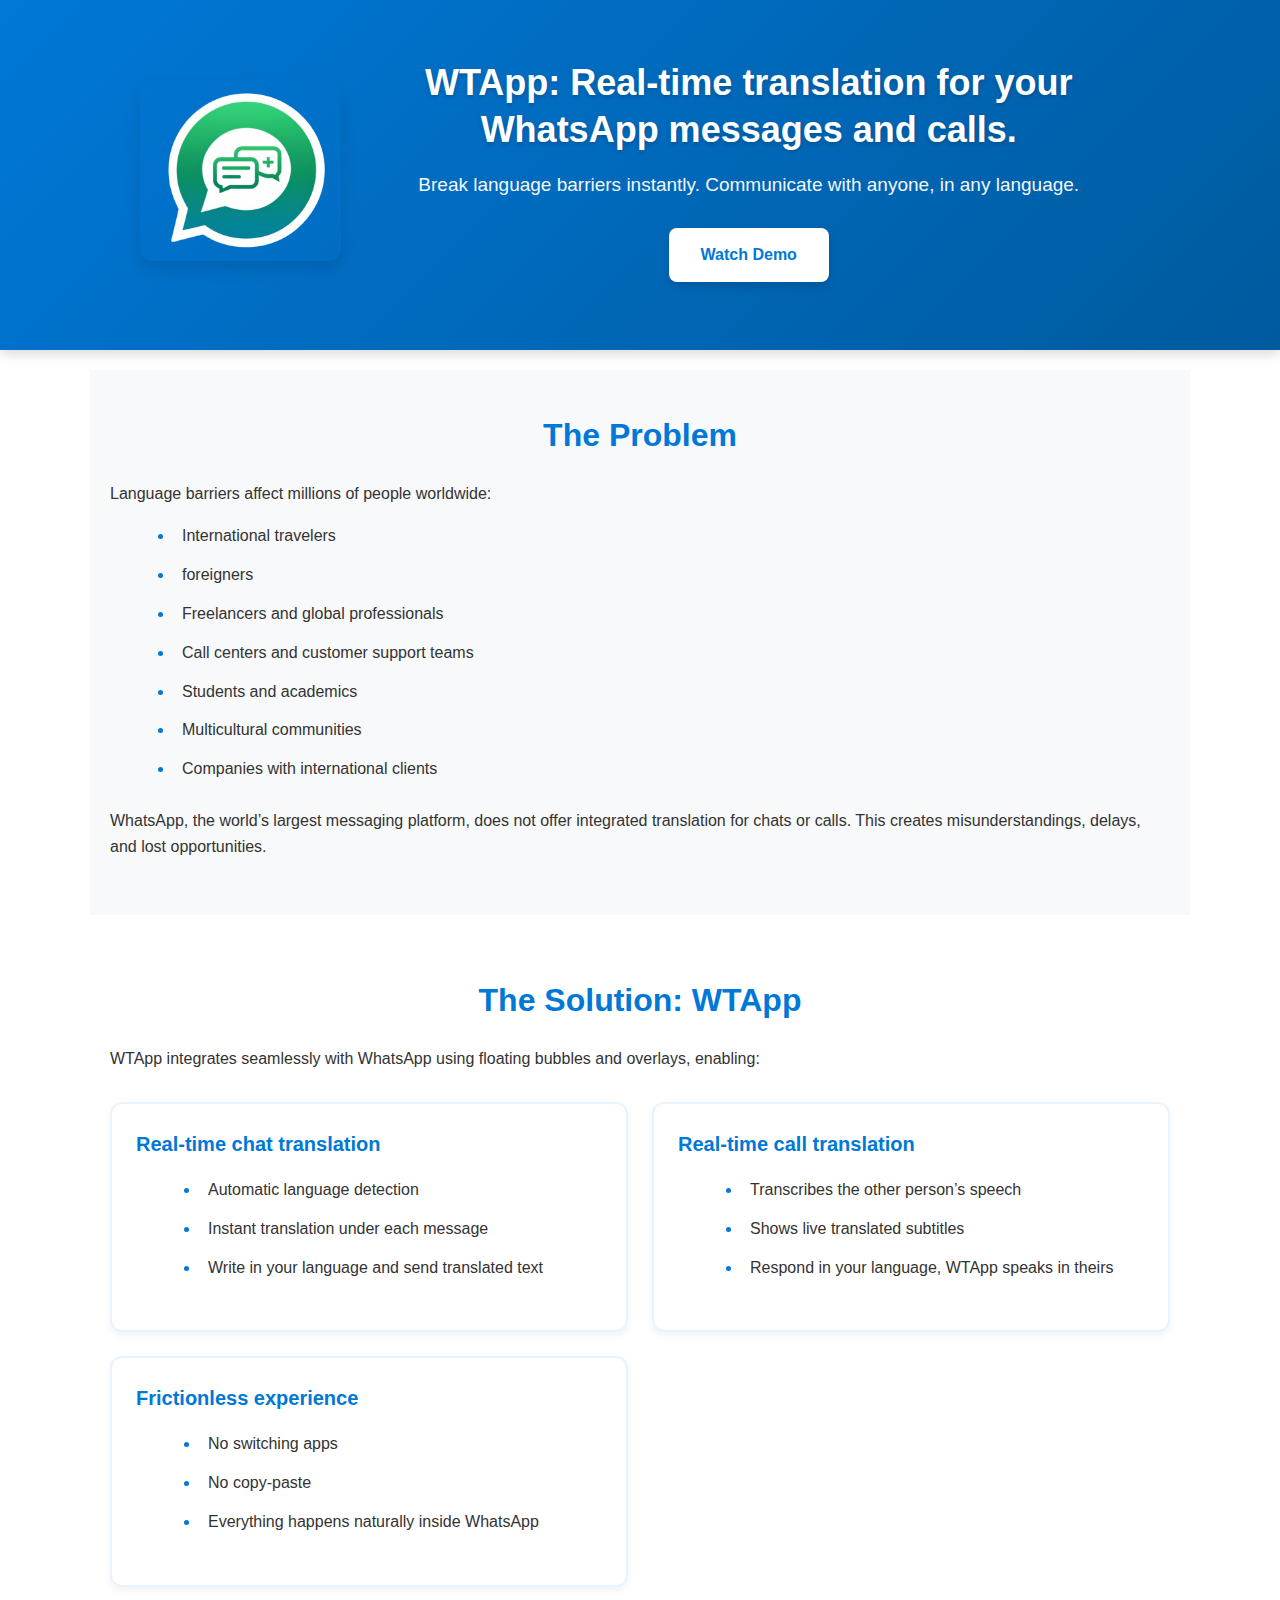
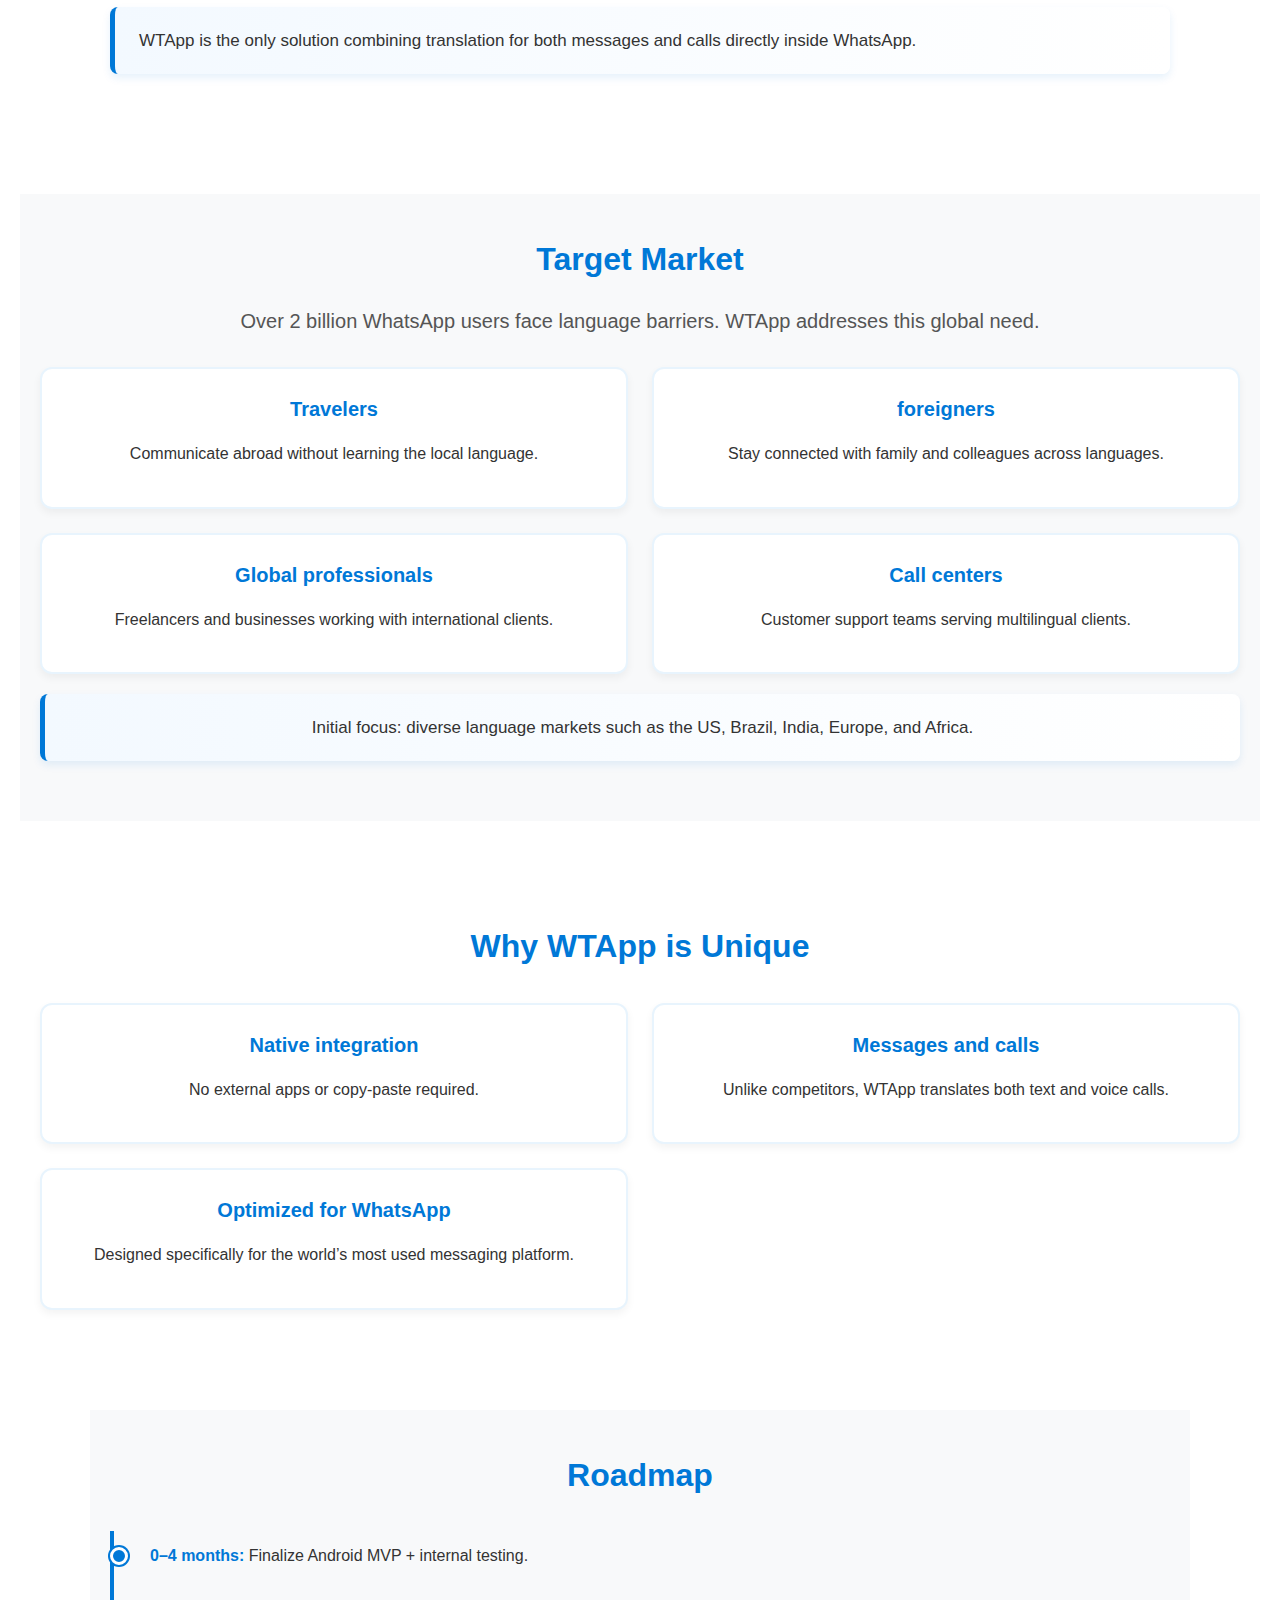
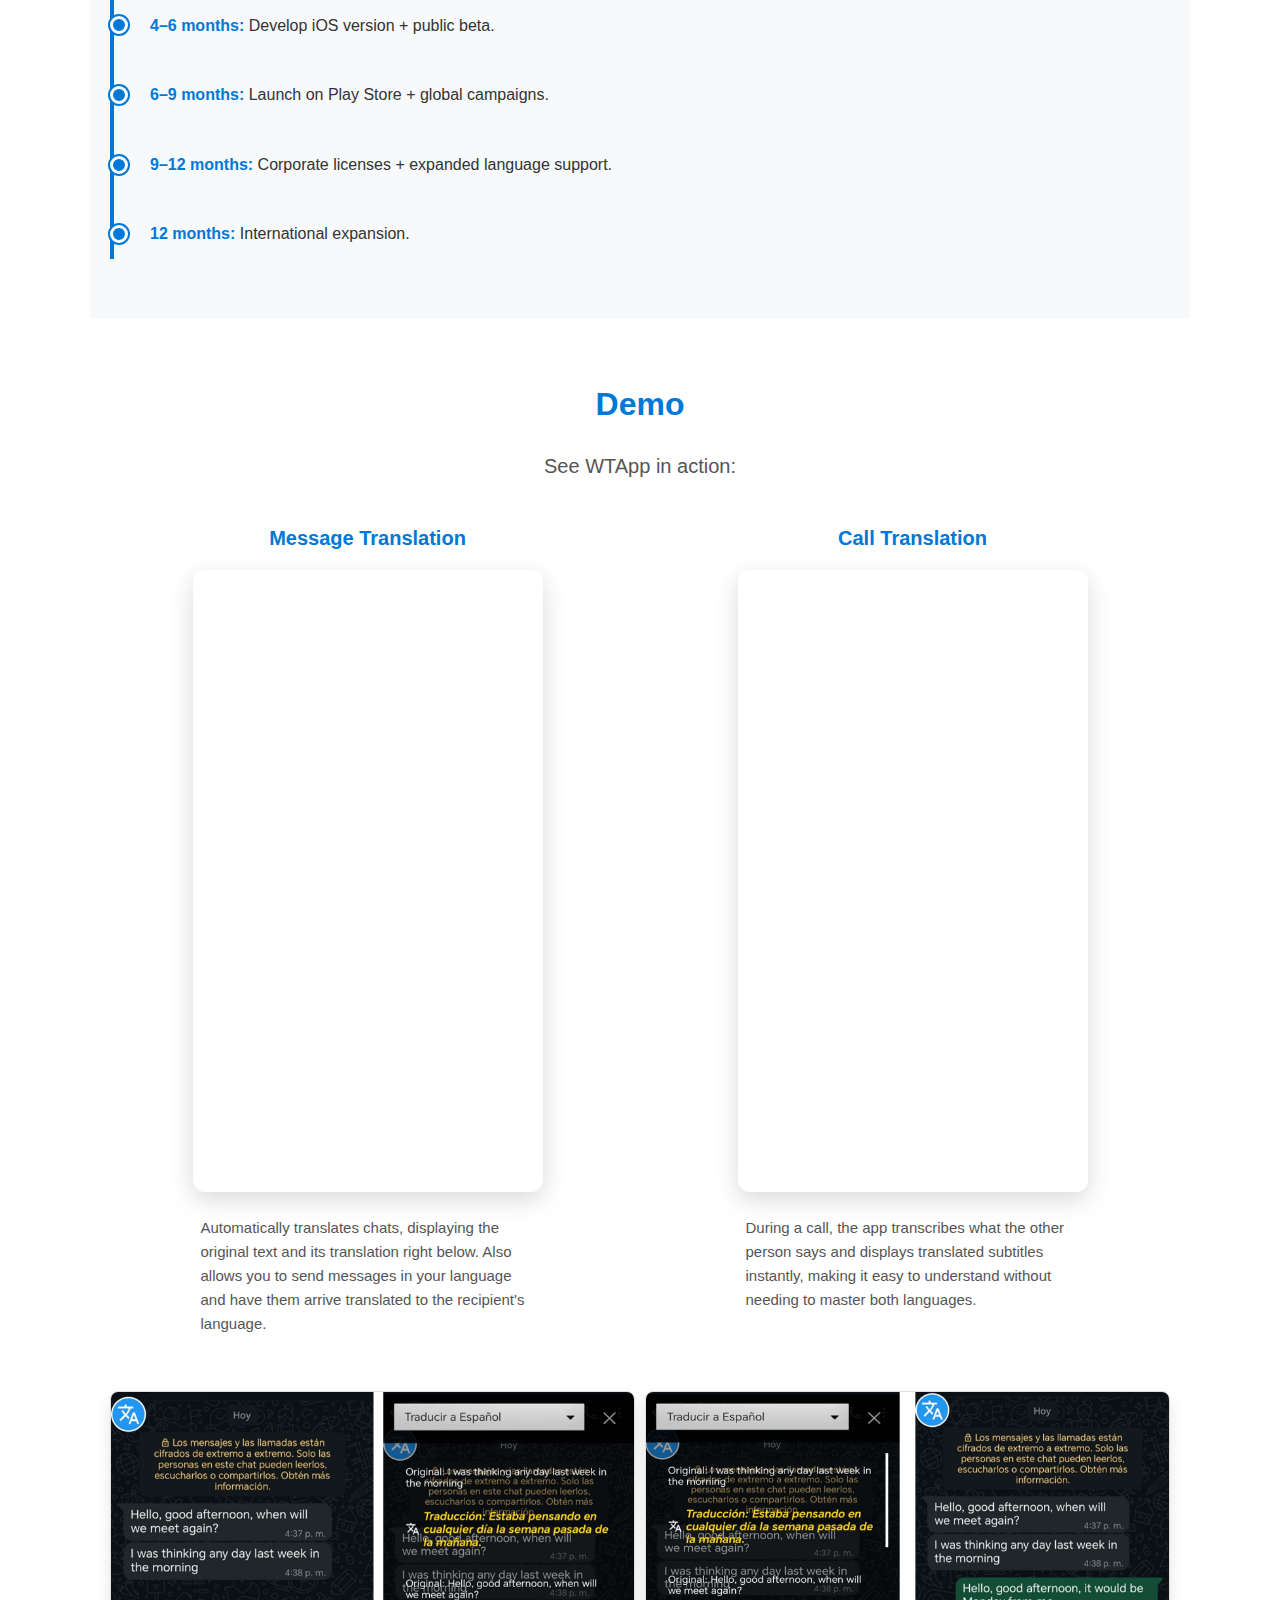
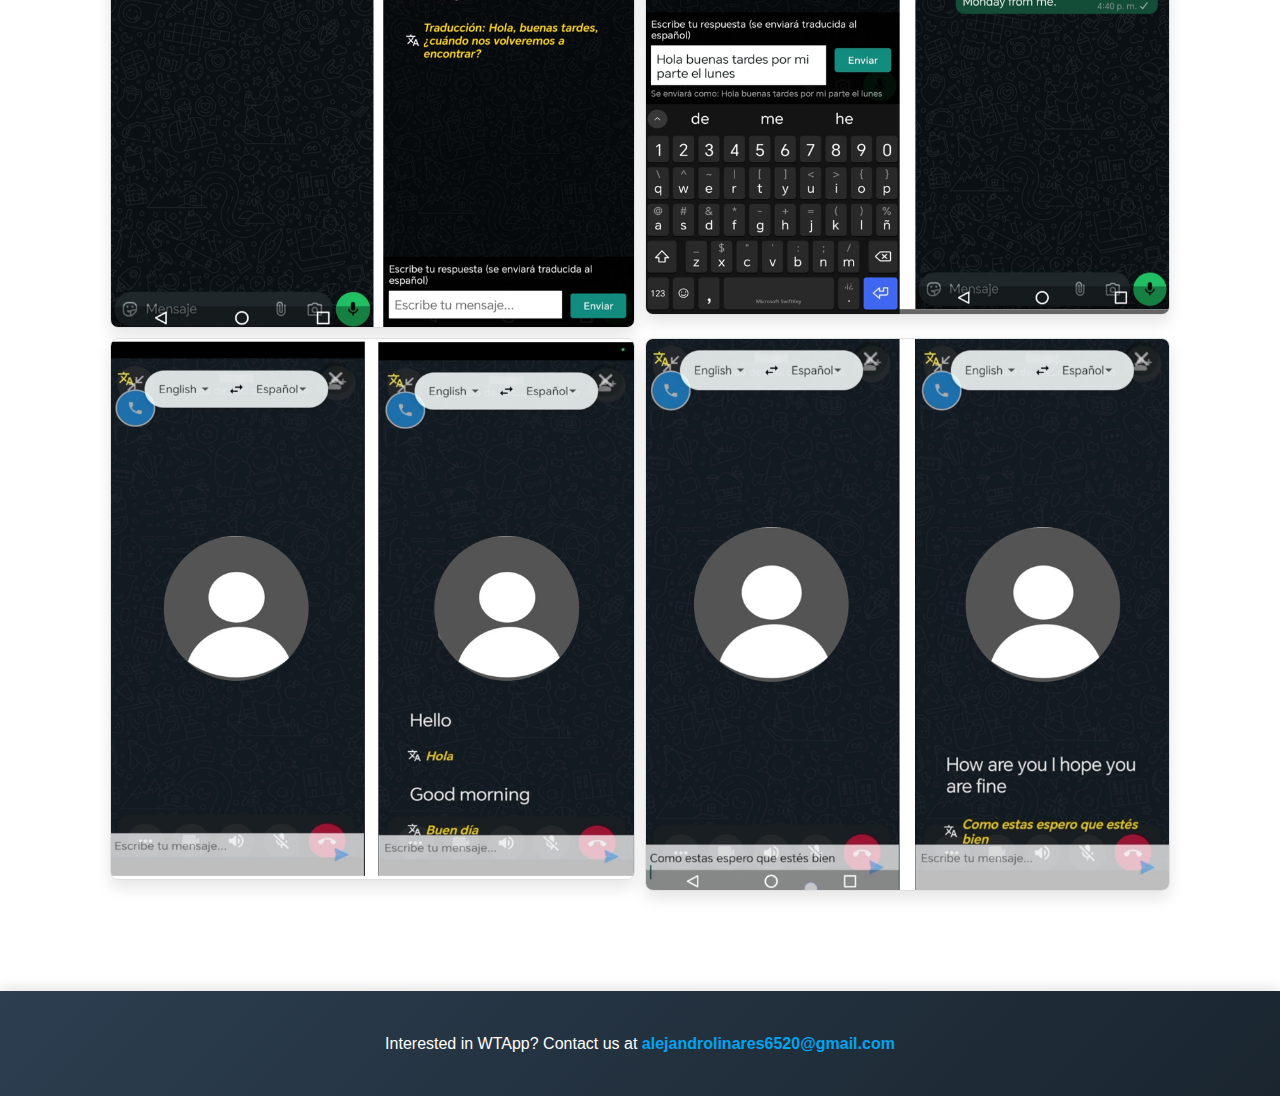
<file: index.html>
<!DOCTYPE html>
<html lang="en">
<head>
  <meta charset="UTF-8">
  <title>WTApp - Real-time Translation for WhatsApp</title>
  <link rel="stylesheet" href="style.css">
</head>
<body>
  <!-- Hero Section -->
  <header class="hero">
    <div class="hero-inner">
      <div class="hero-brand">
        <img class="logo" src="imagenes/wtapp_logo.png" alt="WTApp Logo">
      </div>
      <div class="hero-content">
        <h1>WTApp: Real-time translation for your WhatsApp messages and calls.</h1>
        <p class="hero-subtitle">Break language barriers instantly. Communicate with anyone, in any language.</p>
        <div class="actions">
          <a class="btn btn-primary" href="#demo">Watch Demo</a>
        </div>
      </div>
    </div>
  </header>

  <!-- Problem -->
  <section id="problem" class="problem">
    <h2>The Problem</h2>
    <p>Language barriers affect millions of people worldwide:</p>
    <ul class="list">
      <li>International travelers</li>
      <li>foreigners</li>
      <li>Freelancers and global professionals</li>
      <li>Call centers and customer support teams</li>
      <li>Students and academics</li>
      <li>Multicultural communities</li>
      <li>Companies with international clients</li>
    </ul>
    <p>WhatsApp, the world’s largest messaging platform, does not offer integrated translation for chats or calls. This creates misunderstandings, delays, and lost opportunities.</p>
  </section>

  <!-- Solution -->
  <section id="solution" class="solution">
    <h2>The Solution: WTApp</h2>
    <p>WTApp integrates seamlessly with WhatsApp using floating bubbles and overlays, enabling:</p>
    <div class="features">
      <div class="feature">
        <h3>Real-time chat translation</h3>
        <ul class="list">
          <li>Automatic language detection</li>
          <li>Instant translation under each message</li>
          <li>Write in your language and send translated text</li>
        </ul>
      </div>
      <div class="feature">
        <h3>Real-time call translation</h3>
        <ul class="list">
          <li>Transcribes the other person’s speech</li>
          <li>Shows live translated subtitles</li>
          <li>Respond in your language, WTApp speaks in theirs</li>
        </ul>
      </div>
      <div class="feature">
        <h3>Frictionless experience</h3>
        <ul class="list">
          <li>No switching apps</li>
          <li>No copy-paste</li>
          <li>Everything happens naturally inside WhatsApp</li>
        </ul>
      </div>
    </div>
    <p class="callout">WTApp is the only solution combining translation for both messages and calls directly inside WhatsApp.</p>
  </section>

  <!-- Market -->
  <section id="market" class="market">
    <h2>Target Market</h2>
    <p class="lead">Over 2 billion WhatsApp users face language barriers. WTApp addresses this global need.</p>
    <div class="features">
      <div class="feature">
        <h3>Travelers</h3>
        <p>Communicate abroad without learning the local language.</p>
      </div>
      <div class="feature">
        <h3>foreigners</h3>
        <p>Stay connected with family and colleagues across languages.</p>
      </div>
      <div class="feature">
        <h3>Global professionals</h3>
        <p>Freelancers and businesses working with international clients.</p>
      </div>
      <div class="feature">
        <h3>Call centers</h3>
        <p>Customer support teams serving multilingual clients.</p>
      </div>
    </div>
    <p class="callout">Initial focus: diverse language markets such as the US, Brazil, India, Europe, and Africa.</p>
  </section>

  <!-- Unique Value -->
  <section id="value" class="value">
    <h2>Why WTApp is Unique</h2>
    <div class="features">
      <div class="feature">
        <h3>Native integration</h3>
        <p>No external apps or copy-paste required.</p>
      </div>
      <div class="feature">
        <h3>Messages and calls</h3>
        <p>Unlike competitors, WTApp translates both text and voice calls.</p>
      </div>
      <div class="feature">
        <h3>Optimized for WhatsApp</h3>
        <p>Designed specifically for the world’s most used messaging platform.</p>
      </div>
    </div>
  </section>

  <!-- Roadmap -->
  <section id="roadmap" class="roadmap">
    <h2>Roadmap</h2>
    <div class="timeline">
      <div class="milestone"><span class="time">0–4 months:</span> Finalize Android MVP + internal testing.</div>
      <div class="milestone"><span class="time">4–6 months:</span> Develop iOS version + public beta.</div>
      <div class="milestone"><span class="time">6–9 months:</span> Launch on Play Store + global campaigns.</div>
      <div class="milestone"><span class="time">9–12 months:</span> Corporate licenses + expanded language support.</div>
      <div class="milestone"><span class="time">12 months:</span> International expansion.</div>
    </div>
  </section>

  <!-- Demo -->
  <section id="demo" class="demo">
    <h2>Demo</h2>
    <p class="lead">See WTApp in action:</p>
    <div class="videos-container">
      <div class="video-wrapper">
        <h3>Message Translation</h3>
        <iframe 
          class="demo-video-vertical" 
          src="https://drive.google.com/file/d/1S7H9HoHGeqkDxcLcTiPt3_Sln53ElydO/preview" 
          allow="autoplay"
          allowfullscreen>
        </iframe>
        <p class="video-description">Automatically translates chats, displaying the original text and its translation right below. Also allows you to send messages in your language and have them arrive translated to the recipient's language.</p>
      </div>
      <div class="video-wrapper">
        <h3>Call Translation</h3>
        <iframe 
          class="demo-video-vertical" 
          src="https://drive.google.com/file/d/1-Crr1tue25BqDi5QnIhADU296Y-P-YiW/preview" 
          allow="autoplay"
          allowfullscreen>
        </iframe>
        <p class="video-description">During a call, the app transcribes what the other person says and displays translated subtitles instantly, making it easy to understand without needing to master both languages.</p>
      </div>
    </div>
    <div class="gallery">
      <img class="thumb" src="imagenes/traducirchat1.png" alt="Chat translation example 1">
      <img class="thumb" src="imagenes/traducirchat2.png" alt="Chat translation example 2">
      <img class="thumb" src="imagenes/calltranslate1.png" alt="Call translation example 1">
      <img class="thumb" src="imagenes/calltranslate2.png" alt="Call translation example 2">
    </div>
  </section>

  <!-- Contact -->
  <footer id="contact">
    <p>Interested in WTApp? Contact us at <a href="mailto:alejandrolinares6520@gmail.com">alejandrolinares6520@gmail.com</a></p>
  </footer>
</body>
</html>
</file>
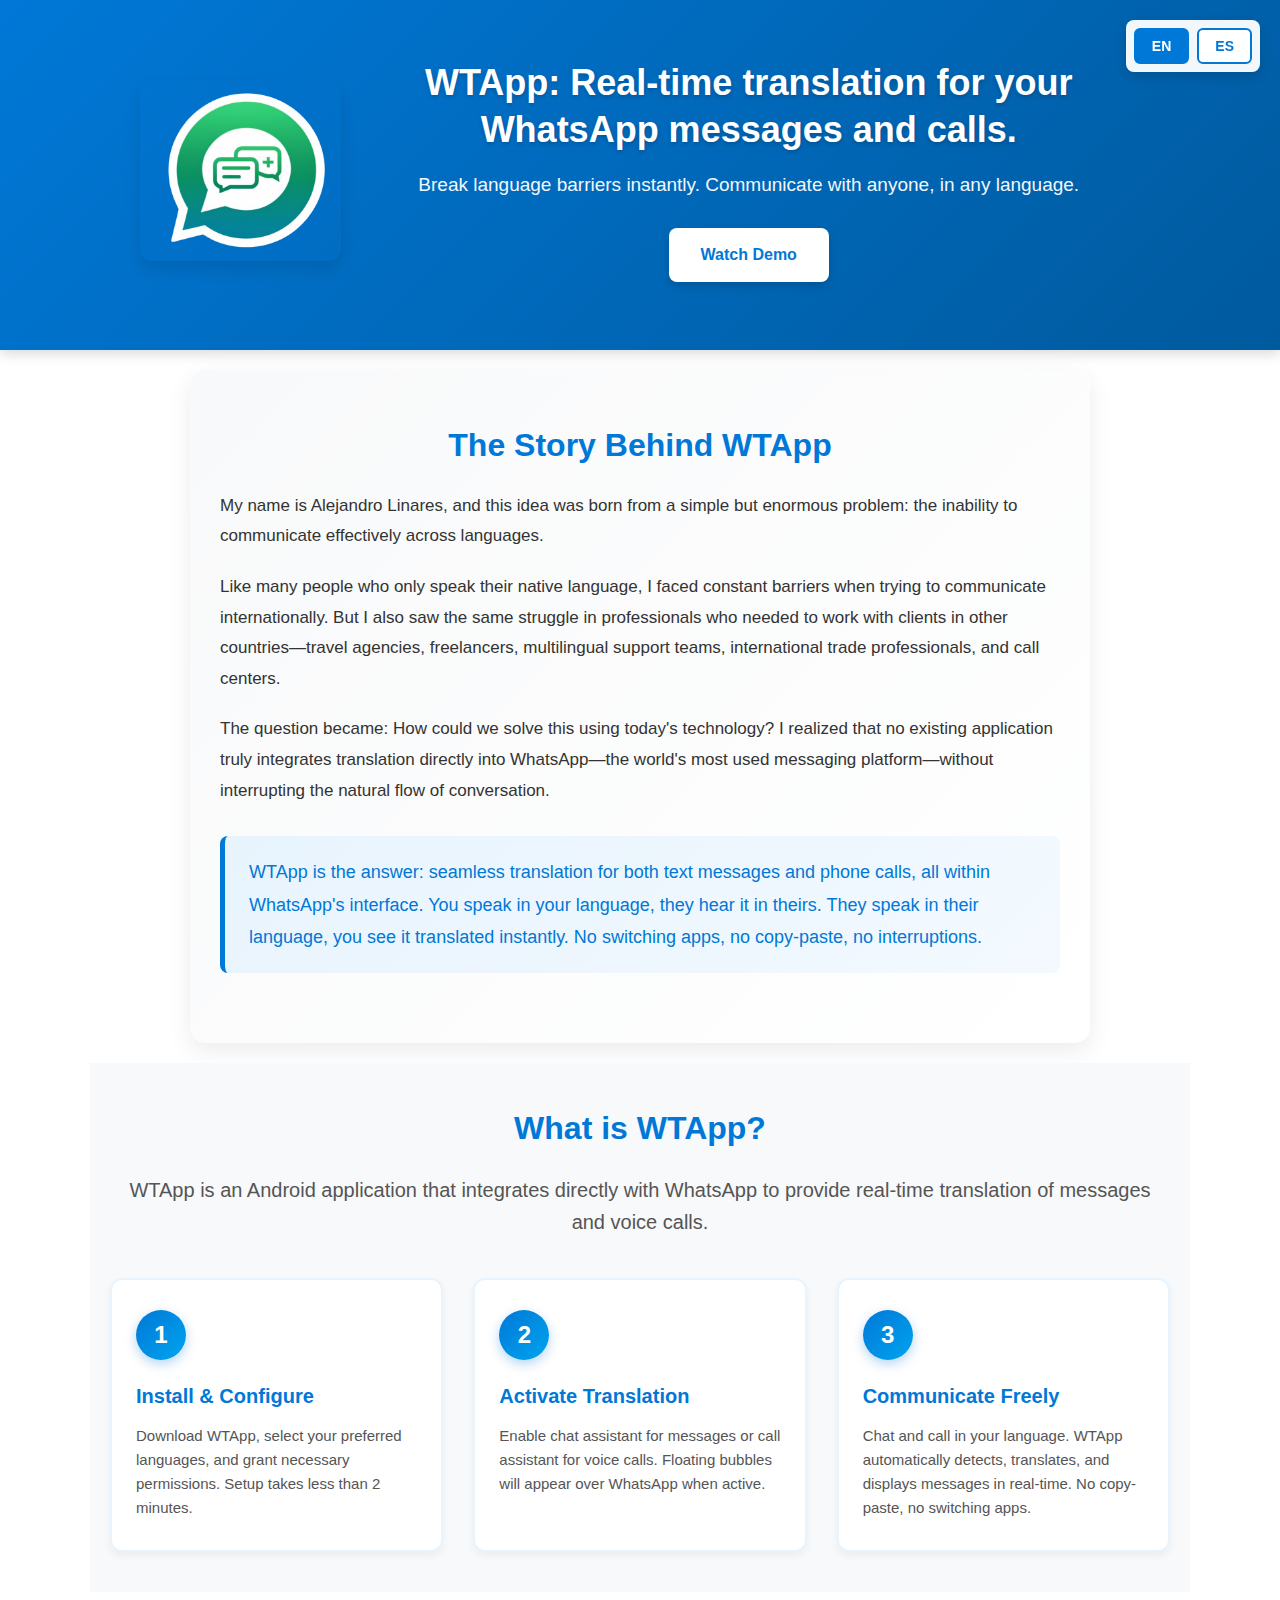
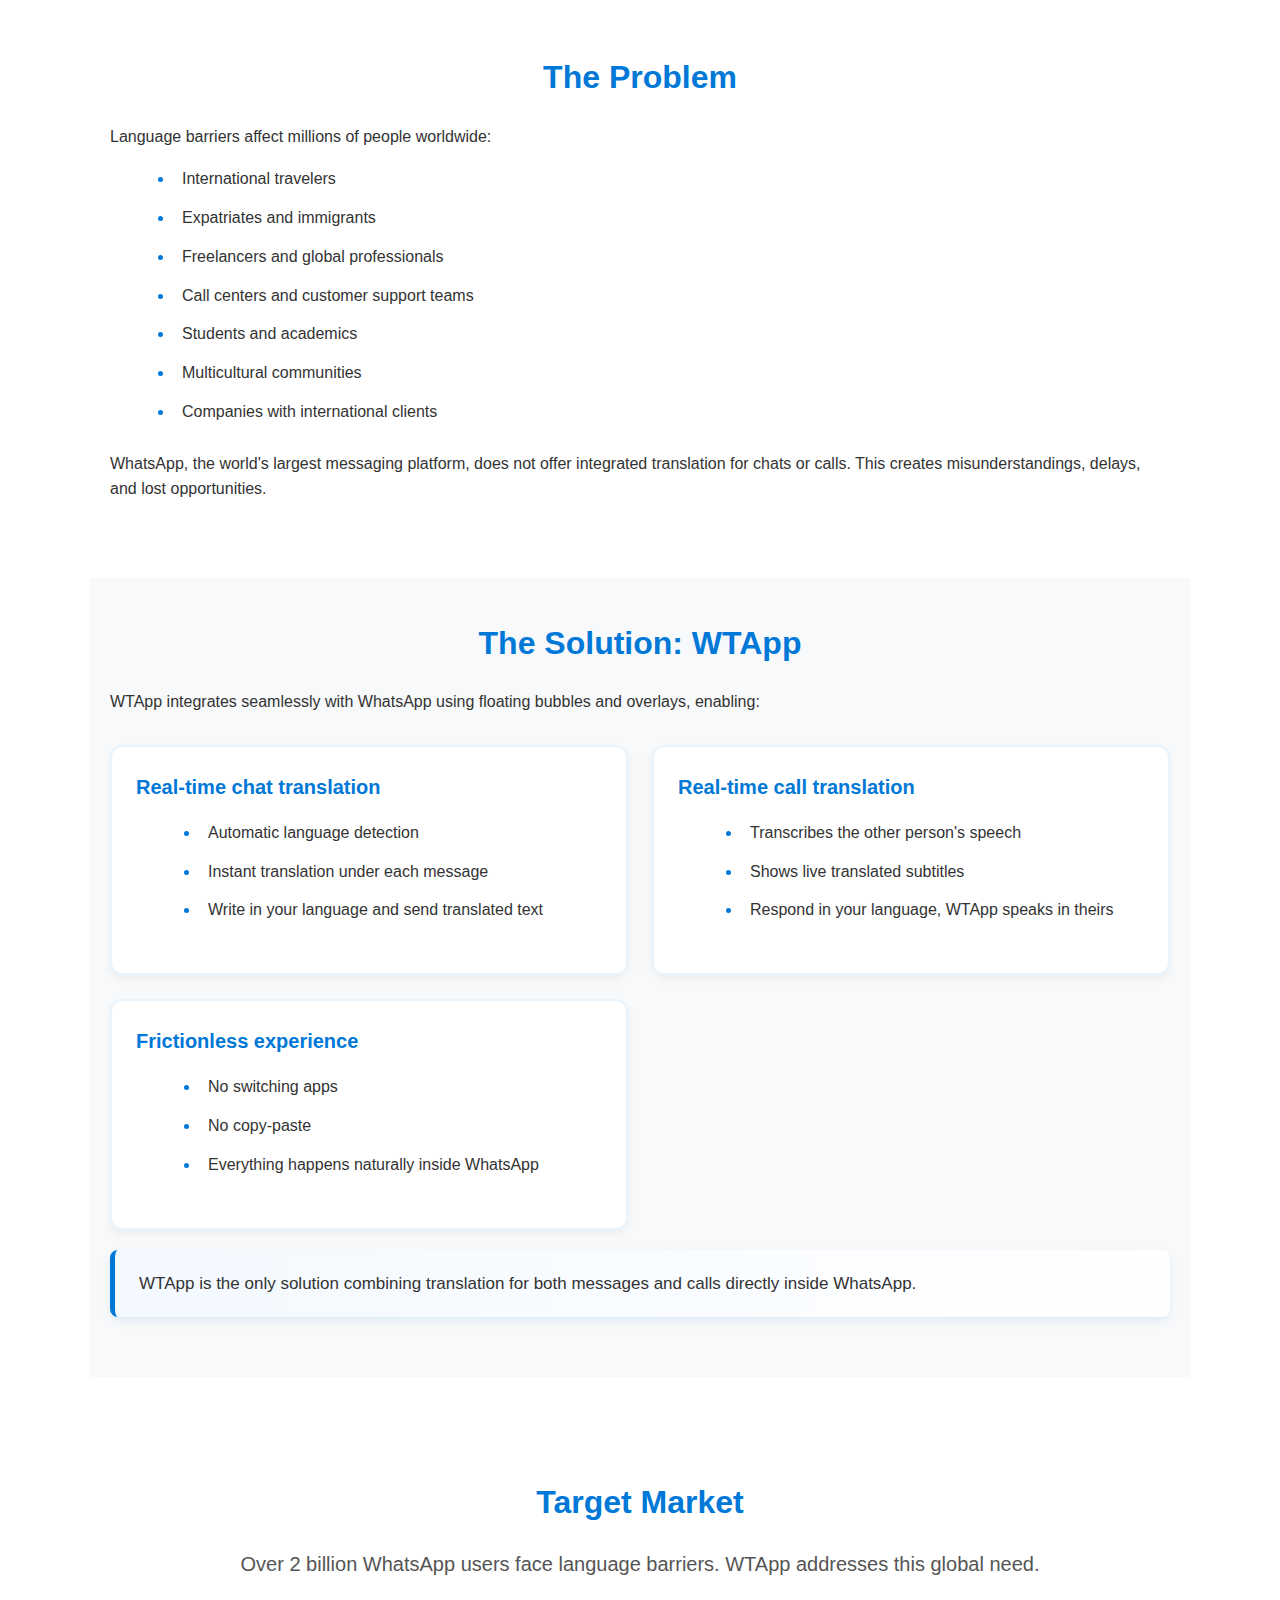
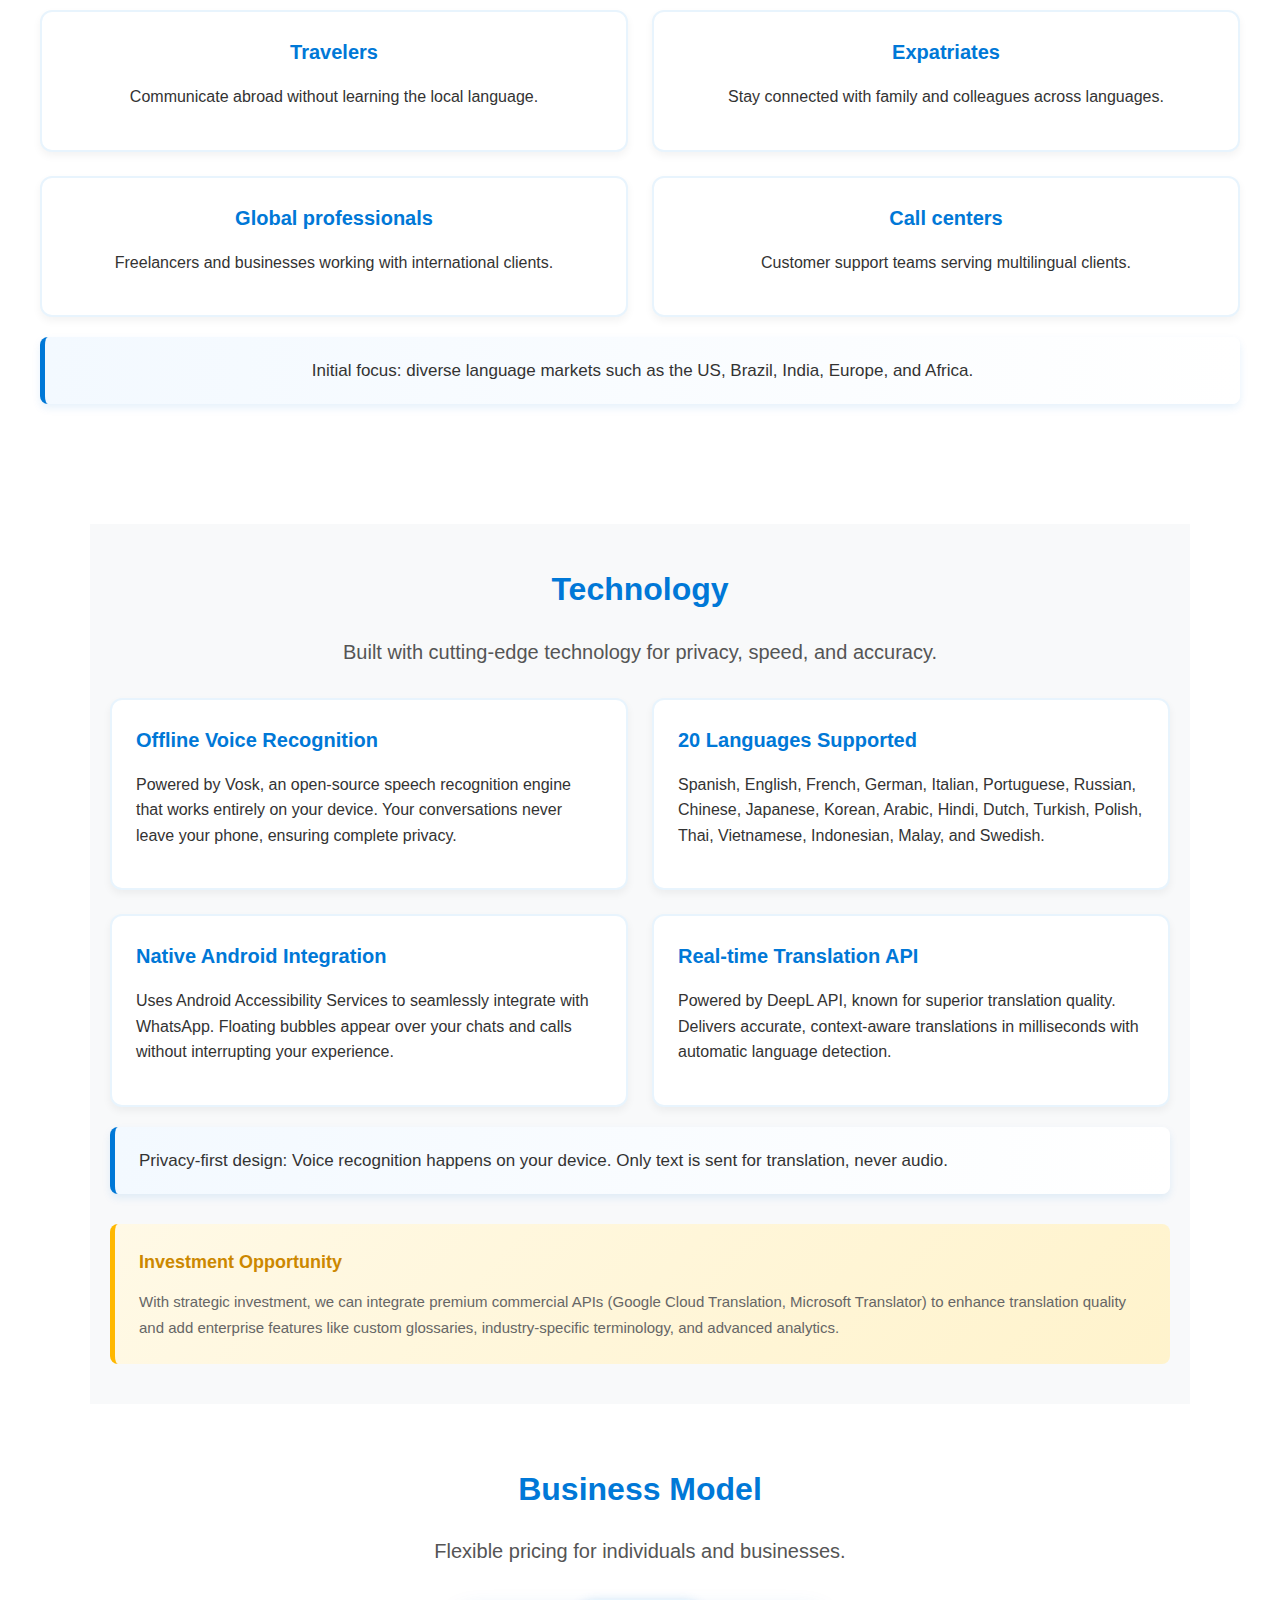
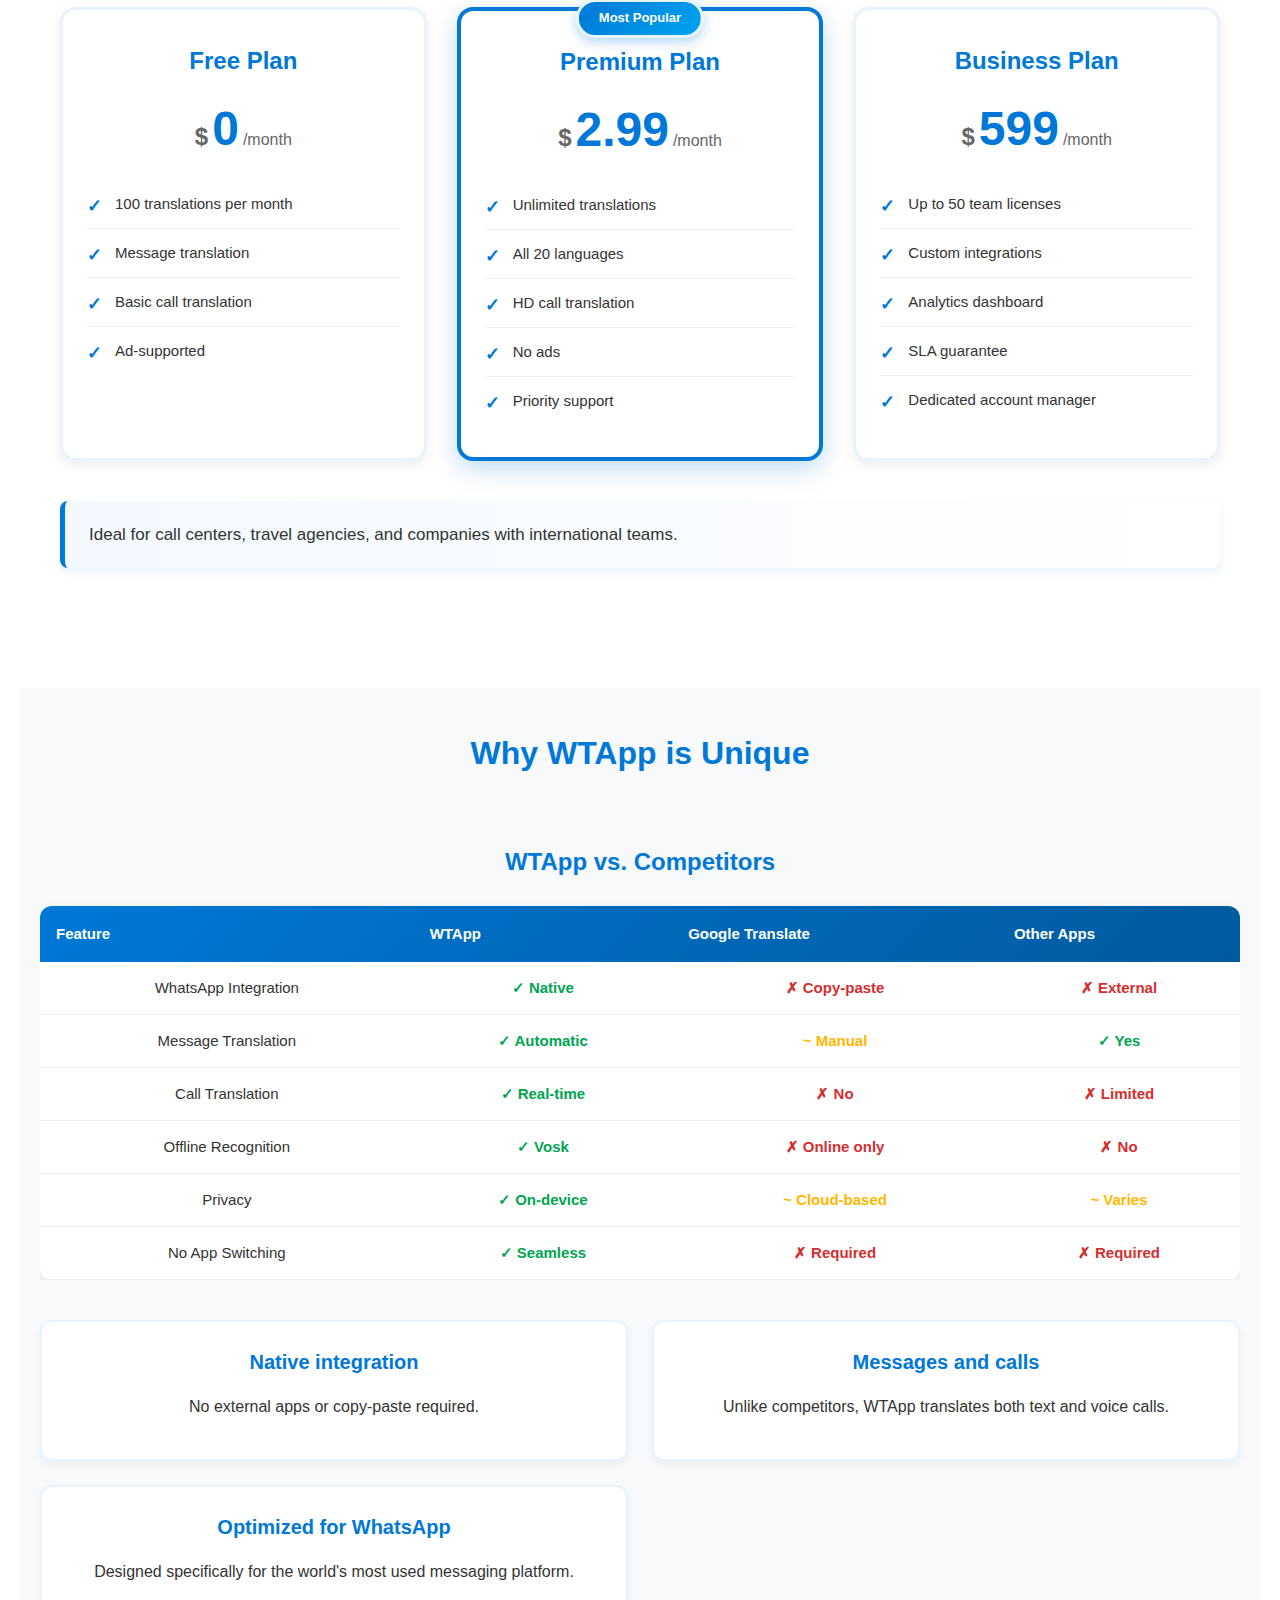
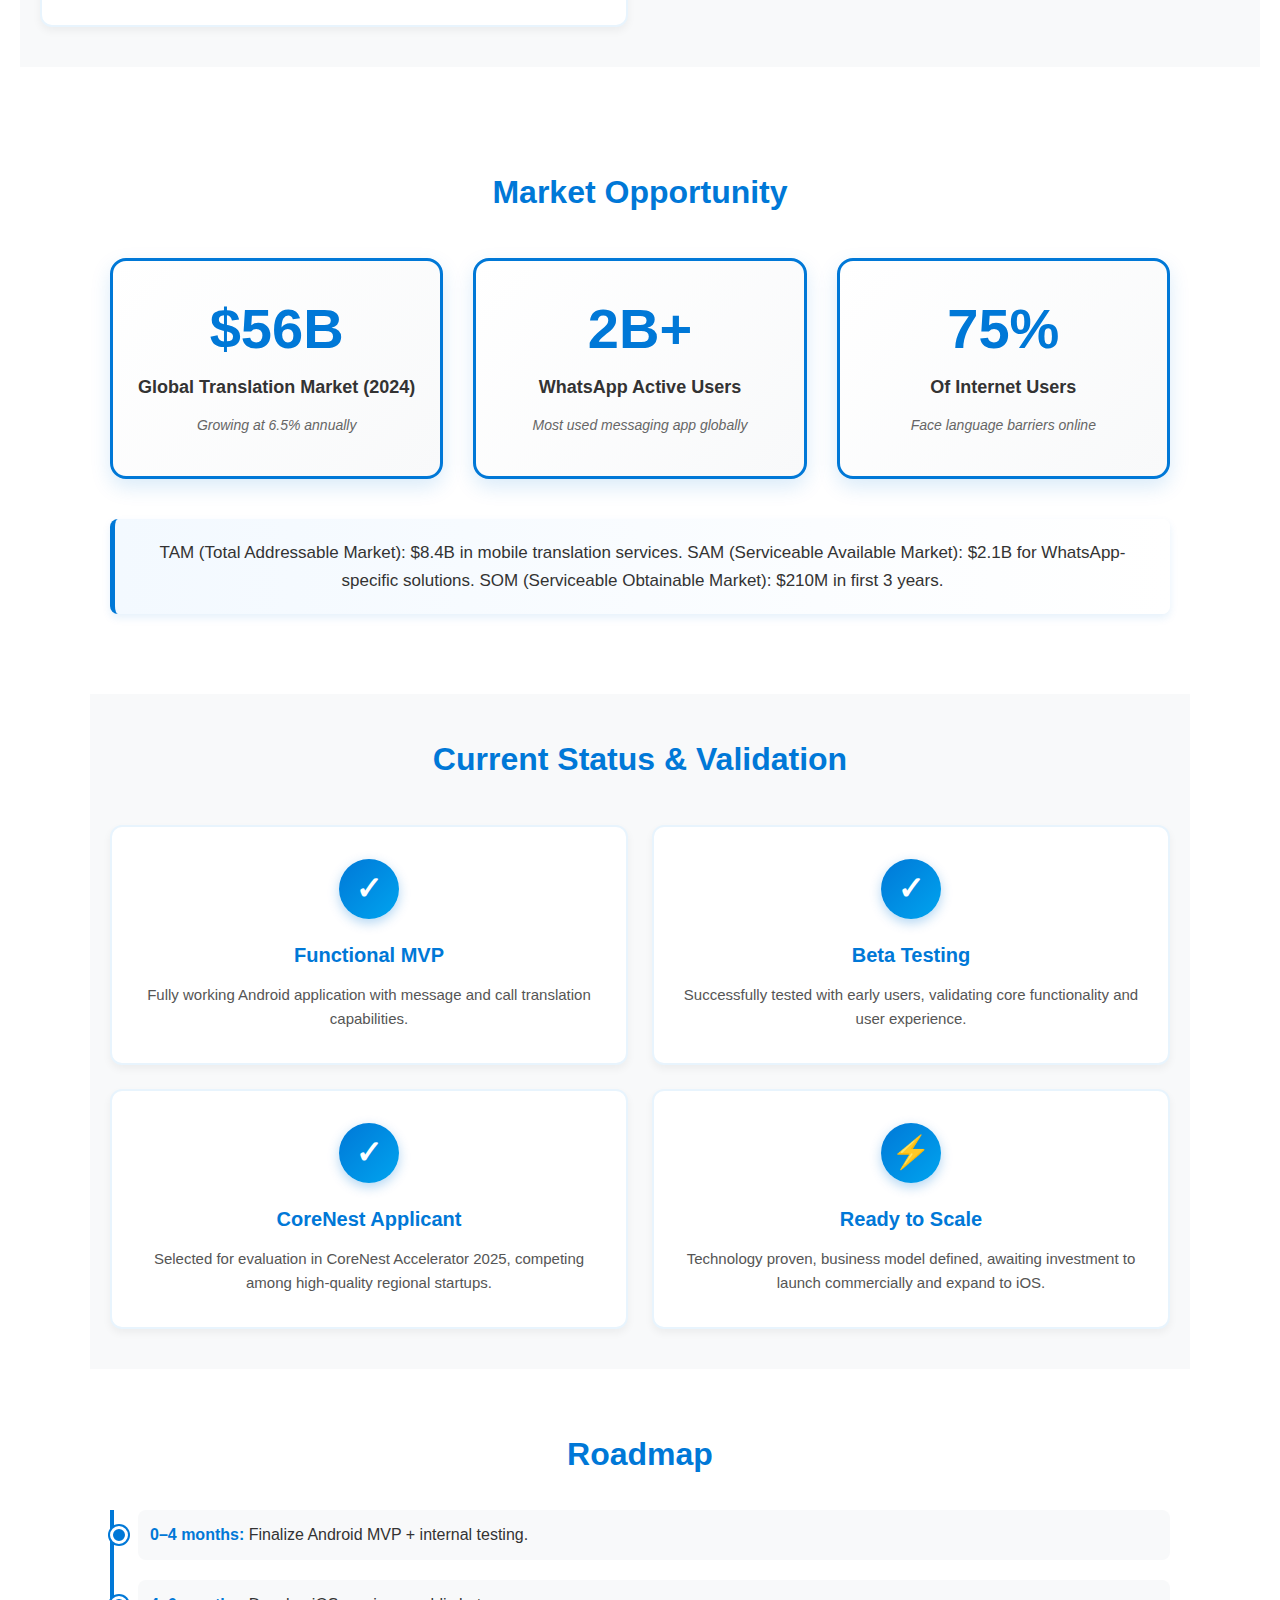
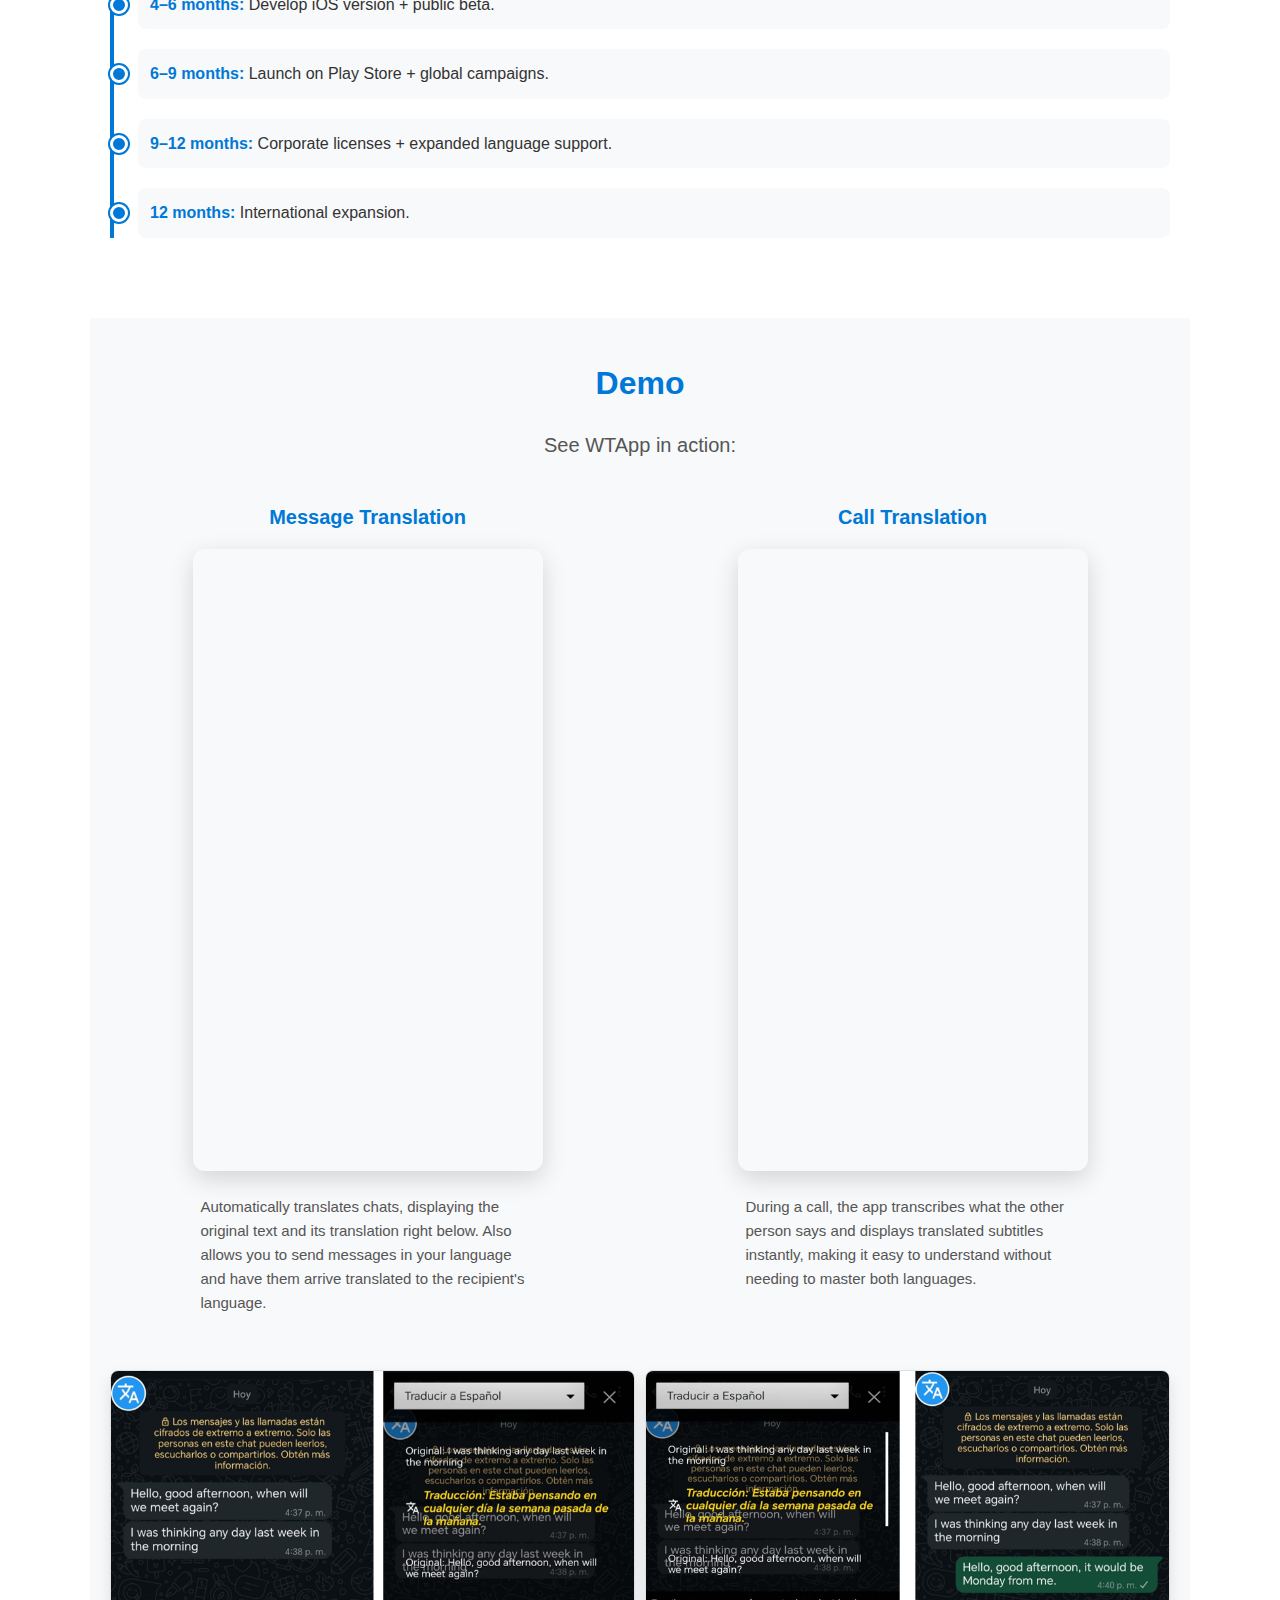
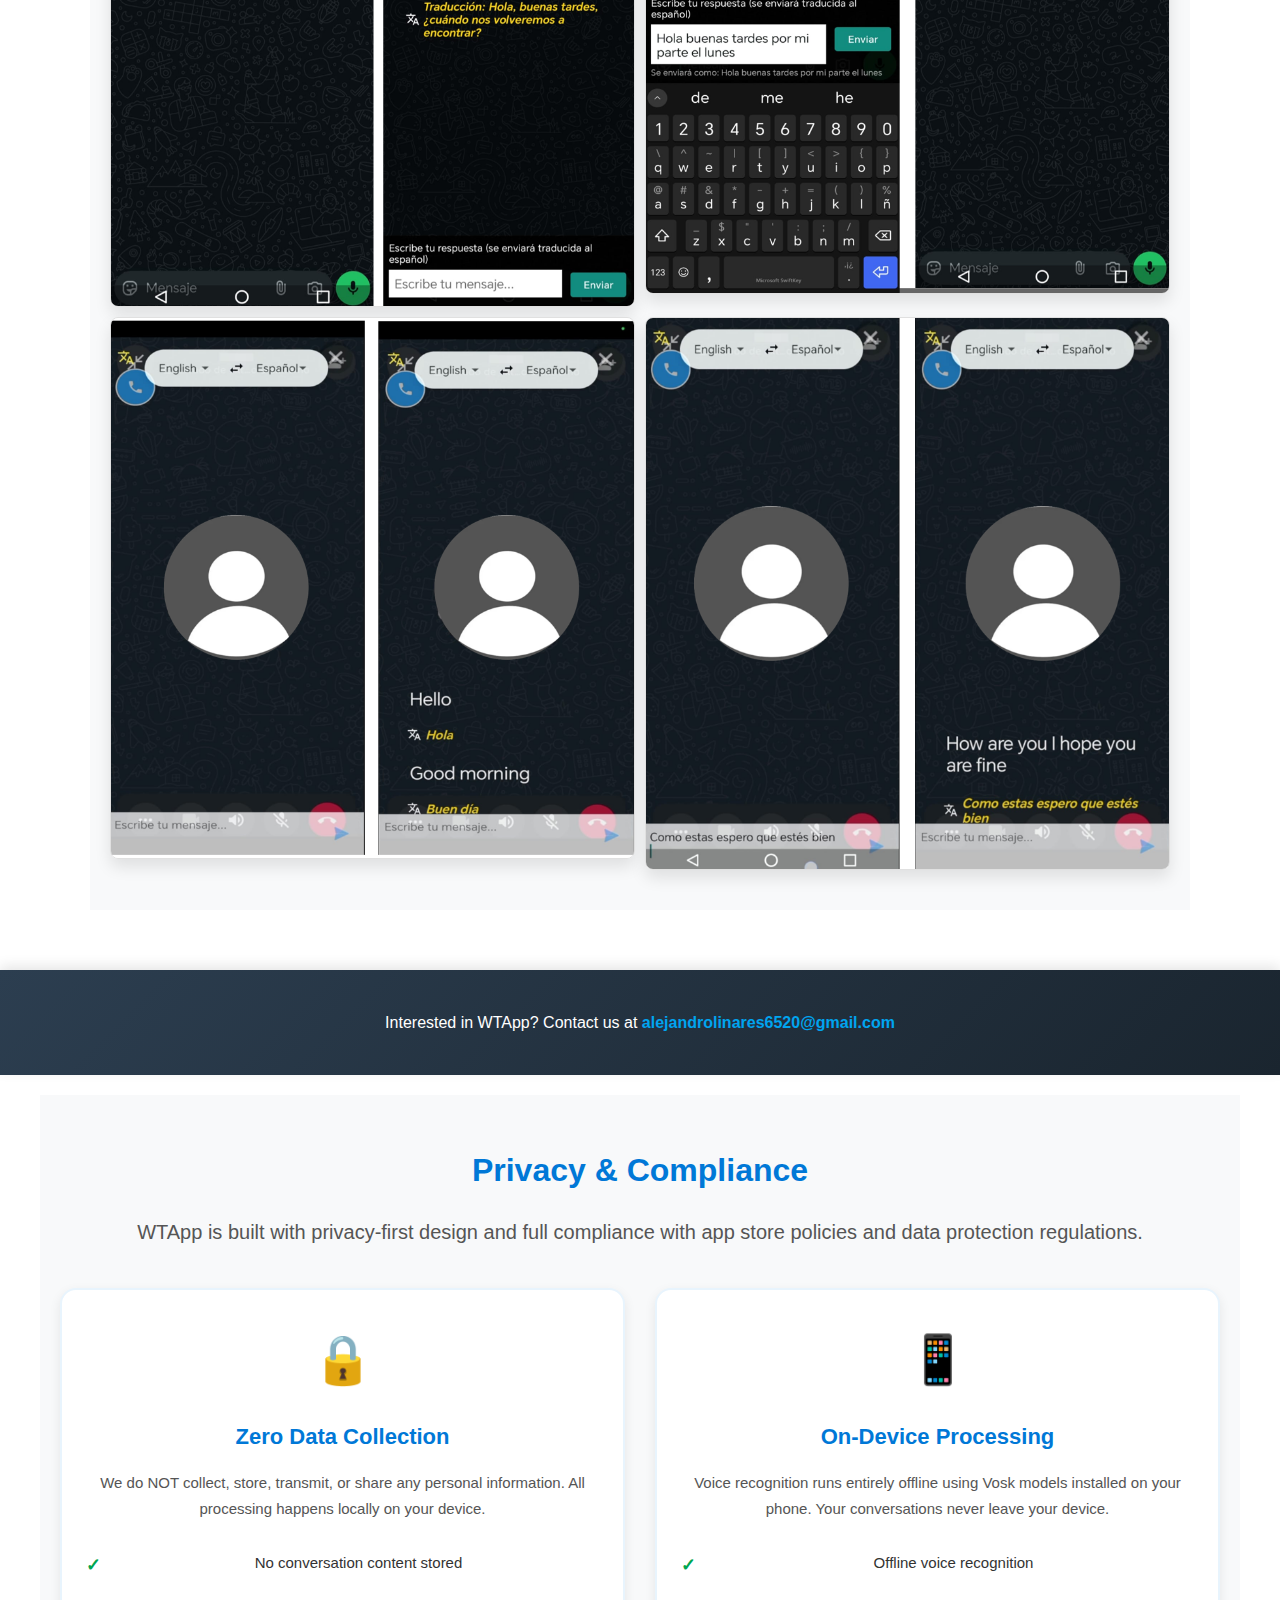
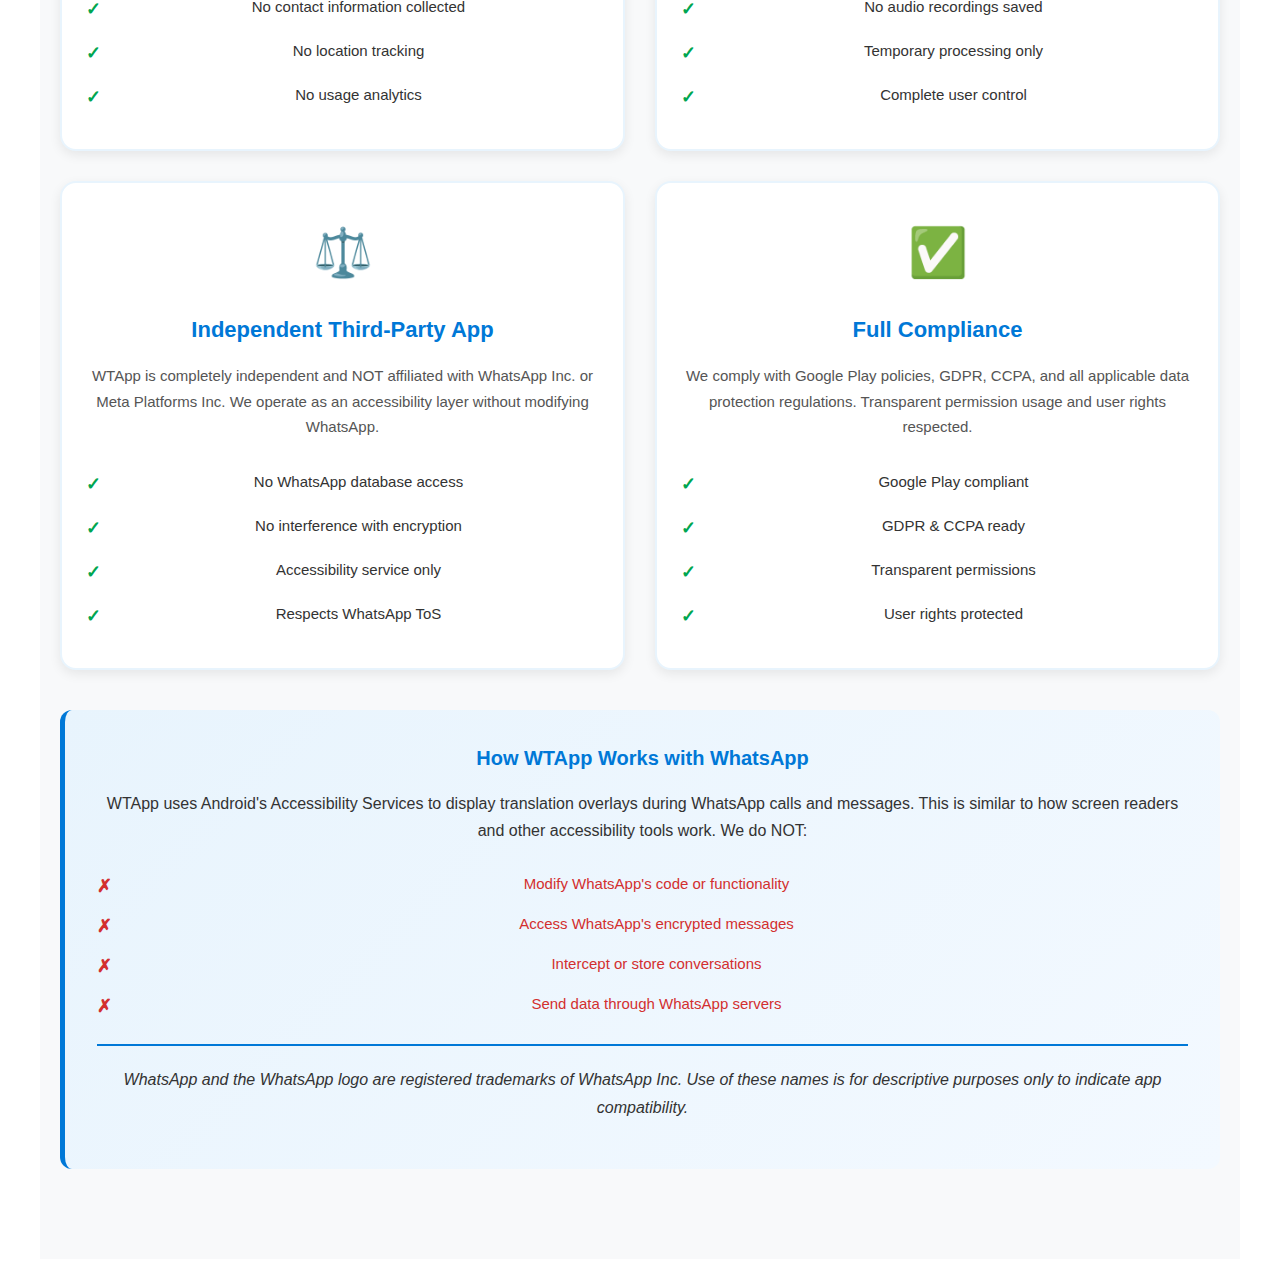
<file: WTApp_CoreNest/index.html>
<!DOCTYPE html>
<html lang="en">
<head>
  <meta charset="UTF-8">
  <title>WTApp - Real-time Translation for WhatsApp</title>
  <link rel="stylesheet" href="style.css">
</head>
<body>
  <!-- Language Switcher -->
  <div class="language-switcher">
    <button type="button" id="lang-en" class="lang-btn active" onclick="switchLanguage('en')">EN</button>
    <button type="button" id="lang-es" class="lang-btn" onclick="switchLanguage('es')">ES</button>
  </div>
  <!-- Hero Section -->
  <header class="hero">
    <div class="hero-inner">
      <div class="hero-brand">
        <img class="logo" src="imagenes/wtapp_logo.png" alt="WTApp Logo">
      </div>
      <div class="hero-content">
        <h1 data-en="WTApp: Real-time translation for your WhatsApp messages and calls." data-es="WTApp: Traducción en tiempo real para tus mensajes y llamadas de WhatsApp.">WTApp: Real-time translation for your WhatsApp messages and calls.</h1>
        <p class="hero-subtitle" data-en="Break language barriers instantly. Communicate with anyone, in any language." data-es="Rompe las barreras del idioma al instante. Comunícate con cualquier persona, en cualquier idioma.">Break language barriers instantly. Communicate with anyone, in any language.</p>
        <div class="actions">
          <a class="btn btn-primary" href="#demo" data-en="Watch Demo" data-es="Ver Demo">Watch Demo</a>
        </div>
      </div>
    </div>
  </header>

  <!-- Founder Story -->
  <section id="story" class="story">
    <h2 data-en="The Story Behind WTApp" data-es="La Historia Detrás de WTApp">The Story Behind WTApp</h2>
    <div class="story-content">
      <p data-en="My name is Alejandro Linares, and this idea was born from a simple but enormous problem: the inability to communicate effectively across languages." data-es="Mi nombre es Alejandro Linares, y esta idea nació de un problema simple pero enorme: la incapacidad de comunicarse efectivamente a través de idiomas.">My name is Alejandro Linares, and this idea was born from a simple but enormous problem: the inability to communicate effectively across languages.</p>
      
      <p data-en="Like many people who only speak their native language, I faced constant barriers when trying to communicate internationally. But I also saw the same struggle in professionals who needed to work with clients in other countries—travel agencies, freelancers, multilingual support teams, international trade professionals, and call centers." data-es="Como muchas personas que solo hablan su idioma nativo, enfrenté barreras constantes al intentar comunicarme internacionalmente. Pero también vi la misma lucha en profesionales que necesitaban trabajar con clientes en otros países: agencias de viajes, freelancers, equipos de soporte multilingüe, profesionales de comercio exterior y call centers.">Like many people who only speak their native language, I faced constant barriers when trying to communicate internationally. But I also saw the same struggle in professionals who needed to work with clients in other countries—travel agencies, freelancers, multilingual support teams, international trade professionals, and call centers.</p>
      
      <p data-en="The question became: How could we solve this using today's technology? I realized that no existing application truly integrates translation directly into WhatsApp—the world's most used messaging platform—without interrupting the natural flow of conversation." data-es="La pregunta se convirtió en: ¿Cómo podríamos resolver esto usando la tecnología actual? Me di cuenta de que ninguna aplicación existente integra verdaderamente la traducción directamente en WhatsApp, la plataforma de mensajería más usada del mundo, sin interrumpir el flujo natural de la conversación.">The question became: How could we solve this using today's technology? I realized that no existing application truly integrates translation directly into WhatsApp—the world's most used messaging platform—without interrupting the natural flow of conversation.</p>
      
      <p class="highlight" data-en="WTApp is the answer: seamless translation for both text messages and phone calls, all within WhatsApp's interface. You speak in your language, they hear it in theirs. They speak in their language, you see it translated instantly. No switching apps, no copy-paste, no interruptions." data-es="WTApp es la respuesta: traducción perfecta tanto para mensajes de texto como para llamadas telefónicas, todo dentro de la interfaz de WhatsApp. Hablas en tu idioma, ellos lo escuchan en el suyo. Ellos hablan en su idioma, tú lo ves traducido instantáneamente. Sin cambiar de aplicación, sin copiar y pegar, sin interrupciones.">WTApp is the answer: seamless translation for both text messages and phone calls, all within WhatsApp's interface. You speak in your language, they hear it in theirs. They speak in their language, you see it translated instantly. No switching apps, no copy-paste, no interruptions.</p>
    </div>
  </section>

  <!-- What is WTApp -->
  <section id="about" class="about">
    <h2 data-en="What is WTApp?" data-es="¿Qué es WTApp?">What is WTApp?</h2>
    <p class="lead" data-en="WTApp is an Android application that integrates directly with WhatsApp to provide real-time translation of messages and voice calls." data-es="WTApp es una aplicación Android que se integra directamente con WhatsApp para proporcionar traducción en tiempo real de mensajes y llamadas de voz.">WTApp is an Android application that integrates directly with WhatsApp to provide real-time translation of messages and voice calls.</p>
    
    <div class="how-it-works">
      <div class="work-item">
        <div class="work-number">1</div>
        <h3 data-en="Install & Configure" data-es="Instalar y Configurar">Install & Configure</h3>
        <p data-en="Download WTApp, select your preferred languages, and grant necessary permissions. Setup takes less than 2 minutes." data-es="Descarga WTApp, selecciona tus idiomas preferidos y otorga los permisos necesarios. La configuración toma menos de 2 minutos.">Download WTApp, select your preferred languages, and grant necessary permissions. Setup takes less than 2 minutes.</p>
      </div>
      <div class="work-item">
        <div class="work-number">2</div>
        <h3 data-en="Activate Translation" data-es="Activar Traducción">Activate Translation</h3>
        <p data-en="Enable chat assistant for messages or call assistant for voice calls. Floating bubbles will appear over WhatsApp when active." data-es="Activa el asistente de chat para mensajes o el asistente de llamadas para llamadas de voz. Aparecerán burbujas flotantes sobre WhatsApp cuando estén activas.">Enable chat assistant for messages or call assistant for voice calls. Floating bubbles will appear over WhatsApp when active.</p>
      </div>
      <div class="work-item">
        <div class="work-number">3</div>
        <h3 data-en="Communicate Freely" data-es="Comunícate Libremente">Communicate Freely</h3>
        <p data-en="Chat and call in your language. WTApp automatically detects, translates, and displays messages in real-time. No copy-paste, no switching apps." data-es="Chatea y llama en tu idioma. WTApp detecta, traduce y muestra mensajes automáticamente en tiempo real. Sin copiar y pegar, sin cambiar de aplicación.">Chat and call in your language. WTApp automatically detects, translates, and displays messages in real-time. No copy-paste, no switching apps.</p>
      </div>
    </div>
  </section>

  <!-- Problem -->
  <section id="problem" class="problem">
    <h2 data-en="The Problem" data-es="El Problema">The Problem</h2>
    <p data-en="Language barriers affect millions of people worldwide:" data-es="Las barreras del idioma afectan a millones de personas en todo el mundo:">Language barriers affect millions of people worldwide:</p>
    <ul class="list">
      <li data-en="International travelers" data-es="Viajeros internacionales">International travelers</li>
      <li data-en="Expatriates and immigrants" data-es="Expatriados e inmigrantes">Expatriates and immigrants</li>
      <li data-en="Freelancers and global professionals" data-es="Freelancers y profesionales globales">Freelancers and global professionals</li>
      <li data-en="Call centers and customer support teams" data-es="Call centers y equipos de atención al cliente">Call centers and customer support teams</li>
      <li data-en="Students and academics" data-es="Estudiantes y académicos">Students and academics</li>
      <li data-en="Multicultural communities" data-es="Comunidades multiculturales">Multicultural communities</li>
      <li data-en="Companies with international clients" data-es="Empresas con clientes internacionales">Companies with international clients</li>
    </ul>
    <p data-en="WhatsApp, the world's largest messaging platform, does not offer integrated translation for chats or calls. This creates misunderstandings, delays, and lost opportunities." data-es="WhatsApp, la plataforma de mensajería más grande del mundo, no ofrece traducción integrada para chats o llamadas. Esto crea malentendidos, retrasos y oportunidades perdidas.">WhatsApp, the world's largest messaging platform, does not offer integrated translation for chats or calls. This creates misunderstandings, delays, and lost opportunities.</p>
  </section>

  <!-- Solution -->
  <section id="solution" class="solution">
    <h2 data-en="The Solution: WTApp" data-es="La Solución: WTApp">The Solution: WTApp</h2>
    <p data-en="WTApp integrates seamlessly with WhatsApp using floating bubbles and overlays, enabling:" data-es="WTApp se integra perfectamente con WhatsApp usando burbujas flotantes y superposiciones, permitiendo:">WTApp integrates seamlessly with WhatsApp using floating bubbles and overlays, enabling:</p>
    <div class="features">
      <div class="feature">
        <h3 data-en="Real-time chat translation" data-es="Traducción de chats en tiempo real">Real-time chat translation</h3>
        <ul class="list">
          <li data-en="Automatic language detection" data-es="Detección automática de idioma">Automatic language detection</li>
          <li data-en="Instant translation under each message" data-es="Traducción instantánea debajo de cada mensaje">Instant translation under each message</li>
          <li data-en="Write in your language and send translated text" data-es="Escribe en tu idioma y envía texto traducido">Write in your language and send translated text</li>
        </ul>
      </div>
      <div class="feature">
        <h3 data-en="Real-time call translation" data-es="Traducción de llamadas en tiempo real">Real-time call translation</h3>
        <ul class="list">
          <li data-en="Transcribes the other person's speech" data-es="Transcribe el habla de la otra persona">Transcribes the other person's speech</li>
          <li data-en="Shows live translated subtitles" data-es="Muestra subtítulos traducidos en vivo">Shows live translated subtitles</li>
          <li data-en="Respond in your language, WTApp speaks in theirs" data-es="Responde en tu idioma, WTApp habla en el suyo">Respond in your language, WTApp speaks in theirs</li>
        </ul>
      </div>
      <div class="feature">
        <h3 data-en="Frictionless experience" data-es="Experiencia sin fricciones">Frictionless experience</h3>
        <ul class="list">
          <li data-en="No switching apps" data-es="Sin cambiar de aplicación">No switching apps</li>
          <li data-en="No copy-paste" data-es="Sin copiar y pegar">No copy-paste</li>
          <li data-en="Everything happens naturally inside WhatsApp" data-es="Todo sucede naturalmente dentro de WhatsApp">Everything happens naturally inside WhatsApp</li>
        </ul>
      </div>
    </div>
    <p class="callout" data-en="WTApp is the only solution combining translation for both messages and calls directly inside WhatsApp." data-es="WTApp es la única solución que combina traducción tanto para mensajes como para llamadas directamente dentro de WhatsApp.">WTApp is the only solution combining translation for both messages and calls directly inside WhatsApp.</p>
  </section>

  <!-- Market -->
  <section id="market" class="market">
    <h2 data-en="Target Market" data-es="Mercado Objetivo">Target Market</h2>
    <p class="lead" data-en="Over 2 billion WhatsApp users face language barriers. WTApp addresses this global need." data-es="Más de 2 mil millones de usuarios de WhatsApp enfrentan barreras del idioma. WTApp aborda esta necesidad global.">Over 2 billion WhatsApp users face language barriers. WTApp addresses this global need.</p>
    <div class="features">
      <div class="feature">
        <h3 data-en="Travelers" data-es="Viajeros">Travelers</h3>
        <p data-en="Communicate abroad without learning the local language." data-es="Comunícate en el extranjero sin aprender el idioma local.">Communicate abroad without learning the local language.</p>
      </div>
      <div class="feature">
        <h3 data-en="Expatriates" data-es="Expatriados">Expatriates</h3>
        <p data-en="Stay connected with family and colleagues across languages." data-es="Mantente conectado con familia y colegas a través de idiomas.">Stay connected with family and colleagues across languages.</p>
      </div>
      <div class="feature">
        <h3 data-en="Global professionals" data-es="Profesionales globales">Global professionals</h3>
        <p data-en="Freelancers and businesses working with international clients." data-es="Freelancers y empresas trabajando con clientes internacionales.">Freelancers and businesses working with international clients.</p>
      </div>
      <div class="feature">
        <h3 data-en="Call centers" data-es="Call centers">Call centers</h3>
        <p data-en="Customer support teams serving multilingual clients." data-es="Equipos de atención al cliente sirviendo a clientes multilingües.">Customer support teams serving multilingual clients.</p>
      </div>
    </div>
    <p class="callout" data-en="Initial focus: diverse language markets such as the US, Brazil, India, Europe, and Africa." data-es="Enfoque inicial: mercados de idiomas diversos como EE.UU., Brasil, India, Europa y África.">Initial focus: diverse language markets such as the US, Brazil, India, Europe, and Africa.</p>
  </section>

  <!-- Technology -->
  <section id="technology" class="technology">
    <h2 data-en="Technology" data-es="Tecnología">Technology</h2>
    <p class="lead" data-en="Built with cutting-edge technology for privacy, speed, and accuracy." data-es="Construido con tecnología de vanguardia para privacidad, velocidad y precisión.">Built with cutting-edge technology for privacy, speed, and accuracy.</p>
    <div class="features">
      <div class="feature">
        <h3 data-en="Offline Voice Recognition" data-es="Reconocimiento de Voz Offline">Offline Voice Recognition</h3>
        <p data-en="Powered by Vosk, an open-source speech recognition engine that works entirely on your device. Your conversations never leave your phone, ensuring complete privacy." data-es="Impulsado por Vosk, un motor de reconocimiento de voz de código abierto que funciona completamente en tu dispositivo. Tus conversaciones nunca salen de tu teléfono, garantizando privacidad total.">Powered by Vosk, an open-source speech recognition engine that works entirely on your device. Your conversations never leave your phone, ensuring complete privacy.</p>
      </div>
      <div class="feature">
        <h3 data-en="20 Languages Supported" data-es="20 Idiomas Soportados">20 Languages Supported</h3>
        <p data-en="Spanish, English, French, German, Italian, Portuguese, Russian, Chinese, Japanese, Korean, Arabic, Hindi, Dutch, Turkish, Polish, Thai, Vietnamese, Indonesian, Malay, and Swedish." data-es="Español, Inglés, Francés, Alemán, Italiano, Portugués, Ruso, Chino, Japonés, Coreano, Árabe, Hindi, Neerlandés, Turco, Polaco, Tailandés, Vietnamita, Indonesio, Malayo y Sueco.">Spanish, English, French, German, Italian, Portuguese, Russian, Chinese, Japanese, Korean, Arabic, Hindi, Dutch, Turkish, Polish, Thai, Vietnamese, Indonesian, Malay, and Swedish.</p>
      </div>
      <div class="feature">
        <h3 data-en="Native Android Integration" data-es="Integración Nativa en Android">Native Android Integration</h3>
        <p data-en="Uses Android Accessibility Services to seamlessly integrate with WhatsApp. Floating bubbles appear over your chats and calls without interrupting your experience." data-es="Utiliza los Servicios de Accesibilidad de Android para integrarse perfectamente con WhatsApp. Las burbujas flotantes aparecen sobre tus chats y llamadas sin interrumpir tu experiencia.">Uses Android Accessibility Services to seamlessly integrate with WhatsApp. Floating bubbles appear over your chats and calls without interrupting your experience.</p>
      </div>
      <div class="feature">
        <h3 data-en="Real-time Translation API" data-es="API de Traducción en Tiempo Real">Real-time Translation API</h3>
        <p data-en="Powered by DeepL API, known for superior translation quality. Delivers accurate, context-aware translations in milliseconds with automatic language detection." data-es="Impulsado por la API de DeepL, conocida por su calidad de traducción superior. Ofrece traducciones precisas y contextuales en milisegundos con detección automática de idioma.">Powered by DeepL API, known for superior translation quality. Delivers accurate, context-aware translations in milliseconds with automatic language detection.</p>
      </div>
    </div>
    <p class="callout" data-en="Privacy-first design: Voice recognition happens on your device. Only text is sent for translation, never audio." data-es="Diseño centrado en la privacidad: El reconocimiento de voz ocurre en tu dispositivo. Solo se envía texto para traducción, nunca audio.">Privacy-first design: Voice recognition happens on your device. Only text is sent for translation, never audio.</p>
    <div class="tech-note">
      <h4 data-en="Investment Opportunity" data-es="Oportunidad de Inversión">Investment Opportunity</h4>
      <p data-en="With strategic investment, we can integrate premium commercial APIs (Google Cloud Translation, Microsoft Translator) to enhance translation quality and add enterprise features like custom glossaries, industry-specific terminology, and advanced analytics." data-es="Con inversión estratégica, podemos integrar APIs comerciales premium (Google Cloud Translation, Microsoft Translator) para mejorar la calidad de traducción y agregar funciones empresariales como glosarios personalizados, terminología específica de la industria y análisis avanzados.">With strategic investment, we can integrate premium commercial APIs (Google Cloud Translation, Microsoft Translator) to enhance translation quality and add enterprise features like custom glossaries, industry-specific terminology, and advanced analytics.</p>
    </div>
  </section>

  <!-- Business Model -->
  <section id="business" class="business">
    <h2 data-en="Business Model" data-es="Modelo de Negocio">Business Model</h2>
    <p class="lead" data-en="Flexible pricing for individuals and businesses." data-es="Precios flexibles para individuos y empresas.">Flexible pricing for individuals and businesses.</p>
    <div class="pricing-grid">
      <div class="pricing-card">
        <h3 data-en="Free Plan" data-es="Plan Gratuito">Free Plan</h3>
        <div class="price">
          <span class="currency">$</span>
          <span class="amount">0</span>
          <span class="period" data-en="/month" data-es="/mes">/month</span>
        </div>
        <ul class="pricing-features">
          <li data-en="100 translations per month" data-es="100 traducciones por mes">100 translations per month</li>
          <li data-en="Message translation" data-es="Traducción de mensajes">Message translation</li>
          <li data-en="Basic call translation" data-es="Traducción básica de llamadas">Basic call translation</li>
          <li data-en="Ad-supported" data-es="Con publicidad">Ad-supported</li>
        </ul>
      </div>
      <div class="pricing-card featured">
        <div class="badge" data-en="Most Popular" data-es="Más Popular">Most Popular</div>
        <h3 data-en="Premium Plan" data-es="Plan Premium">Premium Plan</h3>
        <div class="price">
          <span class="currency">$</span>
          <span class="amount">2.99</span>
          <span class="period" data-en="/month" data-es="/mes">/month</span>
        </div>
        <ul class="pricing-features">
          <li data-en="Unlimited translations" data-es="Traducciones ilimitadas">Unlimited translations</li>
          <li data-en="All 20 languages" data-es="Los 20 idiomas">All 20 languages</li>
          <li data-en="HD call translation" data-es="Traducción de llamadas HD">HD call translation</li>
          <li data-en="No ads" data-es="Sin publicidad">No ads</li>
          <li data-en="Priority support" data-es="Soporte prioritario">Priority support</li>
        </ul>
      </div>
      <div class="pricing-card">
        <h3 data-en="Business Plan" data-es="Plan Empresarial">Business Plan</h3>
        <div class="price">
          <span class="currency">$</span>
          <span class="amount">599</span>
          <span class="period" data-en="/month" data-es="/mes">/month</span>
        </div>
        <ul class="pricing-features">
          <li data-en="Up to 50 team licenses" data-es="Hasta 50 licencias de equipo">Up to 50 team licenses</li>
          <li data-en="Custom integrations" data-es="Integraciones personalizadas">Custom integrations</li>
          <li data-en="Analytics dashboard" data-es="Panel de análisis">Analytics dashboard</li>
          <li data-en="SLA guarantee" data-es="Garantía SLA">SLA guarantee</li>
          <li data-en="Dedicated account manager" data-es="Gerente de cuenta dedicado">Dedicated account manager</li>
        </ul>
      </div>
    </div>
    <p class="callout" data-en="Ideal for call centers, travel agencies, and companies with international teams." data-es="Ideal para call centers, agencias de viajes y empresas con equipos internacionales.">Ideal for call centers, travel agencies, and companies with international teams.</p>
  </section>

  <!-- Unique Value -->
  <section id="value" class="value">
    <h2 data-en="Why WTApp is Unique" data-es="Por Qué WTApp es Único">Why WTApp is Unique</h2>
    
    <!-- Comparison Table -->
    <div class="comparison-table">
      <h3 data-en="WTApp vs. Competitors" data-es="WTApp vs. Competidores">WTApp vs. Competitors</h3>
      <table>
        <thead>
          <tr>
            <th data-en="Feature" data-es="Característica">Feature</th>
            <th>WTApp</th>
            <th>Google Translate</th>
            <th data-en="Other Apps" data-es="Otras Apps">Other Apps</th>
          </tr>
        </thead>
        <tbody>
          <tr>
            <td data-en="WhatsApp Integration" data-es="Integración con WhatsApp">WhatsApp Integration</td>
            <td class="check">✓ Native</td>
            <td class="cross">✗ Copy-paste</td>
            <td class="cross">✗ External</td>
          </tr>
          <tr>
            <td data-en="Message Translation" data-es="Traducción de Mensajes">Message Translation</td>
            <td class="check">✓ Automatic</td>
            <td class="partial">~ Manual</td>
            <td class="check">✓ Yes</td>
          </tr>
          <tr>
            <td data-en="Call Translation" data-es="Traducción de Llamadas">Call Translation</td>
            <td class="check">✓ Real-time</td>
            <td class="cross">✗ No</td>
            <td class="cross">✗ Limited</td>
          </tr>
          <tr>
            <td data-en="Offline Recognition" data-es="Reconocimiento Offline">Offline Recognition</td>
            <td class="check">✓ Vosk</td>
            <td class="cross">✗ Online only</td>
            <td class="cross">✗ No</td>
          </tr>
          <tr>
            <td data-en="Privacy" data-es="Privacidad">Privacy</td>
            <td class="check">✓ On-device</td>
            <td class="partial">~ Cloud-based</td>
            <td class="partial">~ Varies</td>
          </tr>
          <tr>
            <td data-en="No App Switching" data-es="Sin Cambiar Apps">No App Switching</td>
            <td class="check">✓ Seamless</td>
            <td class="cross">✗ Required</td>
            <td class="cross">✗ Required</td>
          </tr>
        </tbody>
      </table>
    </div>

    <div class="features">
      <div class="feature">
        <h3 data-en="Native integration" data-es="Integración nativa">Native integration</h3>
        <p data-en="No external apps or copy-paste required." data-es="No se requieren aplicaciones externas ni copiar y pegar.">No external apps or copy-paste required.</p>
      </div>
      <div class="feature">
        <h3 data-en="Messages and calls" data-es="Mensajes y llamadas">Messages and calls</h3>
        <p data-en="Unlike competitors, WTApp translates both text and voice calls." data-es="A diferencia de los competidores, WTApp traduce tanto texto como llamadas de voz.">Unlike competitors, WTApp translates both text and voice calls.</p>
      </div>
      <div class="feature">
        <h3 data-en="Optimized for WhatsApp" data-es="Optimizado para WhatsApp">Optimized for WhatsApp</h3>
        <p data-en="Designed specifically for the world's most used messaging platform." data-es="Diseñado específicamente para la plataforma de mensajería más usada del mundo.">Designed specifically for the world's most used messaging platform.</p>
      </div>
    </div>
  </section>

  <!-- Market Size -->
  <section id="market-size" class="market-size">
    <h2 data-en="Market Opportunity" data-es="Oportunidad de Mercado">Market Opportunity</h2>
    <div class="market-stats">
      <div class="stat-card">
        <div class="stat-number">$56B</div>
        <div class="stat-label" data-en="Global Translation Market (2024)" data-es="Mercado Global de Traducción (2024)">Global Translation Market (2024)</div>
        <div class="stat-growth" data-en="Growing at 6.5% annually" data-es="Creciendo 6.5% anualmente">Growing at 6.5% annually</div>
      </div>
      <div class="stat-card">
        <div class="stat-number">2B+</div>
        <div class="stat-label" data-en="WhatsApp Active Users" data-es="Usuarios Activos de WhatsApp">WhatsApp Active Users</div>
        <div class="stat-growth" data-en="Most used messaging app globally" data-es="App de mensajería más usada globalmente">Most used messaging app globally</div>
      </div>
      <div class="stat-card">
        <div class="stat-number">75%</div>
        <div class="stat-label" data-en="Of Internet Users" data-es="De Usuarios de Internet">Of Internet Users</div>
        <div class="stat-growth" data-en="Face language barriers online" data-es="Enfrentan barreras de idioma en línea">Face language barriers online</div>
      </div>
    </div>
    <p class="callout" data-en="TAM (Total Addressable Market): $8.4B in mobile translation services. SAM (Serviceable Available Market): $2.1B for WhatsApp-specific solutions. SOM (Serviceable Obtainable Market): $210M in first 3 years." data-es="TAM (Mercado Total Direccionable): $8.4B en servicios de traducción móvil. SAM (Mercado Disponible Servible): $2.1B para soluciones específicas de WhatsApp. SOM (Mercado Obtenible Servible): $210M en los primeros 3 años.">TAM (Total Addressable Market): $8.4B in mobile translation services. SAM (Serviceable Available Market): $2.1B for WhatsApp-specific solutions. SOM (Serviceable Obtainable Market): $210M in first 3 years.</p>
  </section>

  <!-- Traction -->
  <section id="traction" class="traction">
    <h2 data-en="Current Status & Validation" data-es="Estado Actual y Validación">Current Status & Validation</h2>
    <div class="traction-grid">
      <div class="traction-item">
        <div class="traction-icon">✓</div>
        <h3 data-en="Functional MVP" data-es="MVP Funcional">Functional MVP</h3>
        <p data-en="Fully working Android application with message and call translation capabilities." data-es="Aplicación Android completamente funcional con capacidades de traducción de mensajes y llamadas.">Fully working Android application with message and call translation capabilities.</p>
      </div>
      <div class="traction-item">
        <div class="traction-icon">✓</div>
        <h3 data-en="Beta Testing" data-es="Pruebas Beta">Beta Testing</h3>
        <p data-en="Successfully tested with early users, validating core functionality and user experience." data-es="Probado exitosamente con usuarios tempranos, validando funcionalidad principal y experiencia de usuario.">Successfully tested with early users, validating core functionality and user experience.</p>
      </div>
      <div class="traction-item">
        <div class="traction-icon">✓</div>
        <h3 data-en="CoreNest Applicant" data-es="Aplicante CoreNest">CoreNest Applicant</h3>
        <p data-en="Selected for evaluation in CoreNest Accelerator 2025, competing among high-quality regional startups." data-es="Seleccionado para evaluación en CoreNest Accelerator 2025, compitiendo entre startups regionales de alta calidad.">Selected for evaluation in CoreNest Accelerator 2025, competing among high-quality regional startups.</p>
      </div>
      <div class="traction-item">
        <div class="traction-icon">⚡</div>
        <h3 data-en="Ready to Scale" data-es="Listo para Escalar">Ready to Scale</h3>
        <p data-en="Technology proven, business model defined, awaiting investment to launch commercially and expand to iOS." data-es="Tecnología probada, modelo de negocio definido, esperando inversión para lanzar comercialmente y expandir a iOS.">Technology proven, business model defined, awaiting investment to launch commercially and expand to iOS.</p>
      </div>
    </div>
  </section>

  <!-- Roadmap -->
  <section id="roadmap" class="roadmap">
    <h2 data-en="Roadmap" data-es="Hoja de Ruta">Roadmap</h2>
    <div class="timeline">
      <div class="milestone"><span class="time">0–4 <span data-en="months" data-es="meses">months</span>:</span> <span data-en="Finalize Android MVP + internal testing." data-es="Finalizar MVP de Android + pruebas internas.">Finalize Android MVP + internal testing.</span></div>
      <div class="milestone"><span class="time">4–6 <span data-en="months" data-es="meses">months</span>:</span> <span data-en="Develop iOS version + public beta." data-es="Desarrollar versión iOS + beta pública.">Develop iOS version + public beta.</span></div>
      <div class="milestone"><span class="time">6–9 <span data-en="months" data-es="meses">months</span>:</span> <span data-en="Launch on Play Store + global campaigns." data-es="Lanzamiento en Play Store + campañas globales.">Launch on Play Store + global campaigns.</span></div>
      <div class="milestone"><span class="time">9–12 <span data-en="months" data-es="meses">months</span>:</span> <span data-en="Corporate licenses + expanded language support." data-es="Licencias corporativas + soporte de idiomas ampliado.">Corporate licenses + expanded language support.</span></div>
      <div class="milestone"><span class="time">12 <span data-en="months" data-es="meses">months</span>:</span> <span data-en="International expansion." data-es="Expansión internacional.">International expansion.</span></div>
    </div>
  </section>

  <!-- Demo -->
  <section id="demo" class="demo">
    <h2 data-en="Demo" data-es="Demostración">Demo</h2>
    <p class="lead" data-en="See WTApp in action:" data-es="Mira WTApp en acción:">See WTApp in action:</p>
    <div class="videos-container">
      <div class="video-wrapper">
        <h3 data-en="Message Translation" data-es="Traducción de Mensajes">Message Translation</h3>
        <iframe 
          class="demo-video-vertical" 
          src="https://drive.google.com/file/d/1S7H9HoHGeqkDxcLcTiPt3_Sln53ElydO/preview" 
          allow="autoplay"
          allowfullscreen
          title="WTApp Message Translation Demo">
        </iframe>
        <p class="video-description" data-en="Automatically translates chats, displaying the original text and its translation right below. Also allows you to send messages in your language and have them arrive translated to the recipient's language." data-es="Traduce automáticamente los chats, mostrando el texto original y su traducción justo debajo. También te permite enviar mensajes en tu idioma y que lleguen traducidos al idioma del destinatario.">Automatically translates chats, displaying the original text and its translation right below. Also allows you to send messages in your language and have them arrive translated to the recipient's language.</p>
      </div>
      <div class="video-wrapper">
        <h3 data-en="Call Translation" data-es="Traducción de Llamadas">Call Translation</h3>
        <iframe 
          class="demo-video-vertical" 
          src="https://drive.google.com/file/d/1-Crr1tue25BqDi5QnIhADU296Y-P-YiW/preview" 
          allow="autoplay"
          allowfullscreen
          title="WTApp Call Translation Demo">
        </iframe>
        <p class="video-description" data-en="During a call, the app transcribes what the other person says and displays translated subtitles instantly, making it easy to understand without needing to master both languages." data-es="Durante una llamada, la aplicación transcribe lo que dice la otra persona y muestra subtítulos traducidos al instante, facilitando la comprensión sin necesidad de dominar ambos idiomas.">During a call, the app transcribes what the other person says and displays translated subtitles instantly, making it easy to understand without needing to master both languages.</p>
      </div>
    </div>
    <div class="gallery">
      <img class="thumb" src="imagenes/traducirchat1.png" alt="Chat translation example 1">
      <img class="thumb" src="imagenes/traducirchat2.png" alt="Chat translation example 2">
      <img class="thumb" src="imagenes/calltranslate1.png" alt="Call translation example 1">
      <img class="thumb" src="imagenes/calltranslate2.png" alt="Call translation example 2">
    </div>
  </section>

  <!-- Contact -->
  <footer id="contact">
    <p><span data-en="Interested in WTApp? Contact us at" data-es="¿Interesado en WTApp? Contáctanos en">Interested in WTApp? Contact us at</span> <a href="mailto:alejandrolinares6520@gmail.com">alejandrolinares6520@gmail.com</a></p>
  </footer>

  <!-- Privacy & Compliance -->
  <section id="privacy" class="privacy">
    <h2 data-en="Privacy & Compliance" data-es="Privacidad y Cumplimiento">Privacy & Compliance</h2>
    
    <div class="privacy-intro">
      <p class="lead" data-en="WTApp is built with privacy-first design and full compliance with app store policies and data protection regulations." data-es="WTApp está construido con diseño centrado en la privacidad y cumplimiento total de las políticas de tiendas de aplicaciones y regulaciones de protección de datos.">WTApp is built with privacy-first design and full compliance with app store policies and data protection regulations.</p>
    </div>

    <div class="privacy-grid">
      <div class="privacy-card">
        <div class="privacy-icon">🔒</div>
        <h3 data-en="Zero Data Collection" data-es="Cero Recopilación de Datos">Zero Data Collection</h3>
        <p data-en="We do NOT collect, store, transmit, or share any personal information. All processing happens locally on your device." data-es="NO recopilamos, almacenamos, transmitimos ni compartimos información personal. Todo el procesamiento ocurre localmente en tu dispositivo.">We do NOT collect, store, transmit, or share any personal information. All processing happens locally on your device.</p>
        <ul class="privacy-list">
          <li data-en="No conversation content stored" data-es="No se almacena contenido de conversaciones">No conversation content stored</li>
          <li data-en="No contact information collected" data-es="No se recopila información de contactos">No contact information collected</li>
          <li data-en="No location tracking" data-es="Sin rastreo de ubicación">No location tracking</li>
          <li data-en="No usage analytics" data-es="Sin analíticas de uso">No usage analytics</li>
        </ul>
      </div>

      <div class="privacy-card">
        <div class="privacy-icon">📱</div>
        <h3 data-en="On-Device Processing" data-es="Procesamiento en el Dispositivo">On-Device Processing</h3>
        <p data-en="Voice recognition runs entirely offline using Vosk models installed on your phone. Your conversations never leave your device." data-es="El reconocimiento de voz funciona completamente offline usando modelos Vosk instalados en tu teléfono. Tus conversaciones nunca salen de tu dispositivo.">Voice recognition runs entirely offline using Vosk models installed on your phone. Your conversations never leave your device.</p>
        <ul class="privacy-list">
          <li data-en="Offline voice recognition" data-es="Reconocimiento de voz offline">Offline voice recognition</li>
          <li data-en="No audio recordings saved" data-es="No se guardan grabaciones de audio">No audio recordings saved</li>
          <li data-en="Temporary processing only" data-es="Solo procesamiento temporal">Temporary processing only</li>
          <li data-en="Complete user control" data-es="Control total del usuario">Complete user control</li>
        </ul>
      </div>

      <div class="privacy-card">
        <div class="privacy-icon">⚖️</div>
        <h3 data-en="Independent Third-Party App" data-es="Aplicación de Terceros Independiente">Independent Third-Party App</h3>
        <p data-en="WTApp is completely independent and NOT affiliated with WhatsApp Inc. or Meta Platforms Inc. We operate as an accessibility layer without modifying WhatsApp." data-es="WTApp es completamente independiente y NO está afiliado con WhatsApp Inc. o Meta Platforms Inc. Operamos como una capa de accesibilidad sin modificar WhatsApp.">WTApp is completely independent and NOT affiliated with WhatsApp Inc. or Meta Platforms Inc. We operate as an accessibility layer without modifying WhatsApp.</p>
        <ul class="privacy-list">
          <li data-en="No WhatsApp database access" data-es="Sin acceso a la base de datos de WhatsApp">No WhatsApp database access</li>
          <li data-en="No interference with encryption" data-es="Sin interferencia con el cifrado">No interference with encryption</li>
          <li data-en="Accessibility service only" data-es="Solo servicio de accesibilidad">Accessibility service only</li>
          <li data-en="Respects WhatsApp ToS" data-es="Respeta los términos de WhatsApp">Respects WhatsApp ToS</li>
        </ul>
      </div>

      <div class="privacy-card">
        <div class="privacy-icon">✅</div>
        <h3 data-en="Full Compliance" data-es="Cumplimiento Total">Full Compliance</h3>
        <p data-en="We comply with Google Play policies, GDPR, CCPA, and all applicable data protection regulations. Transparent permission usage and user rights respected." data-es="Cumplimos con las políticas de Google Play, GDPR, CCPA y todas las regulaciones de protección de datos aplicables. Uso transparente de permisos y derechos del usuario respetados.">We comply with Google Play policies, GDPR, CCPA, and all applicable data protection regulations. Transparent permission usage and user rights respected.</p>
        <ul class="privacy-list">
          <li data-en="Google Play compliant" data-es="Cumple con Google Play">Google Play compliant</li>
          <li data-en="GDPR & CCPA ready" data-es="Listo para GDPR y CCPA">GDPR & CCPA ready</li>
          <li data-en="Transparent permissions" data-es="Permisos transparentes">Transparent permissions</li>
          <li data-en="User rights protected" data-es="Derechos del usuario protegidos">User rights protected</li>
        </ul>
      </div>
    </div>

    <div class="privacy-note">
      <h4 data-en="How WTApp Works with WhatsApp" data-es="Cómo Funciona WTApp con WhatsApp">How WTApp Works with WhatsApp</h4>
      <p data-en="WTApp uses Android's Accessibility Services to display translation overlays during WhatsApp calls and messages. This is similar to how screen readers and other accessibility tools work. We do NOT:" data-es="WTApp utiliza los Servicios de Accesibilidad de Android para mostrar superposiciones de traducción durante llamadas y mensajes de WhatsApp. Esto es similar a cómo funcionan los lectores de pantalla y otras herramientas de accesibilidad. NO:">WTApp uses Android's Accessibility Services to display translation overlays during WhatsApp calls and messages. This is similar to how screen readers and other accessibility tools work. We do NOT:</p>
      <ul class="privacy-list-inline">
        <li data-en="Modify WhatsApp's code or functionality" data-es="Modificamos el código o funcionalidad de WhatsApp">Modify WhatsApp's code or functionality</li>
        <li data-en="Access WhatsApp's encrypted messages" data-es="Accedemos a los mensajes cifrados de WhatsApp">Access WhatsApp's encrypted messages</li>
        <li data-en="Intercept or store conversations" data-es="Interceptamos o almacenamos conversaciones">Intercept or store conversations</li>
        <li data-en="Send data through WhatsApp servers" data-es="Enviamos datos a través de los servidores de WhatsApp">Send data through WhatsApp servers</li>
      </ul>
      <p class="privacy-disclaimer" data-en="WhatsApp and the WhatsApp logo are registered trademarks of WhatsApp Inc. Use of these names is for descriptive purposes only to indicate app compatibility." data-es="WhatsApp y el logotipo de WhatsApp son marcas registradas de WhatsApp Inc. El uso de estos nombres es solo con fines descriptivos para indicar compatibilidad de la aplicación.">WhatsApp and the WhatsApp logo are registered trademarks of WhatsApp Inc. Use of these names is for descriptive purposes only to indicate app compatibility.</p>
    </div>
  </section>

  <script>
    let currentLang = 'en';

    function switchLanguage(lang) {
      currentLang = lang;
      document.documentElement.lang = lang;
      
      // Update button states
      document.querySelectorAll('.lang-btn').forEach(btn => {
        btn.classList.remove('active');
      });
      document.getElementById('lang-' + lang).classList.add('active');
      
      // Update all elements with data attributes
      document.querySelectorAll('[data-en][data-es]').forEach(element => {
        const text = element.getAttribute('data-' + lang);
        if (text) {
          element.textContent = text;
        }
      });
      
      // Save preference
      localStorage.setItem('preferredLanguage', lang);
    }

    // Load saved language preference on page load
    window.addEventListener('DOMContentLoaded', () => {
      const savedLang = localStorage.getItem('preferredLanguage');
      if (savedLang && savedLang !== 'en') {
        switchLanguage(savedLang);
      }
    });
  </script>
</body>
</html>
</file>
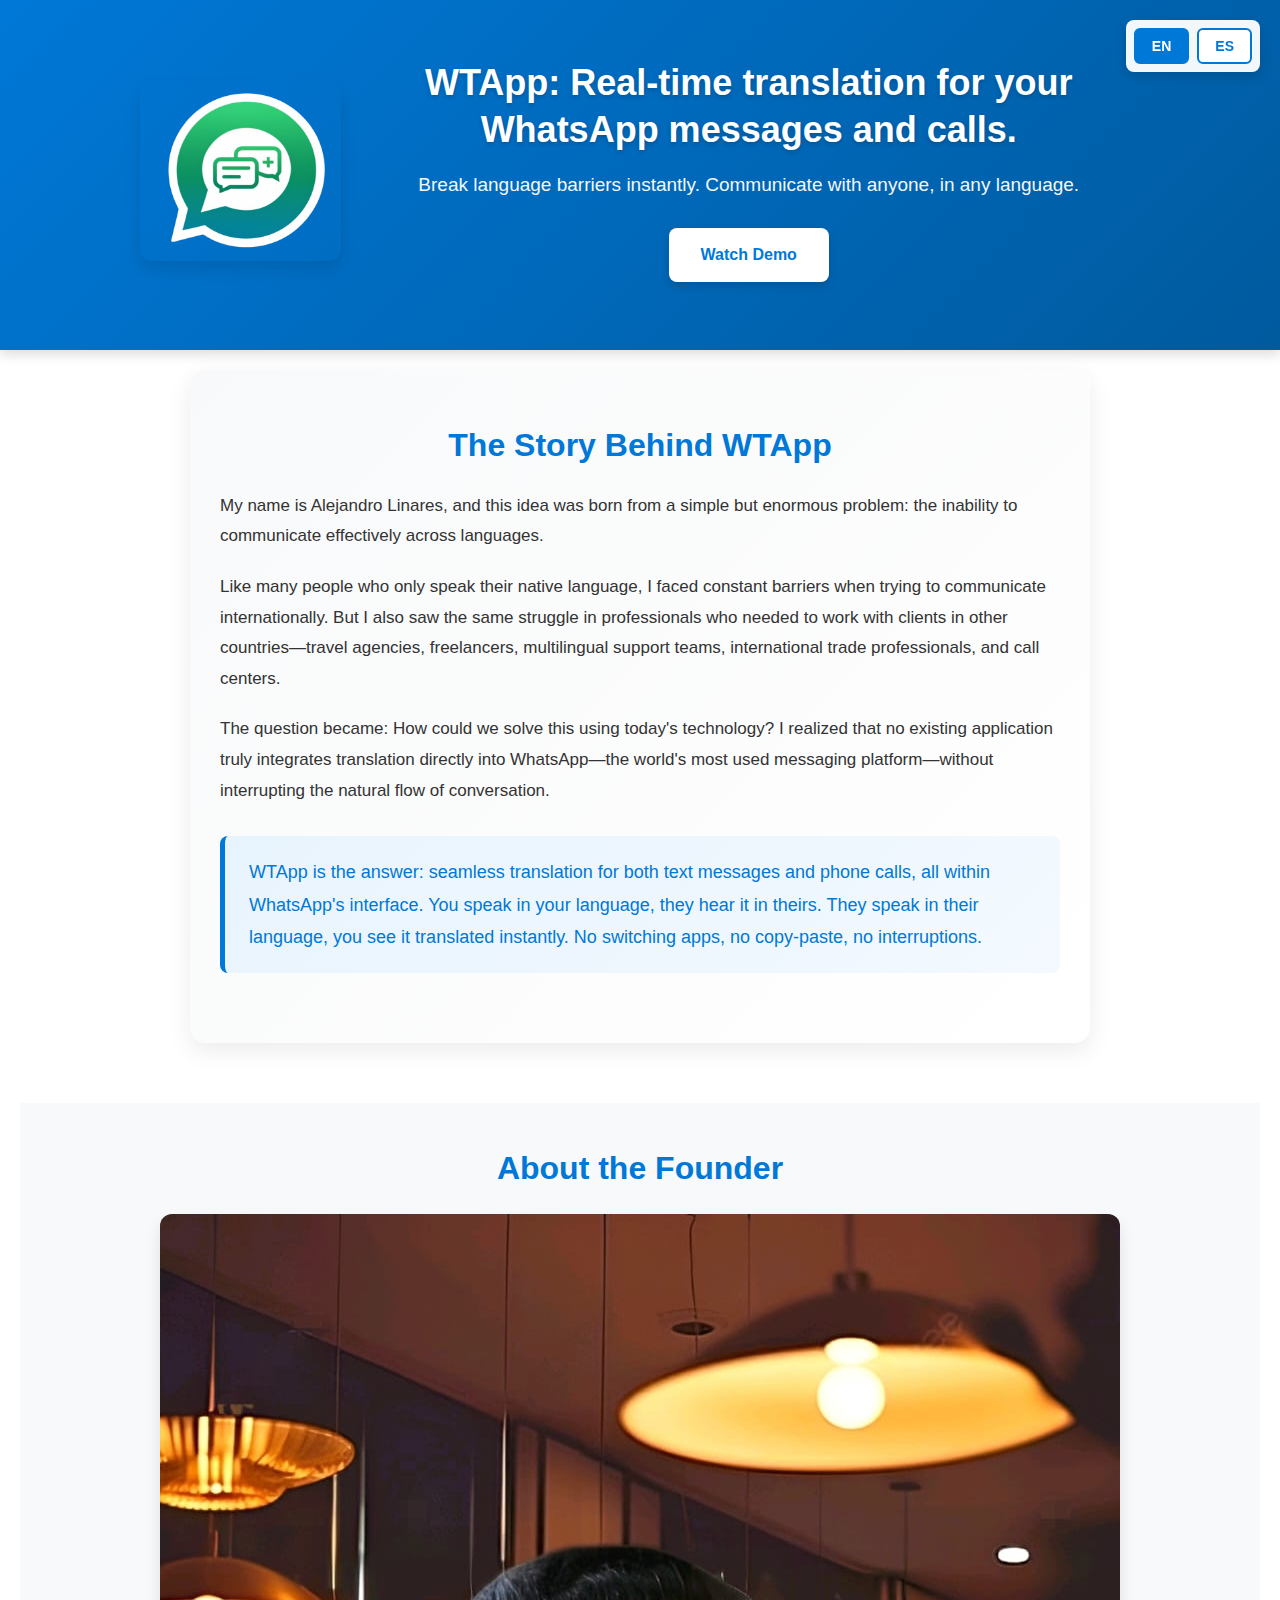
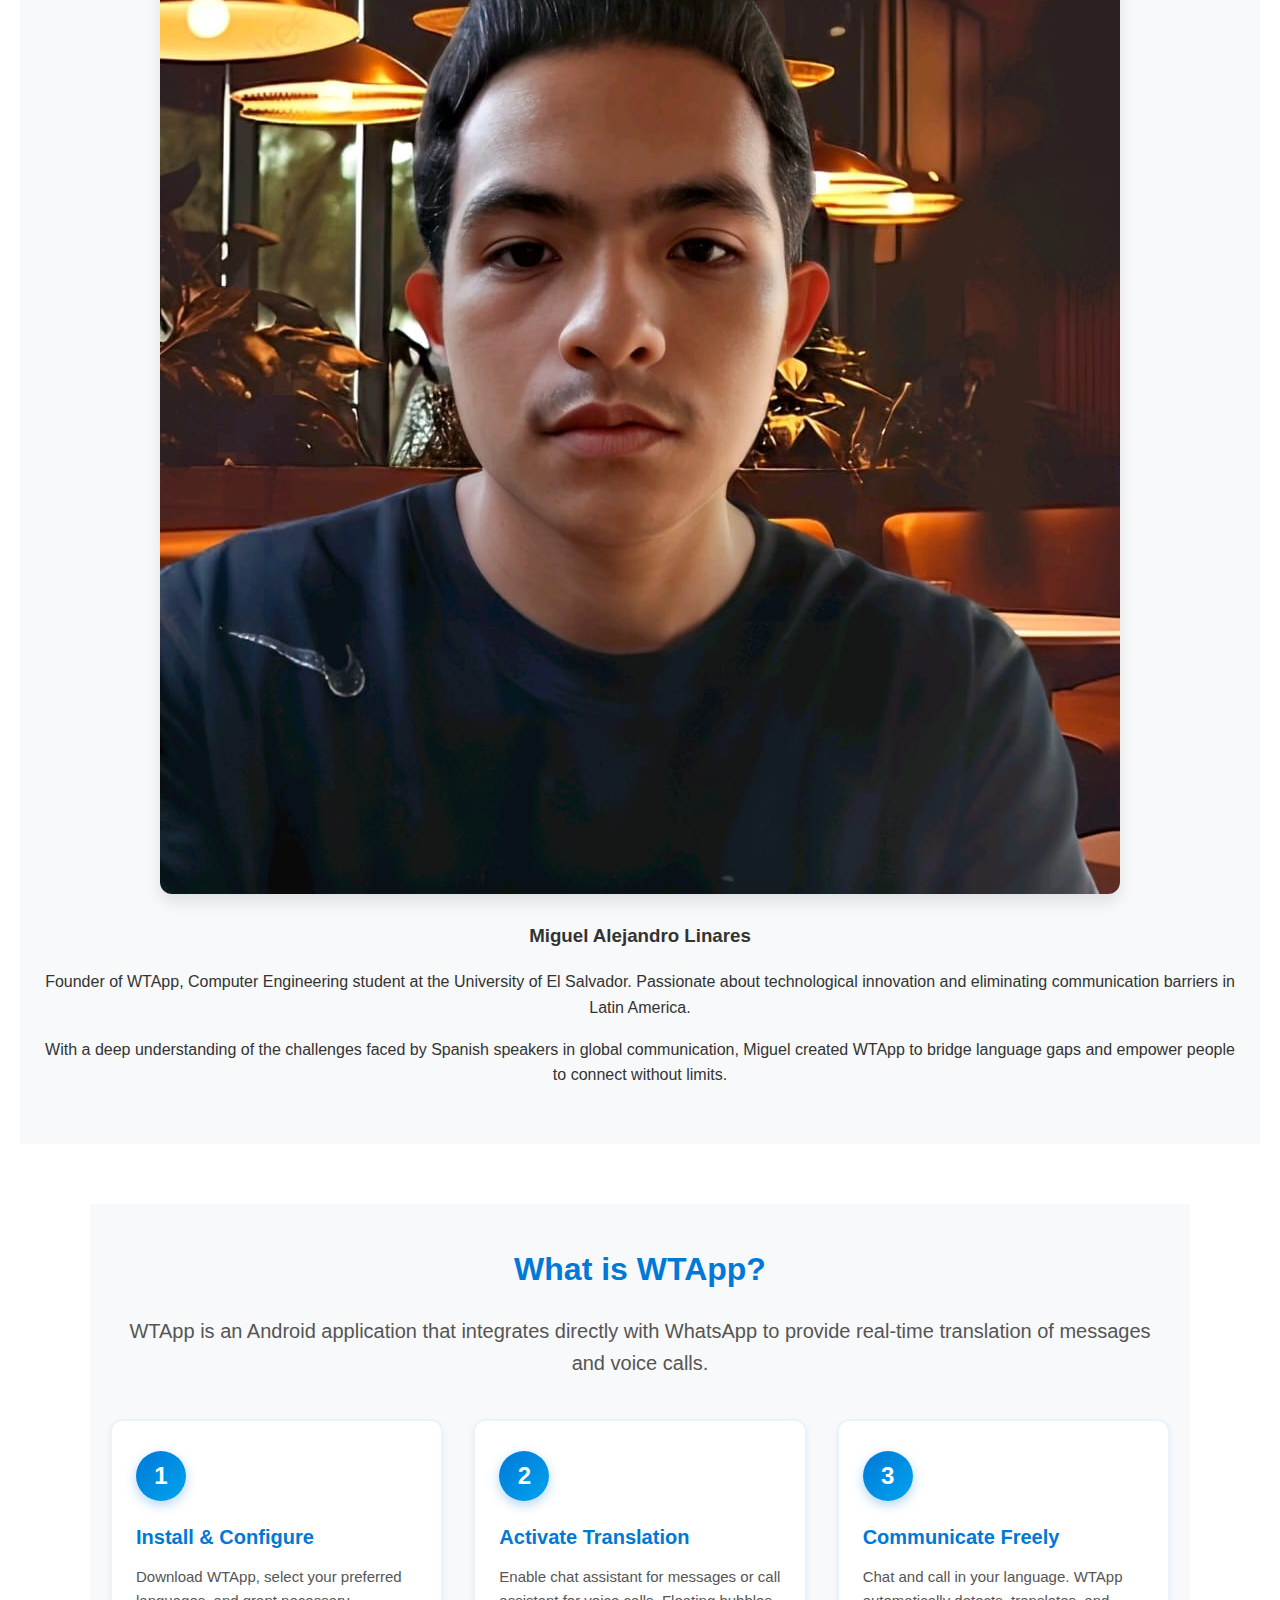
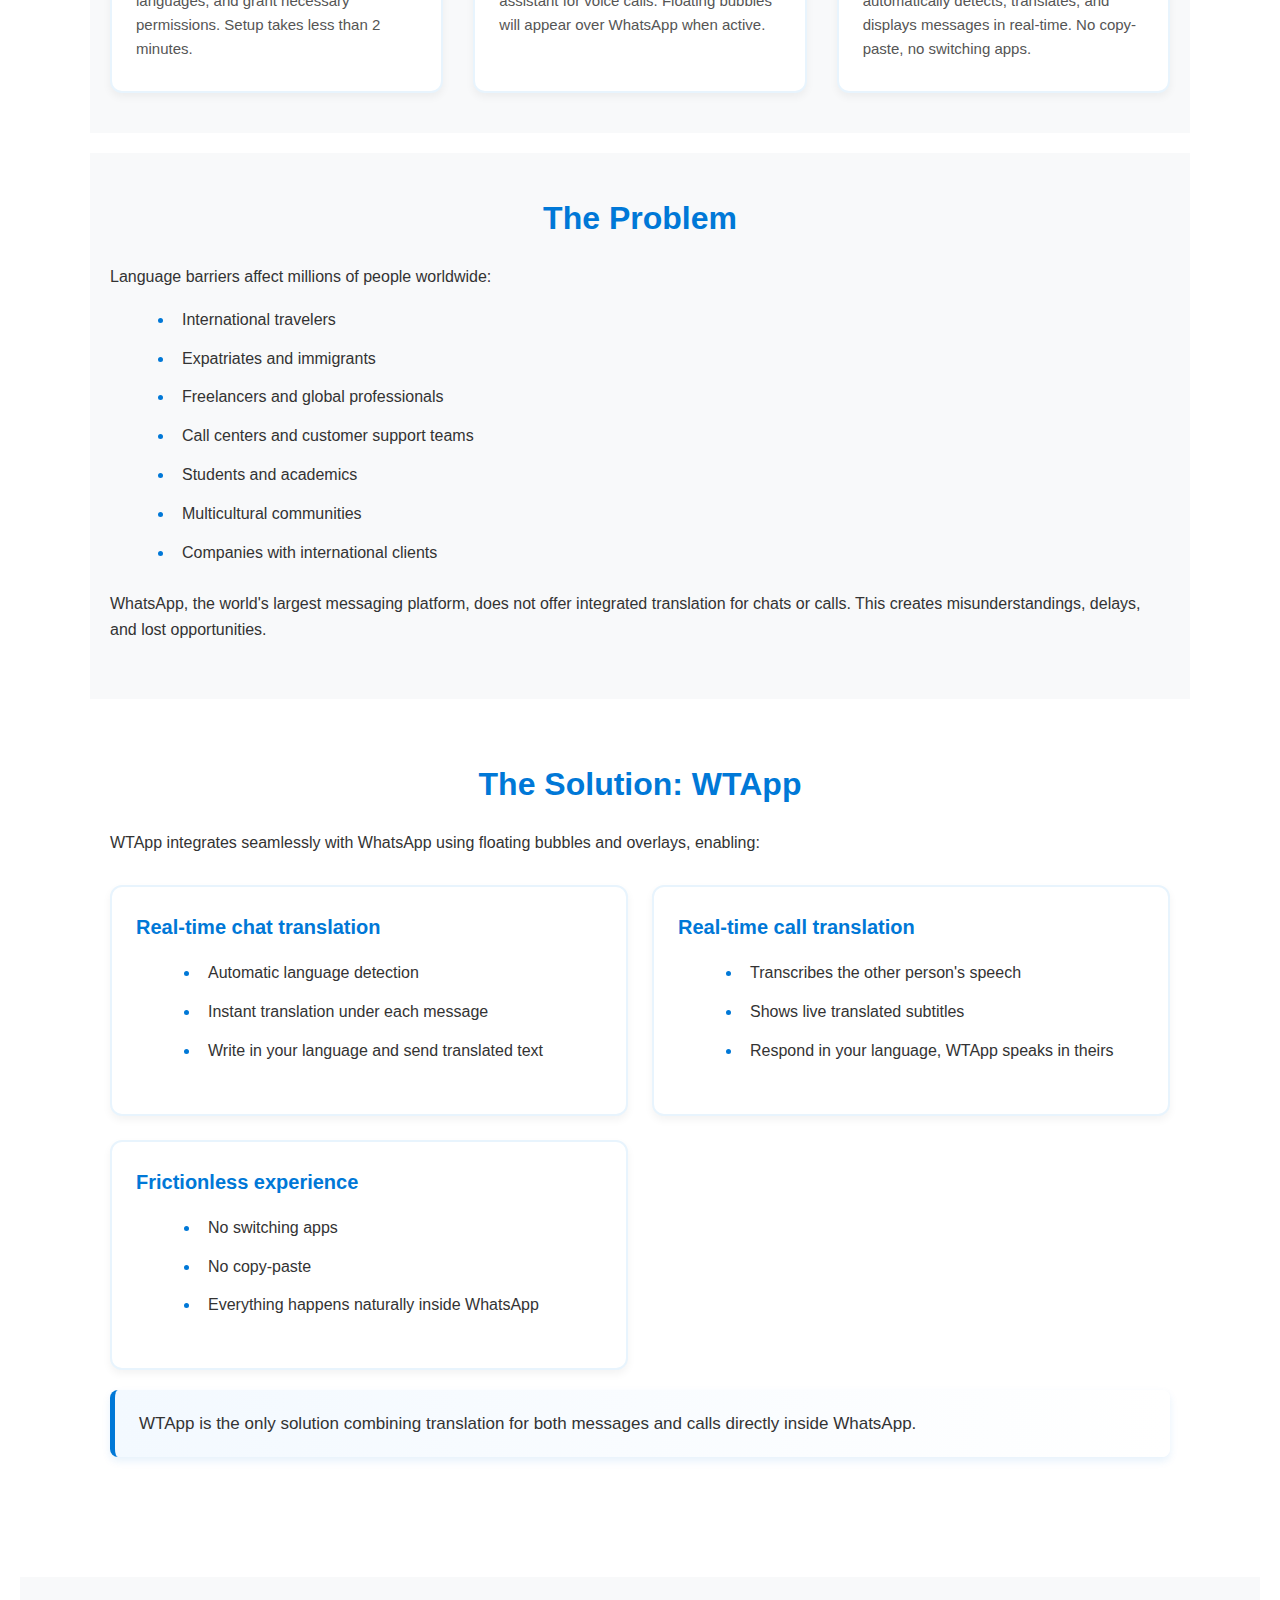
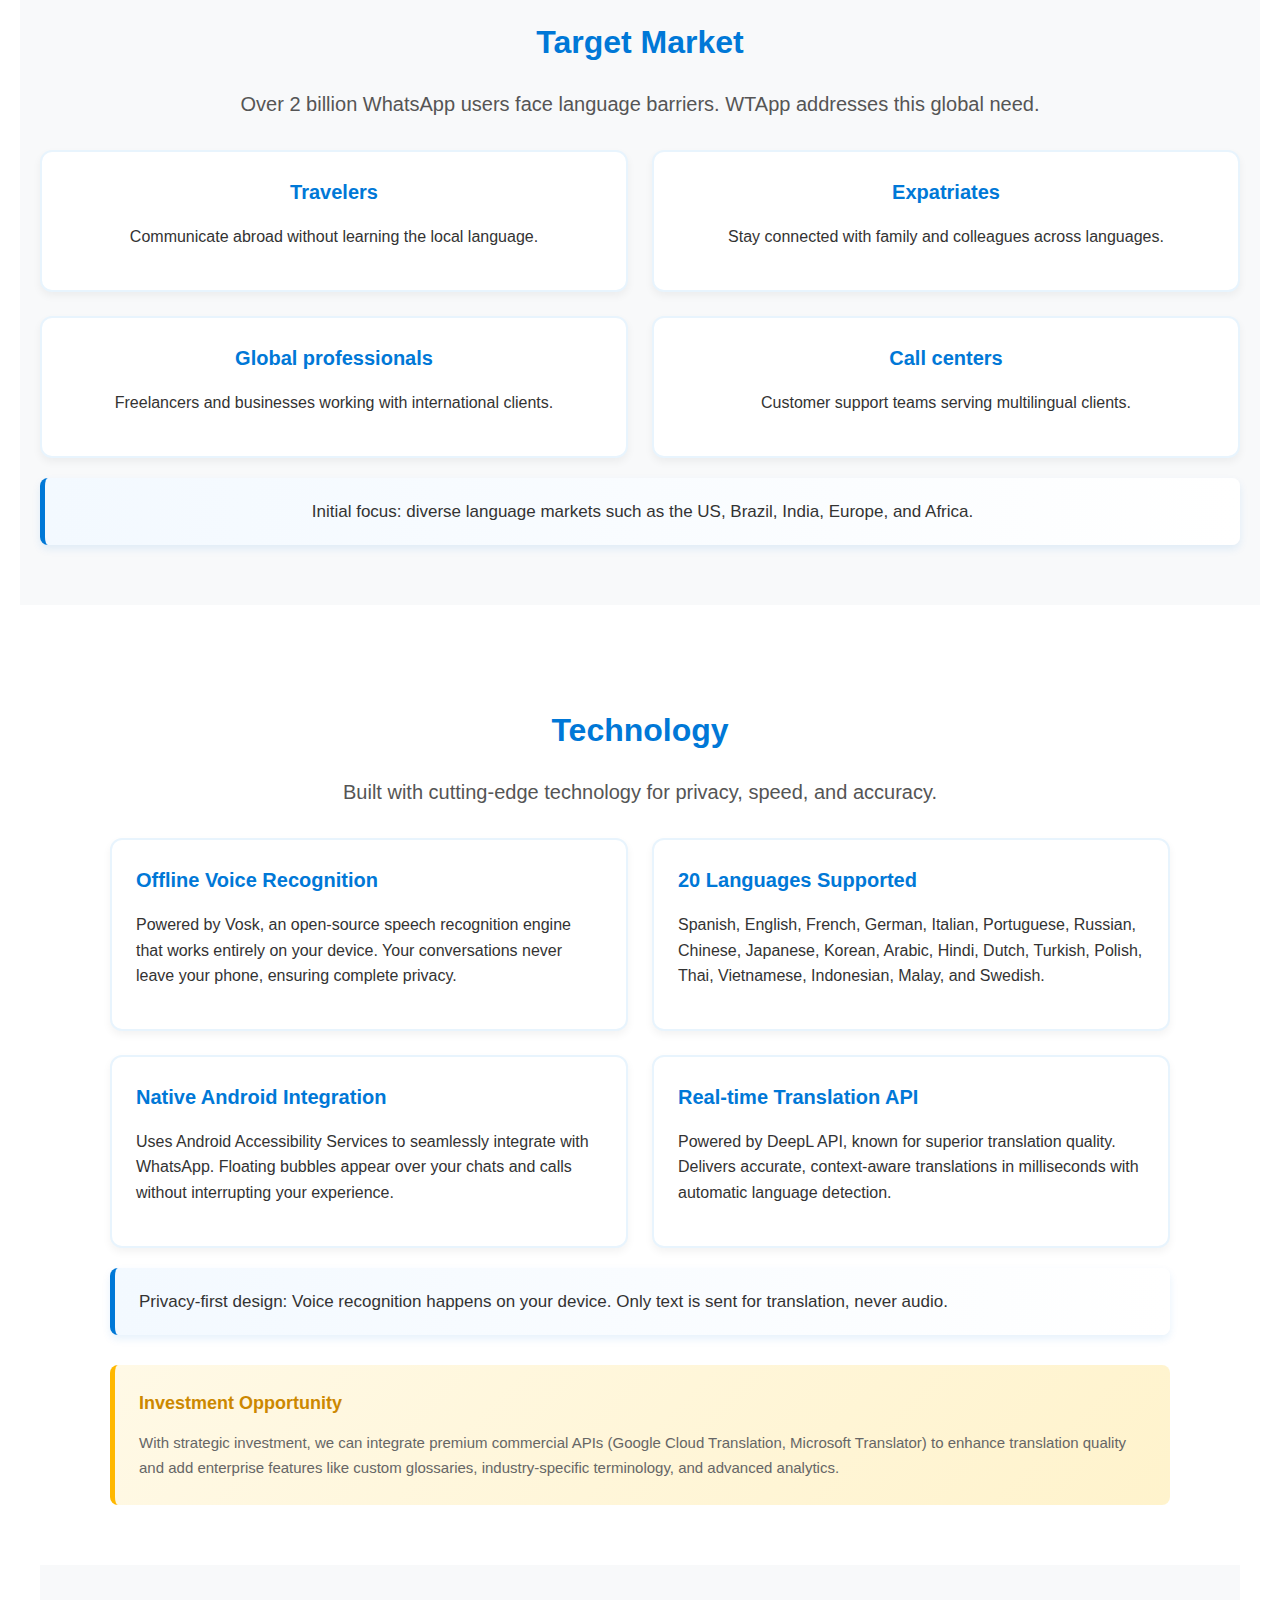
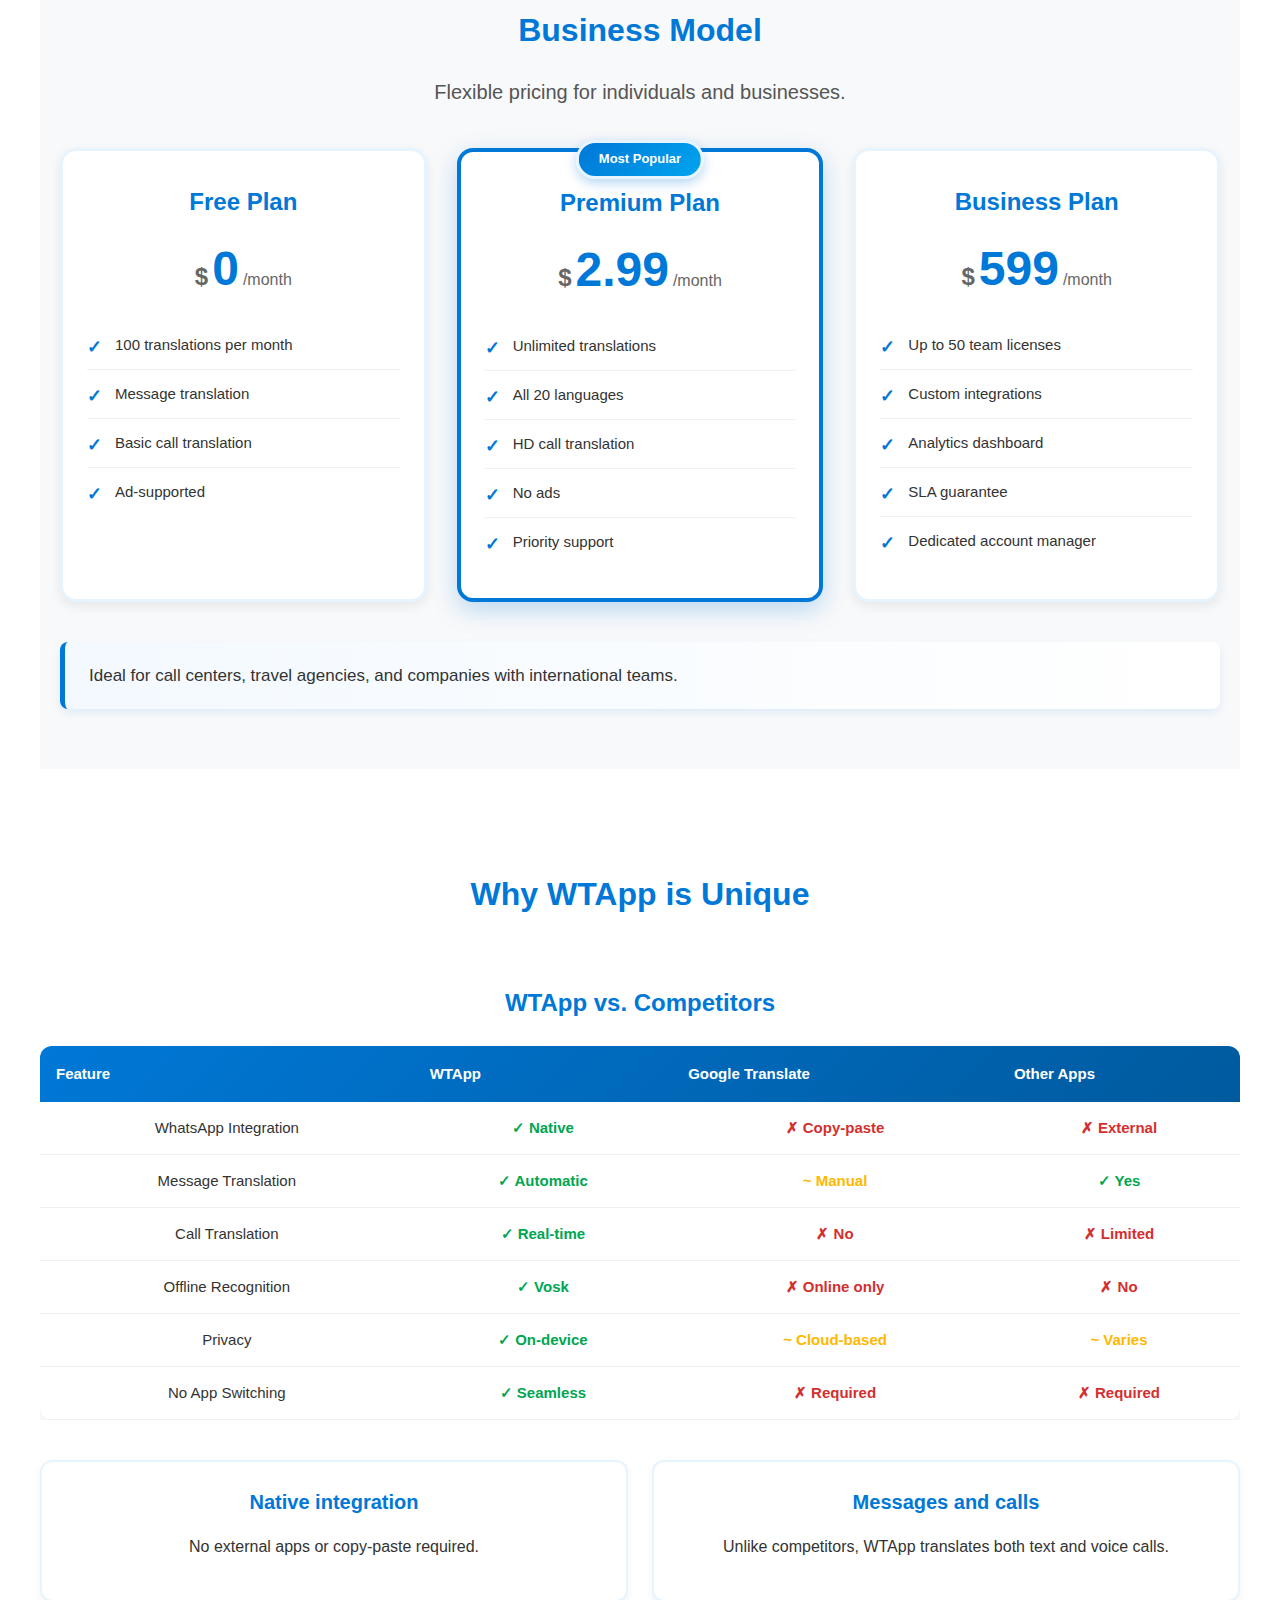
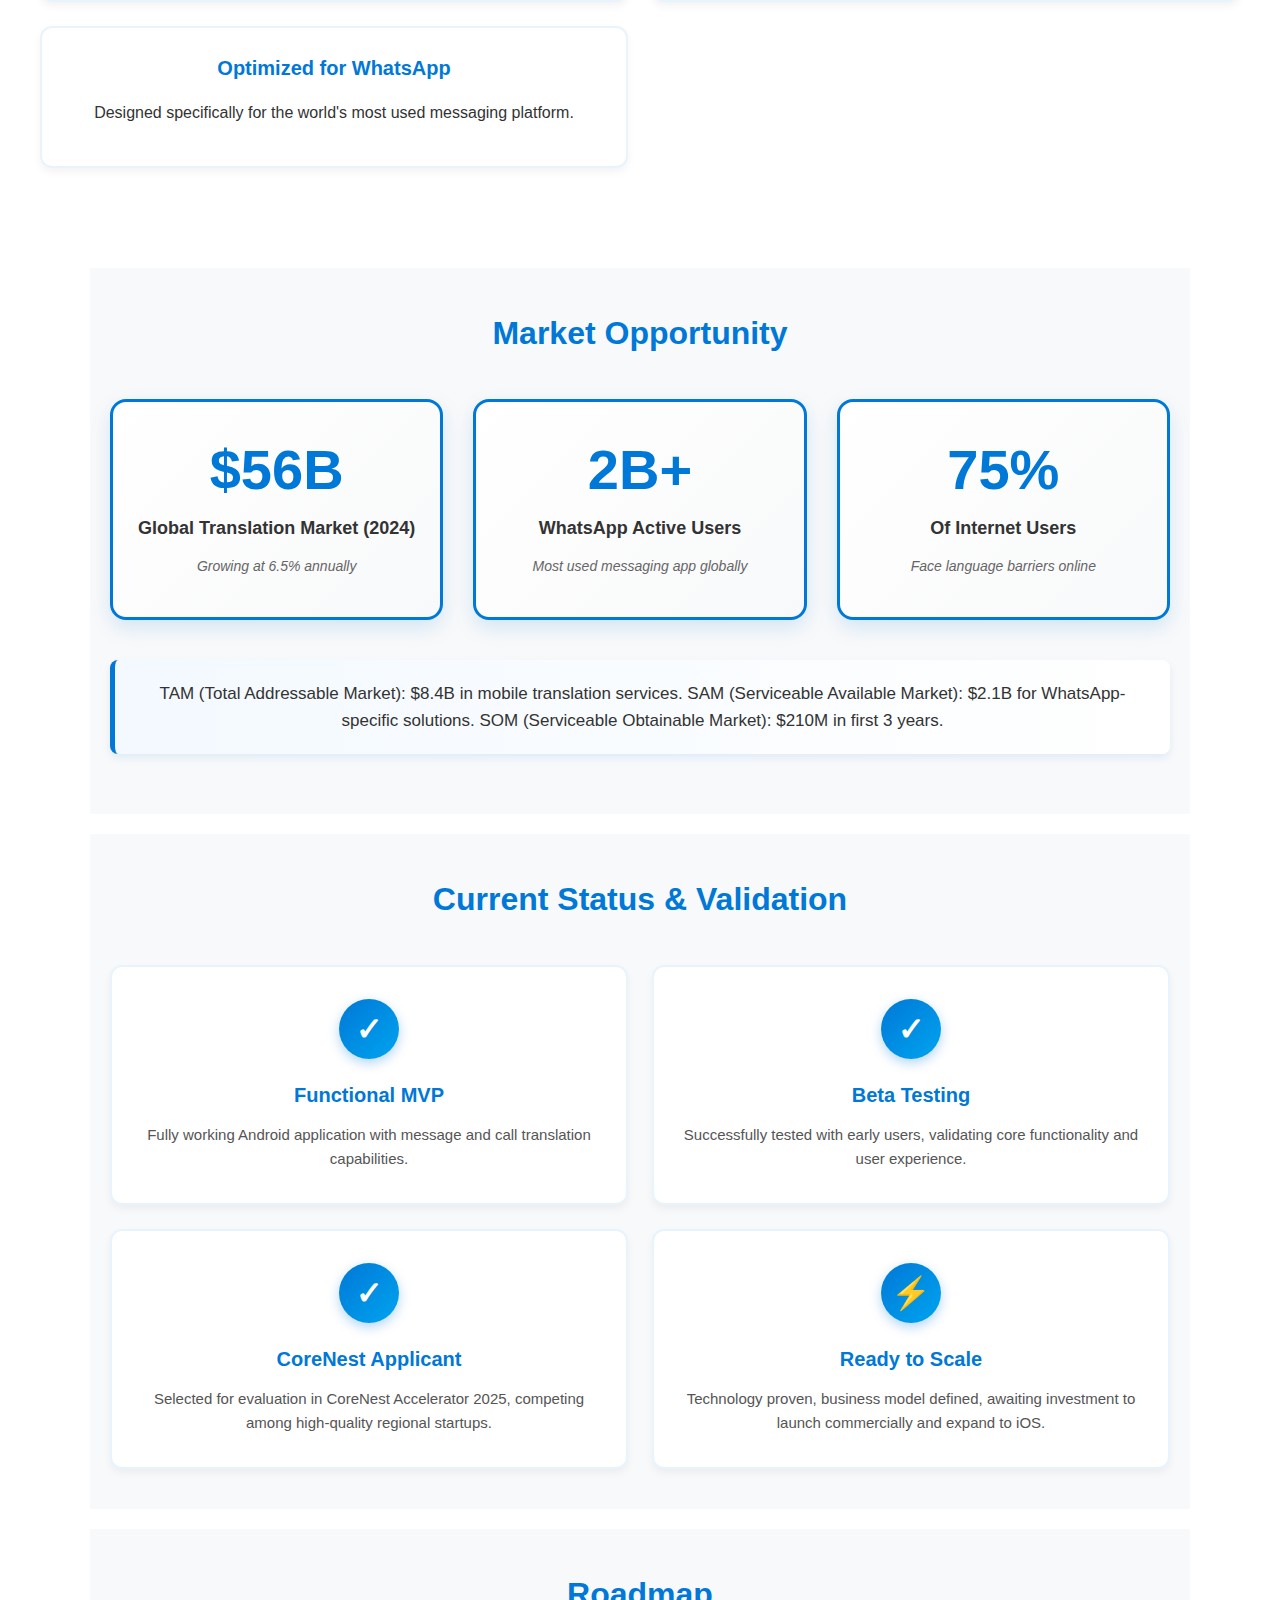
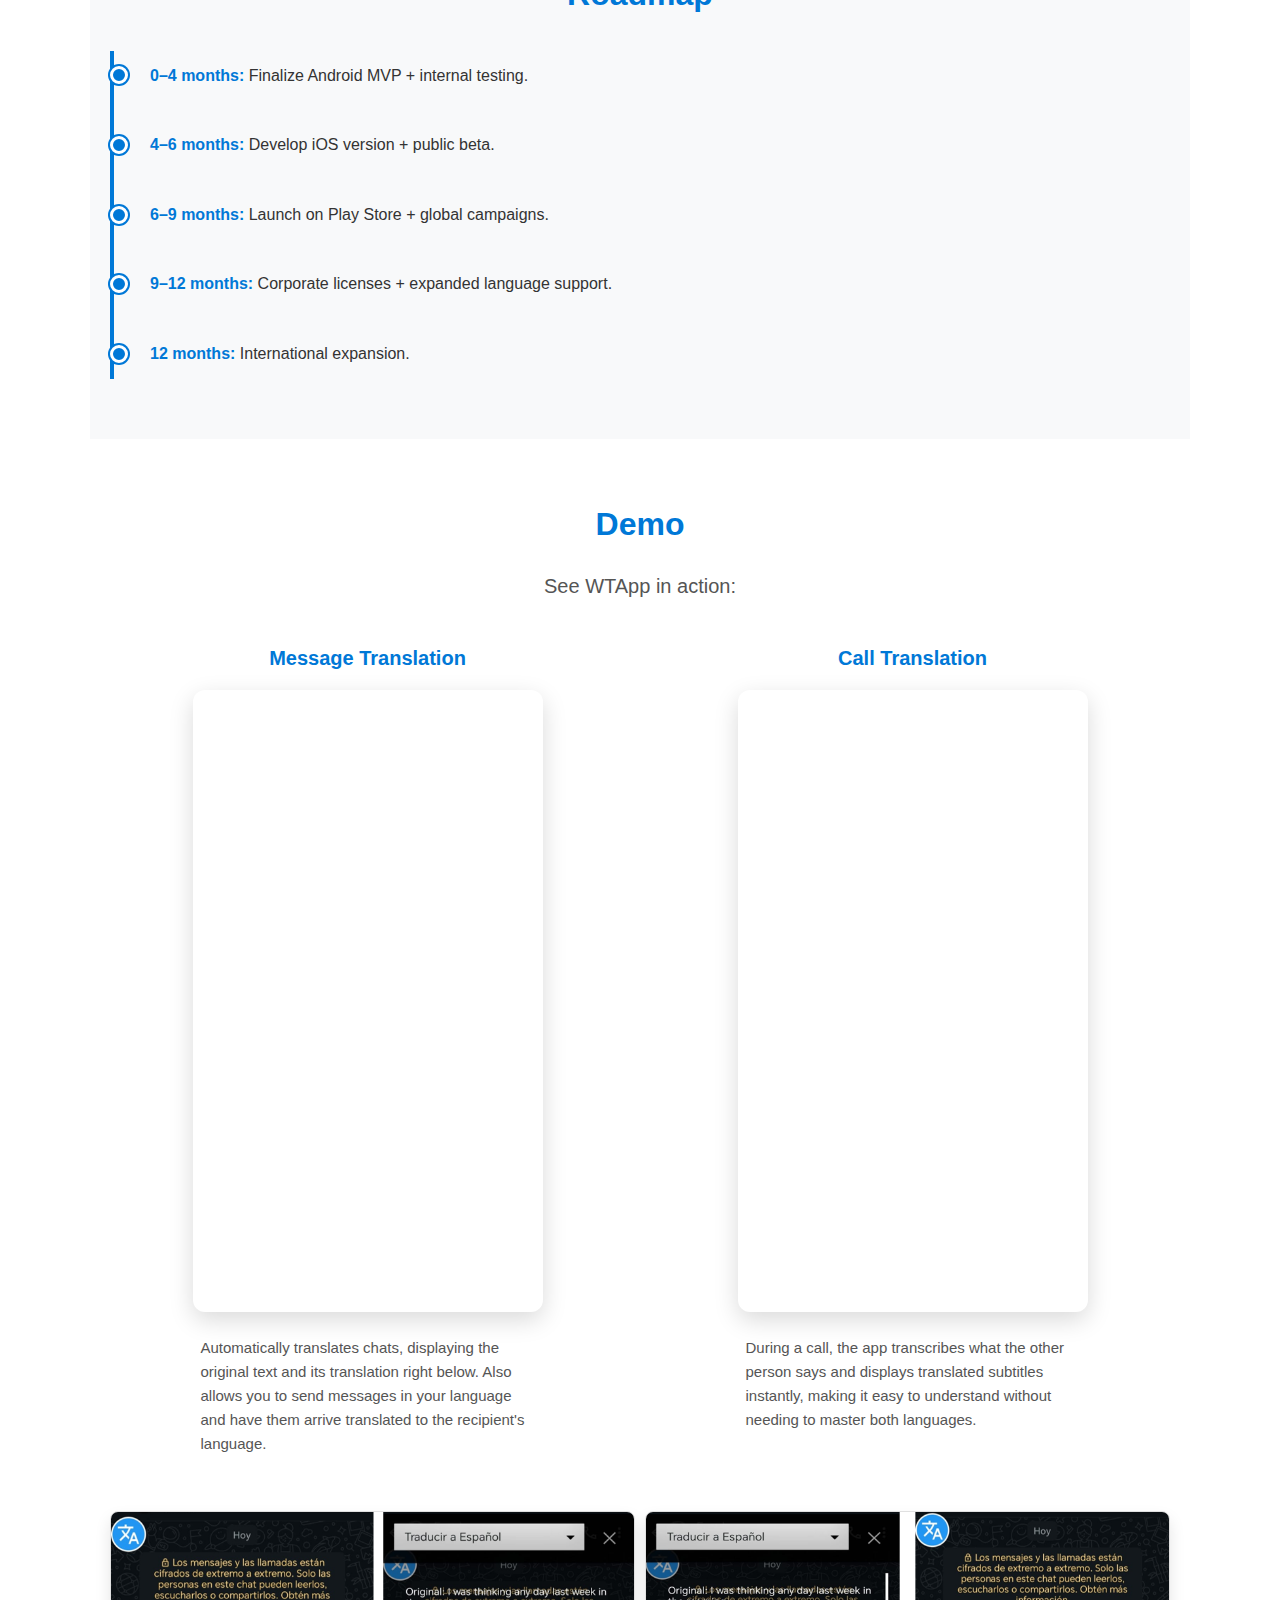
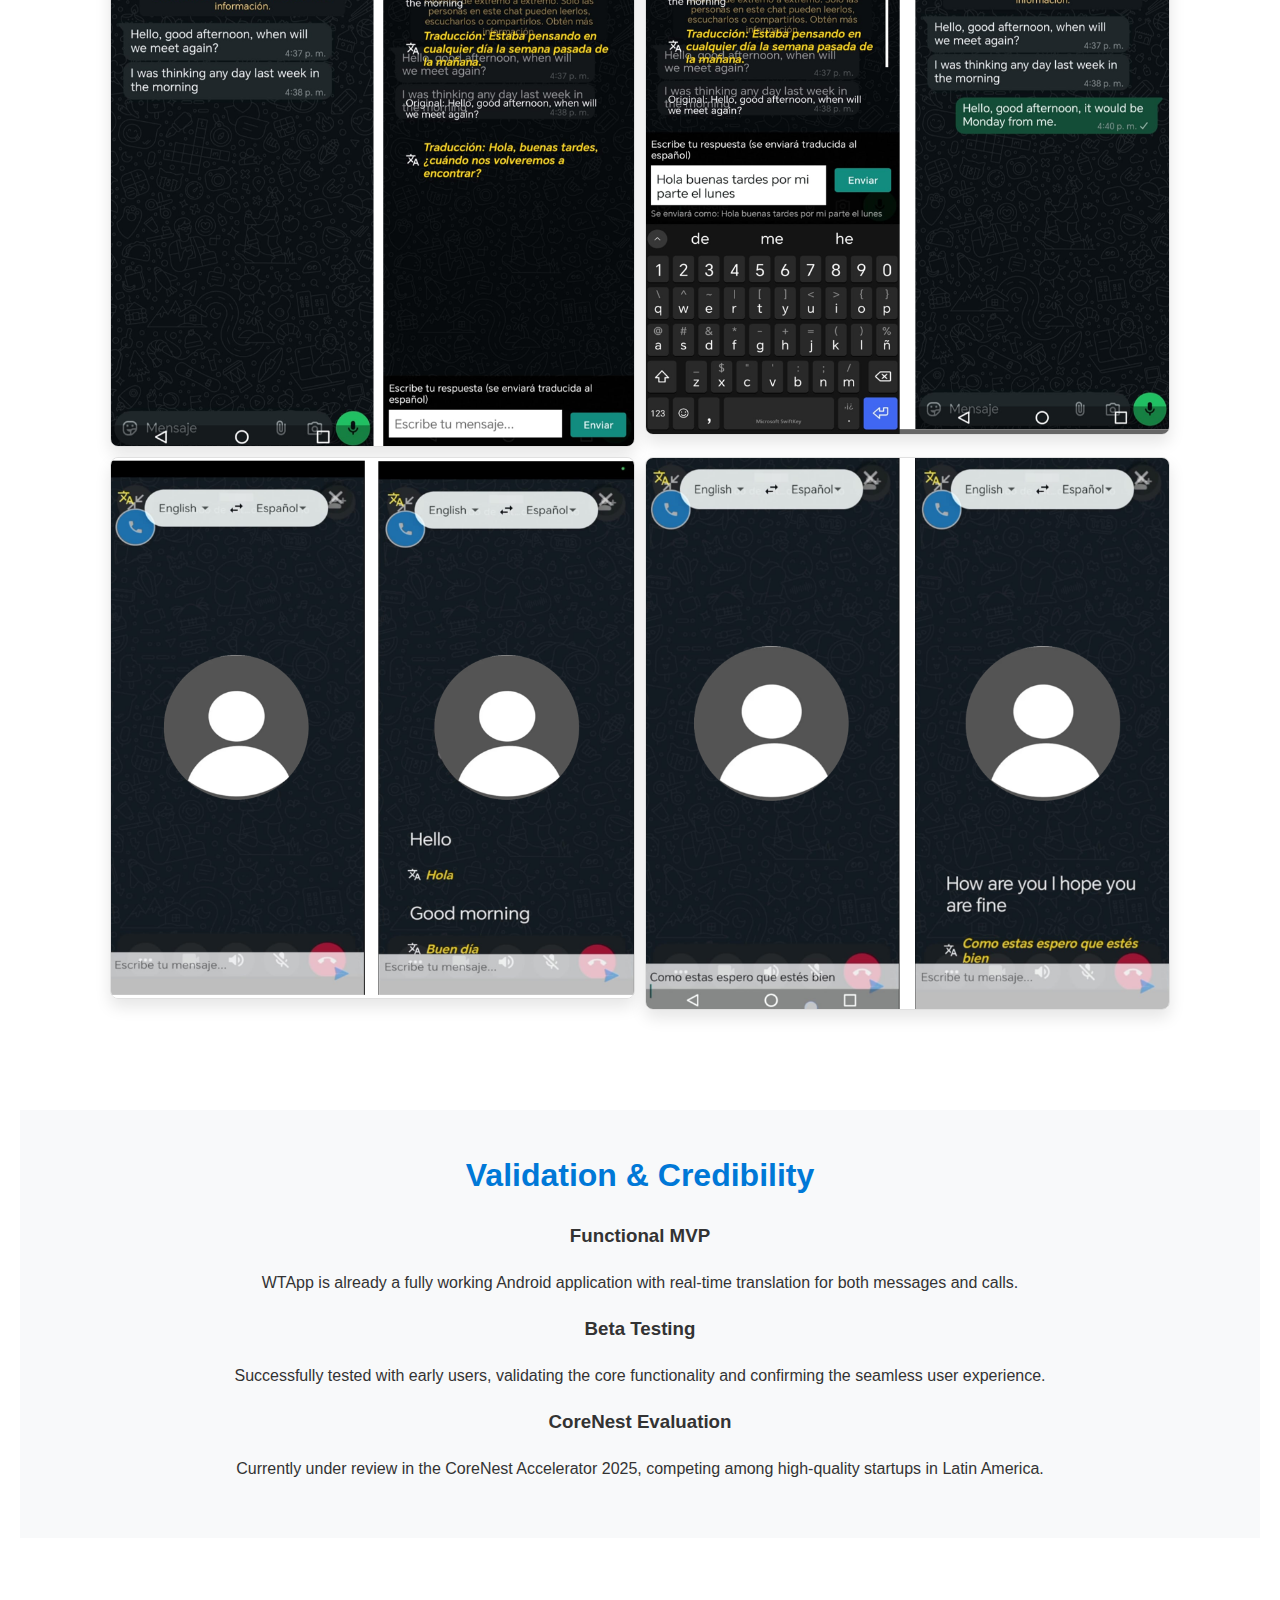
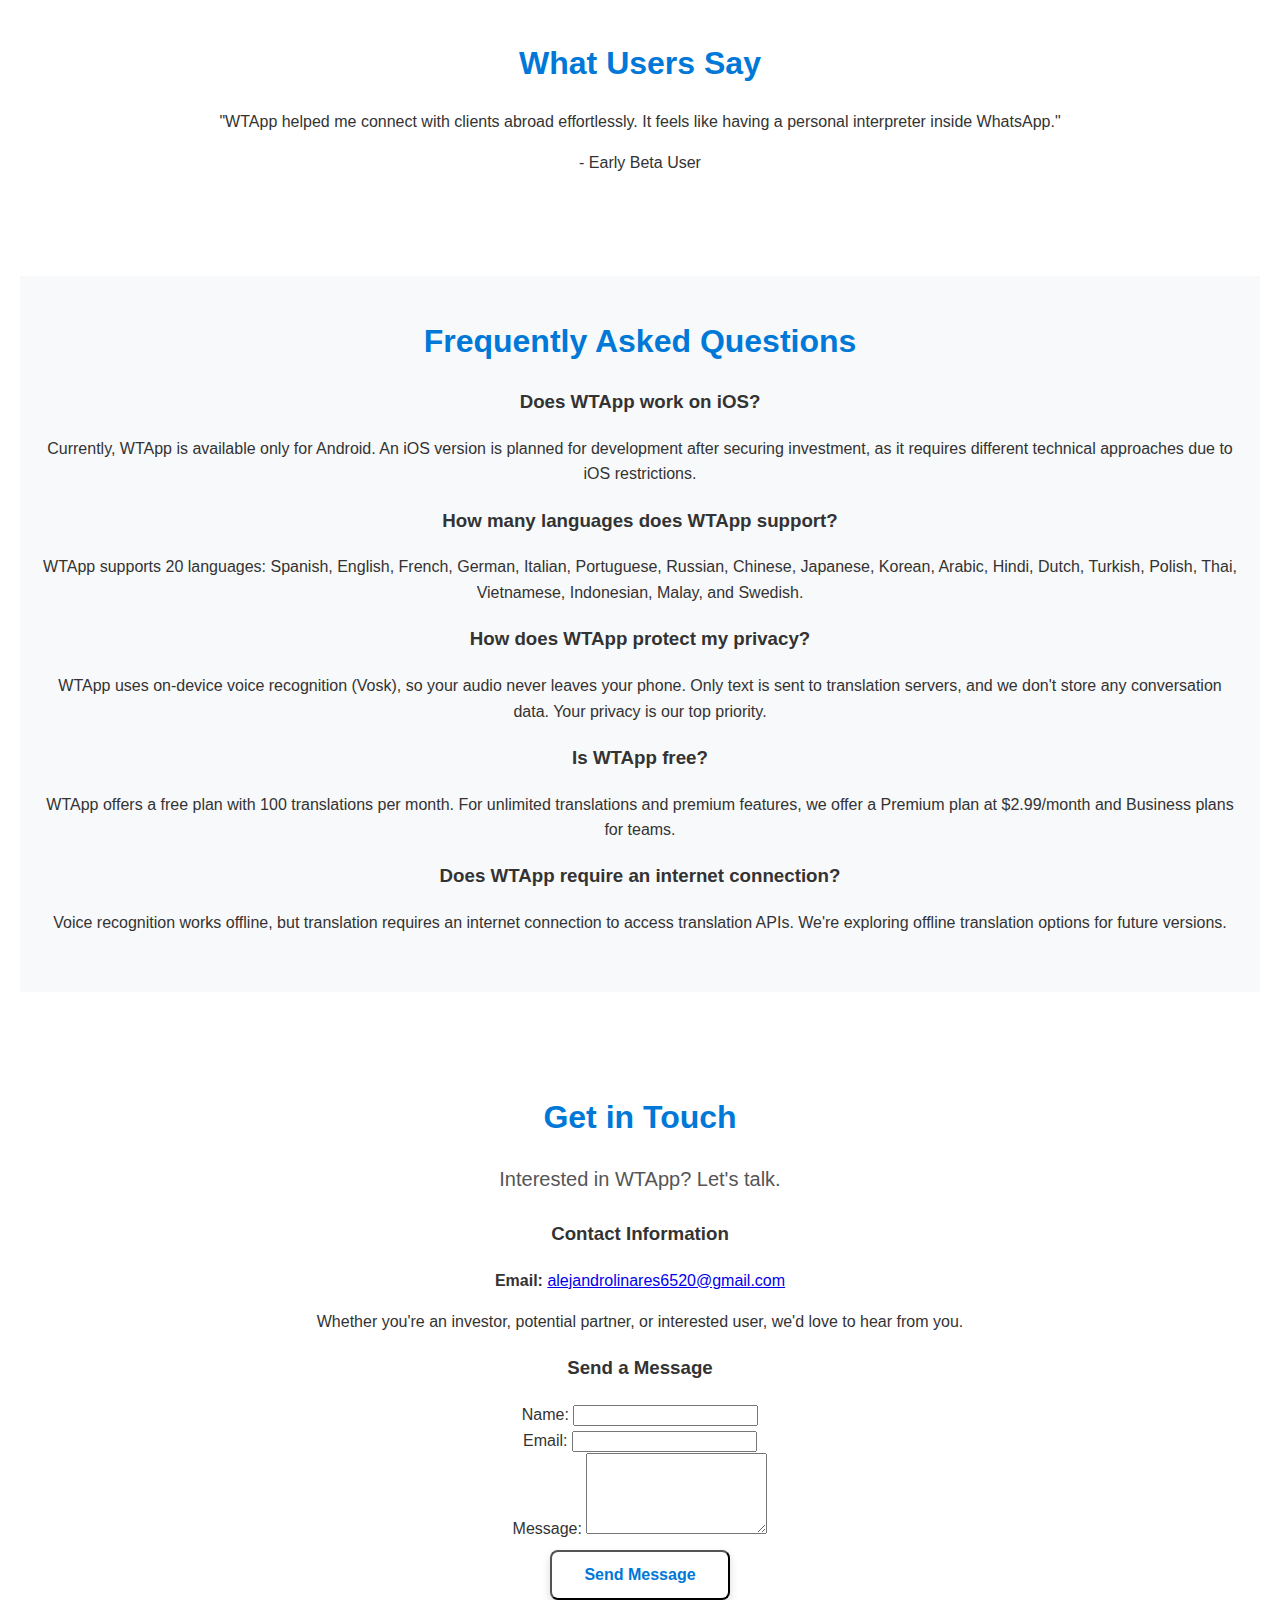
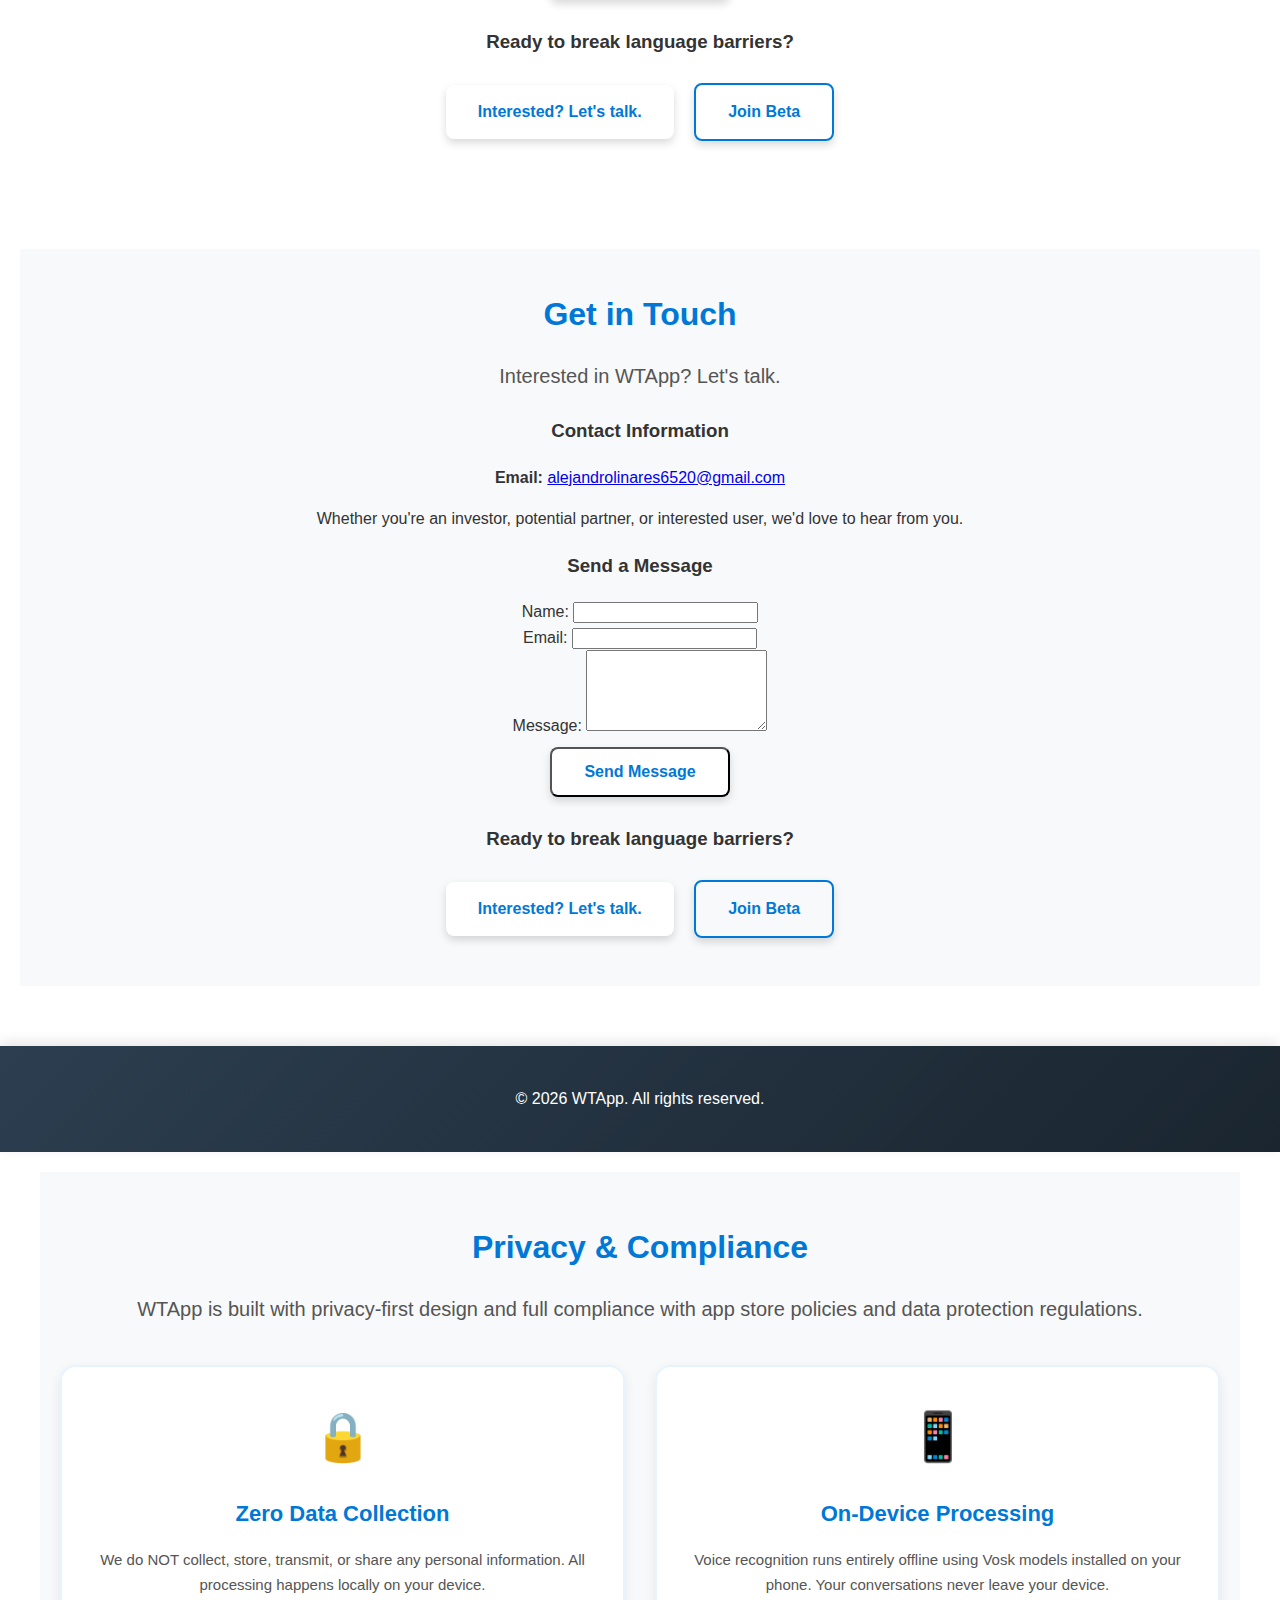
<file: index_backup.html>
<!DOCTYPE html>
<html lang="en">
<head>
  <meta charset="UTF-8">
  <title>WTApp - Real-time Translation for WhatsApp</title>
  <link rel="stylesheet" href="style.css">
</head>
<body>
  <!-- Language Switcher -->
  <div class="language-switcher">
    <button type="button" id="lang-en" class="lang-btn active" onclick="switchLanguage('en')">EN</button>
    <button type="button" id="lang-es" class="lang-btn" onclick="switchLanguage('es')">ES</button>
  </div>
  <!-- Hero Section -->
  <header class="hero">
    <div class="hero-inner">
      <div class="hero-brand">
        <img class="logo" src="imagenes/wtapp_logo.png" alt="WTApp Logo">
      </div>
      <div class="hero-content">
        <h1 data-en="WTApp: Real-time translation for your WhatsApp messages and calls." data-es="WTApp: Traducción en tiempo real para tus mensajes y llamadas de WhatsApp.">WTApp: Real-time translation for your WhatsApp messages and calls.</h1>
        <p class="hero-subtitle" data-en="Break language barriers instantly. Communicate with anyone, in any language." data-es="Rompe las barreras del idioma al instante. Comunícate con cualquier persona, en cualquier idioma.">Break language barriers instantly. Communicate with anyone, in any language.</p>
        <div class="actions">
          <a class="btn btn-primary" href="#demo" data-en="Watch Demo" data-es="Ver Demo">Watch Demo</a>
        </div>
      </div>
    </div>
  </header>

  <!-- Founder Story -->
  <section id="story" class="story">
    <h2 data-en="The Story Behind WTApp" data-es="La Historia Detrás de WTApp">The Story Behind WTApp</h2>
    <div class="story-content">
      <p data-en="My name is Alejandro Linares, and this idea was born from a simple but enormous problem: the inability to communicate effectively across languages." data-es="Mi nombre es Alejandro Linares, y esta idea nació de un problema simple pero enorme: la incapacidad de comunicarse efectivamente a través de idiomas.">My name is Alejandro Linares, and this idea was born from a simple but enormous problem: the inability to communicate effectively across languages.</p>
      
      <p data-en="Like many people who only speak their native language, I faced constant barriers when trying to communicate internationally. But I also saw the same struggle in professionals who needed to work with clients in other countries—travel agencies, freelancers, multilingual support teams, international trade professionals, and call centers." data-es="Como muchas personas que solo hablan su idioma nativo, enfrenté barreras constantes al intentar comunicarme internacionalmente. Pero también vi la misma lucha en profesionales que necesitaban trabajar con clientes en otros países: agencias de viajes, freelancers, equipos de soporte multilingüe, profesionales de comercio exterior y call centers.">Like many people who only speak their native language, I faced constant barriers when trying to communicate internationally. But I also saw the same struggle in professionals who needed to work with clients in other countries—travel agencies, freelancers, multilingual support teams, international trade professionals, and call centers.</p>
      
      <p data-en="The question became: How could we solve this using today's technology? I realized that no existing application truly integrates translation directly into WhatsApp—the world's most used messaging platform—without interrupting the natural flow of conversation." data-es="La pregunta se convirtió en: ¿Cómo podríamos resolver esto usando la tecnología actual? Me di cuenta de que ninguna aplicación existente integra verdaderamente la traducción directamente en WhatsApp, la plataforma de mensajería más usada del mundo, sin interrumpir el flujo natural de la conversación.">The question became: How could we solve this using today's technology? I realized that no existing application truly integrates translation directly into WhatsApp—the world's most used messaging platform—without interrupting the natural flow of conversation.</p>
      
      <p class="highlight" data-en="WTApp is the answer: seamless translation for both text messages and phone calls, all within WhatsApp's interface. You speak in your language, they hear it in theirs. They speak in their language, you see it translated instantly. No switching apps, no copy-paste, no interruptions." data-es="WTApp es la respuesta: traducción perfecta tanto para mensajes de texto como para llamadas telefónicas, todo dentro de la interfaz de WhatsApp. Hablas en tu idioma, ellos lo escuchan en el suyo. Ellos hablan en su idioma, tú lo ves traducido instantáneamente. Sin cambiar de aplicación, sin copiar y pegar, sin interrupciones.">WTApp is the answer: seamless translation for both text messages and phone calls, all within WhatsApp's interface. You speak in your language, they hear it in theirs. They speak in their language, you see it translated instantly. No switching apps, no copy-paste, no interruptions.</p>
    </div>
  </section>

  <!-- About the Founder -->
  <section id="founder" class="founder">
    <h2 data-en="About the Founder" data-es="Sobre el Fundador">About the Founder</h2>
    <div class="founder-content">
      <div class="founder-image">
        <img src="imagenes/perfil.jpeg" alt="Miguel Alejandro Linares">
      </div>
      <div class="founder-bio">
        <h3>Miguel Alejandro Linares</h3>
        <p data-en="Founder of WTApp, software development engineer, graduate of the University of El Salvador. Passionate about technological innovation and eliminating communication barriers in Latin America." data-es="Fundador de WTApp, Ingeniero en Desarrollo de Software en la Universidad de El Salvador. Apasionado por la innovación tecnológica y por eliminar barreras de comunicación en Latinoamérica.">Founder of WTApp, Computer Engineering student at the University of El Salvador. Passionate about technological innovation and eliminating communication barriers in Latin America.</p>
        <p data-en="With a deep understanding of the challenges faced by Spanish speakers in global communication, Miguel created WTApp to bridge language gaps and empower people to connect without limits." data-es="Con un profundo entendimiento de los desafíos que enfrentan los hispanohablantes en la comunicación global, Miguel creó WTApp para cerrar las brechas lingüísticas y empoderar a las personas para conectarse sin límites.">With a deep understanding of the challenges faced by Spanish speakers in global communication, Miguel created WTApp to bridge language gaps and empower people to connect without limits.</p>
      </div>
    </div>
  </section>

  <!-- What is WTApp -->
  <section id="about" class="about">
    <h2 data-en="What is WTApp?" data-es="¿Qué es WTApp?">What is WTApp?</h2>
    <p class="lead" data-en="WTApp is an Android application that integrates directly with WhatsApp to provide real-time translation of messages and voice calls." data-es="WTApp es una aplicación Android que se integra directamente con WhatsApp para proporcionar traducción en tiempo real de mensajes y llamadas de voz.">WTApp is an Android application that integrates directly with WhatsApp to provide real-time translation of messages and voice calls.</p>
    
    <div class="how-it-works">
      <div class="work-item">
        <div class="work-number">1</div>
        <h3 data-en="Install & Configure" data-es="Instalar y Configurar">Install & Configure</h3>
        <p data-en="Download WTApp, select your preferred languages, and grant necessary permissions. Setup takes less than 2 minutes." data-es="Descarga WTApp, selecciona tus idiomas preferidos y otorga los permisos necesarios. La configuración toma menos de 2 minutos.">Download WTApp, select your preferred languages, and grant necessary permissions. Setup takes less than 2 minutes.</p>
      </div>
      <div class="work-item">
        <div class="work-number">2</div>
        <h3 data-en="Activate Translation" data-es="Activar Traducción">Activate Translation</h3>
        <p data-en="Enable chat assistant for messages or call assistant for voice calls. Floating bubbles will appear over WhatsApp when active." data-es="Activa el asistente de chat para mensajes o el asistente de llamadas para llamadas de voz. Aparecerán burbujas flotantes sobre WhatsApp cuando estén activas.">Enable chat assistant for messages or call assistant for voice calls. Floating bubbles will appear over WhatsApp when active.</p>
      </div>
      <div class="work-item">
        <div class="work-number">3</div>
        <h3 data-en="Communicate Freely" data-es="Comunícate Libremente">Communicate Freely</h3>
        <p data-en="Chat and call in your language. WTApp automatically detects, translates, and displays messages in real-time. No copy-paste, no switching apps." data-es="Chatea y llama en tu idioma. WTApp detecta, traduce y muestra mensajes automáticamente en tiempo real. Sin copiar y pegar, sin cambiar de aplicación.">Chat and call in your language. WTApp automatically detects, translates, and displays messages in real-time. No copy-paste, no switching apps.</p>
      </div>
    </div>
  </section>

  <!-- Problem -->
  <section id="problem" class="problem">
    <h2 data-en="The Problem" data-es="El Problema">The Problem</h2>
    <p data-en="Language barriers affect millions of people worldwide:" data-es="Las barreras del idioma afectan a millones de personas en todo el mundo:">Language barriers affect millions of people worldwide:</p>
    <ul class="list">
      <li data-en="International travelers" data-es="Viajeros internacionales">International travelers</li>
      <li data-en="Expatriates and immigrants" data-es="Expatriados e inmigrantes">Expatriates and immigrants</li>
      <li data-en="Freelancers and global professionals" data-es="Freelancers y profesionales globales">Freelancers and global professionals</li>
      <li data-en="Call centers and customer support teams" data-es="Call centers y equipos de atención al cliente">Call centers and customer support teams</li>
      <li data-en="Students and academics" data-es="Estudiantes y académicos">Students and academics</li>
      <li data-en="Multicultural communities" data-es="Comunidades multiculturales">Multicultural communities</li>
      <li data-en="Companies with international clients" data-es="Empresas con clientes internacionales">Companies with international clients</li>
    </ul>
    <p data-en="WhatsApp, the world's largest messaging platform, does not offer integrated translation for chats or calls. This creates misunderstandings, delays, and lost opportunities." data-es="WhatsApp, la plataforma de mensajería más grande del mundo, no ofrece traducción integrada para chats o llamadas. Esto crea malentendidos, retrasos y oportunidades perdidas.">WhatsApp, the world's largest messaging platform, does not offer integrated translation for chats or calls. This creates misunderstandings, delays, and lost opportunities.</p>
  </section>

  <!-- Solution -->
  <section id="solution" class="solution">
    <h2 data-en="The Solution: WTApp" data-es="La Solución: WTApp">The Solution: WTApp</h2>
    <p data-en="WTApp integrates seamlessly with WhatsApp using floating bubbles and overlays, enabling:" data-es="WTApp se integra perfectamente con WhatsApp usando burbujas flotantes y superposiciones, permitiendo:">WTApp integrates seamlessly with WhatsApp using floating bubbles and overlays, enabling:</p>
    <div class="features">
      <div class="feature">
        <h3 data-en="Real-time chat translation" data-es="Traducción de chats en tiempo real">Real-time chat translation</h3>
        <ul class="list">
          <li data-en="Automatic language detection" data-es="Detección automática de idioma">Automatic language detection</li>
          <li data-en="Instant translation under each message" data-es="Traducción instantánea debajo de cada mensaje">Instant translation under each message</li>
          <li data-en="Write in your language and send translated text" data-es="Escribe en tu idioma y envía texto traducido">Write in your language and send translated text</li>
        </ul>
      </div>
      <div class="feature">
        <h3 data-en="Real-time call translation" data-es="Traducción de llamadas en tiempo real">Real-time call translation</h3>
        <ul class="list">
          <li data-en="Transcribes the other person's speech" data-es="Transcribe el habla de la otra persona">Transcribes the other person's speech</li>
          <li data-en="Shows live translated subtitles" data-es="Muestra subtítulos traducidos en vivo">Shows live translated subtitles</li>
          <li data-en="Respond in your language, WTApp speaks in theirs" data-es="Responde en tu idioma, WTApp habla en el suyo">Respond in your language, WTApp speaks in theirs</li>
        </ul>
      </div>
      <div class="feature">
        <h3 data-en="Frictionless experience" data-es="Experiencia sin fricciones">Frictionless experience</h3>
        <ul class="list">
          <li data-en="No switching apps" data-es="Sin cambiar de aplicación">No switching apps</li>
          <li data-en="No copy-paste" data-es="Sin copiar y pegar">No copy-paste</li>
          <li data-en="Everything happens naturally inside WhatsApp" data-es="Todo sucede naturalmente dentro de WhatsApp">Everything happens naturally inside WhatsApp</li>
        </ul>
      </div>
    </div>
    <p class="callout" data-en="WTApp is the only solution combining translation for both messages and calls directly inside WhatsApp." data-es="WTApp es la única solución que combina traducción tanto para mensajes como para llamadas directamente dentro de WhatsApp.">WTApp is the only solution combining translation for both messages and calls directly inside WhatsApp.</p>
  </section>

  <!-- Market -->
  <section id="market" class="market">
    <h2 data-en="Target Market" data-es="Mercado Objetivo">Target Market</h2>
    <p class="lead" data-en="Over 2 billion WhatsApp users face language barriers. WTApp addresses this global need." data-es="Más de 2 mil millones de usuarios de WhatsApp enfrentan barreras del idioma. WTApp aborda esta necesidad global.">Over 2 billion WhatsApp users face language barriers. WTApp addresses this global need.</p>
    <div class="features">
      <div class="feature">
        <h3 data-en="Travelers" data-es="Viajeros">Travelers</h3>
        <p data-en="Communicate abroad without learning the local language." data-es="Comunícate en el extranjero sin aprender el idioma local.">Communicate abroad without learning the local language.</p>
      </div>
      <div class="feature">
        <h3 data-en="Expatriates" data-es="Expatriados">Expatriates</h3>
        <p data-en="Stay connected with family and colleagues across languages." data-es="Mantente conectado con familia y colegas a través de idiomas.">Stay connected with family and colleagues across languages.</p>
      </div>
      <div class="feature">
        <h3 data-en="Global professionals" data-es="Profesionales globales">Global professionals</h3>
        <p data-en="Freelancers and businesses working with international clients." data-es="Freelancers y empresas trabajando con clientes internacionales.">Freelancers and businesses working with international clients.</p>
      </div>
      <div class="feature">
        <h3 data-en="Call centers" data-es="Call centers">Call centers</h3>
        <p data-en="Customer support teams serving multilingual clients." data-es="Equipos de atención al cliente sirviendo a clientes multilingües.">Customer support teams serving multilingual clients.</p>
      </div>
    </div>
    <p class="callout" data-en="Initial focus: diverse language markets such as the US, Brazil, India, Europe, and Africa." data-es="Enfoque inicial: mercados de idiomas diversos como EE.UU., Brasil, India, Europa y África.">Initial focus: diverse language markets such as the US, Brazil, India, Europe, and Africa.</p>
  </section>

  <!-- Technology -->
  <section id="technology" class="technology">
    <h2 data-en="Technology" data-es="Tecnología">Technology</h2>
    <p class="lead" data-en="Built with cutting-edge technology for privacy, speed, and accuracy." data-es="Construido con tecnología de vanguardia para privacidad, velocidad y precisión.">Built with cutting-edge technology for privacy, speed, and accuracy.</p>
    <div class="features">
      <div class="feature">
        <h3 data-en="Offline Voice Recognition" data-es="Reconocimiento de Voz Offline">Offline Voice Recognition</h3>
        <p data-en="Powered by Vosk, an open-source speech recognition engine that works entirely on your device. Your conversations never leave your phone, ensuring complete privacy." data-es="Impulsado por Vosk, un motor de reconocimiento de voz de código abierto que funciona completamente en tu dispositivo. Tus conversaciones nunca salen de tu teléfono, garantizando privacidad total.">Powered by Vosk, an open-source speech recognition engine that works entirely on your device. Your conversations never leave your phone, ensuring complete privacy.</p>
      </div>
      <div class="feature">
        <h3 data-en="20 Languages Supported" data-es="20 Idiomas Soportados">20 Languages Supported</h3>
        <p data-en="Spanish, English, French, German, Italian, Portuguese, Russian, Chinese, Japanese, Korean, Arabic, Hindi, Dutch, Turkish, Polish, Thai, Vietnamese, Indonesian, Malay, and Swedish." data-es="Español, Inglés, Francés, Alemán, Italiano, Portugués, Ruso, Chino, Japonés, Coreano, Árabe, Hindi, Neerlandés, Turco, Polaco, Tailandés, Vietnamita, Indonesio, Malayo y Sueco.">Spanish, English, French, German, Italian, Portuguese, Russian, Chinese, Japanese, Korean, Arabic, Hindi, Dutch, Turkish, Polish, Thai, Vietnamese, Indonesian, Malay, and Swedish.</p>
      </div>
      <div class="feature">
        <h3 data-en="Native Android Integration" data-es="Integración Nativa en Android">Native Android Integration</h3>
        <p data-en="Uses Android Accessibility Services to seamlessly integrate with WhatsApp. Floating bubbles appear over your chats and calls without interrupting your experience." data-es="Utiliza los Servicios de Accesibilidad de Android para integrarse perfectamente con WhatsApp. Las burbujas flotantes aparecen sobre tus chats y llamadas sin interrumpir tu experiencia.">Uses Android Accessibility Services to seamlessly integrate with WhatsApp. Floating bubbles appear over your chats and calls without interrupting your experience.</p>
      </div>
      <div class="feature">
        <h3 data-en="Real-time Translation API" data-es="API de Traducción en Tiempo Real">Real-time Translation API</h3>
        <p data-en="Powered by DeepL API, known for superior translation quality. Delivers accurate, context-aware translations in milliseconds with automatic language detection." data-es="Impulsado por la API de DeepL, conocida por su calidad de traducción superior. Ofrece traducciones precisas y contextuales en milisegundos con detección automática de idioma.">Powered by DeepL API, known for superior translation quality. Delivers accurate, context-aware translations in milliseconds with automatic language detection.</p>
      </div>
    </div>
    <p class="callout" data-en="Privacy-first design: Voice recognition happens on your device. Only text is sent for translation, never audio." data-es="Diseño centrado en la privacidad: El reconocimiento de voz ocurre en tu dispositivo. Solo se envía texto para traducción, nunca audio.">Privacy-first design: Voice recognition happens on your device. Only text is sent for translation, never audio.</p>
    <div class="tech-note">
      <h4 data-en="Investment Opportunity" data-es="Oportunidad de Inversión">Investment Opportunity</h4>
      <p data-en="With strategic investment, we can integrate premium commercial APIs (Google Cloud Translation, Microsoft Translator) to enhance translation quality and add enterprise features like custom glossaries, industry-specific terminology, and advanced analytics." data-es="Con inversión estratégica, podemos integrar APIs comerciales premium (Google Cloud Translation, Microsoft Translator) para mejorar la calidad de traducción y agregar funciones empresariales como glosarios personalizados, terminología específica de la industria y análisis avanzados.">With strategic investment, we can integrate premium commercial APIs (Google Cloud Translation, Microsoft Translator) to enhance translation quality and add enterprise features like custom glossaries, industry-specific terminology, and advanced analytics.</p>
    </div>
  </section>

  <!-- Business Model -->
  <section id="business" class="business">
    <h2 data-en="Business Model" data-es="Modelo de Negocio">Business Model</h2>
    <p class="lead" data-en="Flexible pricing for individuals and businesses." data-es="Precios flexibles para individuos y empresas.">Flexible pricing for individuals and businesses.</p>
    <div class="pricing-grid">
      <div class="pricing-card">
        <h3 data-en="Free Plan" data-es="Plan Gratuito">Free Plan</h3>
        <div class="price">
          <span class="currency">$</span>
          <span class="amount">0</span>
          <span class="period" data-en="/month" data-es="/mes">/month</span>
        </div>
        <ul class="pricing-features">
          <li data-en="100 translations per month" data-es="100 traducciones por mes">100 translations per month</li>
          <li data-en="Message translation" data-es="Traducción de mensajes">Message translation</li>
          <li data-en="Basic call translation" data-es="Traducción básica de llamadas">Basic call translation</li>
          <li data-en="Ad-supported" data-es="Con publicidad">Ad-supported</li>
        </ul>
      </div>
      <div class="pricing-card featured">
        <div class="badge" data-en="Most Popular" data-es="Más Popular">Most Popular</div>
        <h3 data-en="Premium Plan" data-es="Plan Premium">Premium Plan</h3>
        <div class="price">
          <span class="currency">$</span>
          <span class="amount">2.99</span>
          <span class="period" data-en="/month" data-es="/mes">/month</span>
        </div>
        <ul class="pricing-features">
          <li data-en="Unlimited translations" data-es="Traducciones ilimitadas">Unlimited translations</li>
          <li data-en="All 20 languages" data-es="Los 20 idiomas">All 20 languages</li>
          <li data-en="HD call translation" data-es="Traducción de llamadas HD">HD call translation</li>
          <li data-en="No ads" data-es="Sin publicidad">No ads</li>
          <li data-en="Priority support" data-es="Soporte prioritario">Priority support</li>
        </ul>
      </div>
      <div class="pricing-card">
        <h3 data-en="Business Plan" data-es="Plan Empresarial">Business Plan</h3>
        <div class="price">
          <span class="currency">$</span>
          <span class="amount">599</span>
          <span class="period" data-en="/month" data-es="/mes">/month</span>
        </div>
        <ul class="pricing-features">
          <li data-en="Up to 50 team licenses" data-es="Hasta 50 licencias de equipo">Up to 50 team licenses</li>
          <li data-en="Custom integrations" data-es="Integraciones personalizadas">Custom integrations</li>
          <li data-en="Analytics dashboard" data-es="Panel de análisis">Analytics dashboard</li>
          <li data-en="SLA guarantee" data-es="Garantía SLA">SLA guarantee</li>
          <li data-en="Dedicated account manager" data-es="Gerente de cuenta dedicado">Dedicated account manager</li>
        </ul>
      </div>
    </div>
    <p class="callout" data-en="Ideal for call centers, travel agencies, and companies with international teams." data-es="Ideal para call centers, agencias de viajes y empresas con equipos internacionales.">Ideal for call centers, travel agencies, and companies with international teams.</p>
  </section>

  <!-- Unique Value -->
  <section id="value" class="value">
    <h2 data-en="Why WTApp is Unique" data-es="Por Qué WTApp es Único">Why WTApp is Unique</h2>
    
    <!-- Comparison Table -->
    <div class="comparison-table">
      <h3 data-en="WTApp vs. Competitors" data-es="WTApp vs. Competidores">WTApp vs. Competitors</h3>
      <table>
        <thead>
          <tr>
            <th data-en="Feature" data-es="Característica">Feature</th>
            <th>WTApp</th>
            <th>Google Translate</th>
            <th data-en="Other Apps" data-es="Otras Apps">Other Apps</th>
          </tr>
        </thead>
        <tbody>
          <tr>
            <td data-en="WhatsApp Integration" data-es="Integración con WhatsApp">WhatsApp Integration</td>
            <td class="check">✓ Native</td>
            <td class="cross">✗ Copy-paste</td>
            <td class="cross">✗ External</td>
          </tr>
          <tr>
            <td data-en="Message Translation" data-es="Traducción de Mensajes">Message Translation</td>
            <td class="check">✓ Automatic</td>
            <td class="partial">~ Manual</td>
            <td class="check">✓ Yes</td>
          </tr>
          <tr>
            <td data-en="Call Translation" data-es="Traducción de Llamadas">Call Translation</td>
            <td class="check">✓ Real-time</td>
            <td class="cross">✗ No</td>
            <td class="cross">✗ Limited</td>
          </tr>
          <tr>
            <td data-en="Offline Recognition" data-es="Reconocimiento Offline">Offline Recognition</td>
            <td class="check">✓ Vosk</td>
            <td class="cross">✗ Online only</td>
            <td class="cross">✗ No</td>
          </tr>
          <tr>
            <td data-en="Privacy" data-es="Privacidad">Privacy</td>
            <td class="check">✓ On-device</td>
            <td class="partial">~ Cloud-based</td>
            <td class="partial">~ Varies</td>
          </tr>
          <tr>
            <td data-en="No App Switching" data-es="Sin Cambiar Apps">No App Switching</td>
            <td class="check">✓ Seamless</td>
            <td class="cross">✗ Required</td>
            <td class="cross">✗ Required</td>
          </tr>
        </tbody>
      </table>
    </div>

    <div class="features">
      <div class="feature">
        <h3 data-en="Native integration" data-es="Integración nativa">Native integration</h3>
        <p data-en="No external apps or copy-paste required." data-es="No se requieren aplicaciones externas ni copiar y pegar.">No external apps or copy-paste required.</p>
      </div>
      <div class="feature">
        <h3 data-en="Messages and calls" data-es="Mensajes y llamadas">Messages and calls</h3>
        <p data-en="Unlike competitors, WTApp translates both text and voice calls." data-es="A diferencia de los competidores, WTApp traduce tanto texto como llamadas de voz.">Unlike competitors, WTApp translates both text and voice calls.</p>
      </div>
      <div class="feature">
        <h3 data-en="Optimized for WhatsApp" data-es="Optimizado para WhatsApp">Optimized for WhatsApp</h3>
        <p data-en="Designed specifically for the world's most used messaging platform." data-es="Diseñado específicamente para la plataforma de mensajería más usada del mundo.">Designed specifically for the world's most used messaging platform.</p>
      </div>
    </div>
  </section>

  <!-- Market Size -->
  <section id="market-size" class="market-size">
    <h2 data-en="Market Opportunity" data-es="Oportunidad de Mercado">Market Opportunity</h2>
    <div class="market-stats">
      <div class="stat-card">
        <div class="stat-number">$56B</div>
        <div class="stat-label" data-en="Global Translation Market (2024)" data-es="Mercado Global de Traducción (2024)">Global Translation Market (2024)</div>
        <div class="stat-growth" data-en="Growing at 6.5% annually" data-es="Creciendo 6.5% anualmente">Growing at 6.5% annually</div>
      </div>
      <div class="stat-card">
        <div class="stat-number">2B+</div>
        <div class="stat-label" data-en="WhatsApp Active Users" data-es="Usuarios Activos de WhatsApp">WhatsApp Active Users</div>
        <div class="stat-growth" data-en="Most used messaging app globally" data-es="App de mensajería más usada globalmente">Most used messaging app globally</div>
      </div>
      <div class="stat-card">
        <div class="stat-number">75%</div>
        <div class="stat-label" data-en="Of Internet Users" data-es="De Usuarios de Internet">Of Internet Users</div>
        <div class="stat-growth" data-en="Face language barriers online" data-es="Enfrentan barreras de idioma en línea">Face language barriers online</div>
      </div>
    </div>
    <p class="callout" data-en="TAM (Total Addressable Market): $8.4B in mobile translation services. SAM (Serviceable Available Market): $2.1B for WhatsApp-specific solutions. SOM (Serviceable Obtainable Market): $210M in first 3 years." data-es="TAM (Mercado Total Direccionable): $8.4B en servicios de traducción móvil. SAM (Mercado Disponible Servible): $2.1B para soluciones específicas de WhatsApp. SOM (Mercado Obtenible Servible): $210M en los primeros 3 años.">TAM (Total Addressable Market): $8.4B in mobile translation services. SAM (Serviceable Available Market): $2.1B for WhatsApp-specific solutions. SOM (Serviceable Obtainable Market): $210M in first 3 years.</p>
  </section>

  <!-- Traction -->
  <section id="traction" class="traction">
    <h2 data-en="Current Status & Validation" data-es="Estado Actual y Validación">Current Status & Validation</h2>
    <div class="traction-grid">
      <div class="traction-item">
        <div class="traction-icon">✓</div>
        <h3 data-en="Functional MVP" data-es="MVP Funcional">Functional MVP</h3>
        <p data-en="Fully working Android application with message and call translation capabilities." data-es="Aplicación Android completamente funcional con capacidades de traducción de mensajes y llamadas.">Fully working Android application with message and call translation capabilities.</p>
      </div>
      <div class="traction-item">
        <div class="traction-icon">✓</div>
        <h3 data-en="Beta Testing" data-es="Pruebas Beta">Beta Testing</h3>
        <p data-en="Successfully tested with early users, validating core functionality and user experience." data-es="Probado exitosamente con usuarios tempranos, validando funcionalidad principal y experiencia de usuario.">Successfully tested with early users, validating core functionality and user experience.</p>
      </div>
      <div class="traction-item">
        <div class="traction-icon">✓</div>
        <h3 data-en="CoreNest Applicant" data-es="Aplicante CoreNest">CoreNest Applicant</h3>
        <p data-en="Selected for evaluation in CoreNest Accelerator 2025, competing among high-quality regional startups." data-es="Seleccionado para evaluación en CoreNest Accelerator 2025, compitiendo entre startups regionales de alta calidad.">Selected for evaluation in CoreNest Accelerator 2025, competing among high-quality regional startups.</p>
      </div>
      <div class="traction-item">
        <div class="traction-icon">⚡</div>
        <h3 data-en="Ready to Scale" data-es="Listo para Escalar">Ready to Scale</h3>
        <p data-en="Technology proven, business model defined, awaiting investment to launch commercially and expand to iOS." data-es="Tecnología probada, modelo de negocio definido, esperando inversión para lanzar comercialmente y expandir a iOS.">Technology proven, business model defined, awaiting investment to launch commercially and expand to iOS.</p>
      </div>
    </div>
  </section>

  <!-- Roadmap -->
  <section id="roadmap" class="roadmap">
    <h2 data-en="Roadmap" data-es="Hoja de Ruta">Roadmap</h2>
    <div class="timeline">
      <div class="milestone"><span class="time">0–4 <span data-en="months" data-es="meses">months</span>:</span> <span data-en="Finalize Android MVP + internal testing." data-es="Finalizar MVP de Android + pruebas internas.">Finalize Android MVP + internal testing.</span></div>
      <div class="milestone"><span class="time">4–6 <span data-en="months" data-es="meses">months</span>:</span> <span data-en="Develop iOS version + public beta." data-es="Desarrollar versión iOS + beta pública.">Develop iOS version + public beta.</span></div>
      <div class="milestone"><span class="time">6–9 <span data-en="months" data-es="meses">months</span>:</span> <span data-en="Launch on Play Store + global campaigns." data-es="Lanzamiento en Play Store + campañas globales.">Launch on Play Store + global campaigns.</span></div>
      <div class="milestone"><span class="time">9–12 <span data-en="months" data-es="meses">months</span>:</span> <span data-en="Corporate licenses + expanded language support." data-es="Licencias corporativas + soporte de idiomas ampliado.">Corporate licenses + expanded language support.</span></div>
      <div class="milestone"><span class="time">12 <span data-en="months" data-es="meses">months</span>:</span> <span data-en="International expansion." data-es="Expansión internacional.">International expansion.</span></div>
    </div>
  </section>

  <!-- Demo -->
  <section id="demo" class="demo">
    <h2 data-en="Demo" data-es="Demostración">Demo</h2>
    <p class="lead" data-en="See WTApp in action:" data-es="Mira WTApp en acción:">See WTApp in action:</p>
    <div class="videos-container">
      <div class="video-wrapper">
        <h3 data-en="Message Translation" data-es="Traducción de Mensajes">Message Translation</h3>
        <iframe 
          class="demo-video-vertical" 
          src="https://drive.google.com/file/d/1S7H9HoHGeqkDxcLcTiPt3_Sln53ElydO/preview" 
          allow="autoplay"
          allowfullscreen
          title="WTApp Message Translation Demo">
        </iframe>
        <p class="video-description" data-en="Automatically translates chats, displaying the original text and its translation right below. Also allows you to send messages in your language and have them arrive translated to the recipient's language." data-es="Traduce automáticamente los chats, mostrando el texto original y su traducción justo debajo. También te permite enviar mensajes en tu idioma y que lleguen traducidos al idioma del destinatario.">Automatically translates chats, displaying the original text and its translation right below. Also allows you to send messages in your language and have them arrive translated to the recipient's language.</p>
      </div>
      <div class="video-wrapper">
        <h3 data-en="Call Translation" data-es="Traducción de Llamadas">Call Translation</h3>
        <iframe 
          class="demo-video-vertical" 
          src="https://drive.google.com/file/d/1-Crr1tue25BqDi5QnIhADU296Y-P-YiW/preview" 
          allow="autoplay"
          allowfullscreen
          title="WTApp Call Translation Demo">
        </iframe>
        <p class="video-description" data-en="During a call, the app transcribes what the other person says and displays translated subtitles instantly, making it easy to understand without needing to master both languages." data-es="Durante una llamada, la aplicación transcribe lo que dice la otra persona y muestra subtítulos traducidos al instante, facilitando la comprensión sin necesidad de dominar ambos idiomas.">During a call, the app transcribes what the other person says and displays translated subtitles instantly, making it easy to understand without needing to master both languages.</p>
      </div>
    </div>
    <div class="gallery">
      <img class="thumb" src="imagenes/traducirchat1.png" alt="Chat translation example 1">
      <img class="thumb" src="imagenes/traducirchat2.png" alt="Chat translation example 2">
      <img class="thumb" src="imagenes/calltranslate1.png" alt="Call translation example 1">
      <img class="thumb" src="imagenes/calltranslate2.png" alt="Call translation example 2">
    </div>
  </section>

  <!-- Validation & Credibility -->
  <section id="validation" class="validation">
    <h2 data-en="Validation & Credibility" data-es="Validación y Credibilidad">Validation & Credibility</h2>
    <div class="validation-grid">
      <div class="validation-item">
        <h3 data-en="Functional MVP" data-es="MVP Funcional">Functional MVP</h3>
        <p data-en="WTApp is already a fully working Android application with real-time translation for both messages and calls." data-es="WTApp ya es una aplicación Android completamente funcional con traducción en tiempo real tanto para mensajes como para llamadas.">WTApp is already a fully working Android application with real-time translation for both messages and calls.</p>
      </div>
      <div class="validation-item">
        <h3 data-en="Beta Testing" data-es="Pruebas Beta">Beta Testing</h3>
        <p data-en="Successfully tested with early users, validating the core functionality and confirming the seamless user experience." data-es="Probado exitosamente con usuarios tempranos, validando la funcionalidad principal y confirmando la experiencia de usuario fluida.">Successfully tested with early users, validating the core functionality and confirming the seamless user experience.</p>
      </div>
      <div class="validation-item">
        <h3 data-en="CoreNest Evaluation" data-es="Evaluación CoreNest">CoreNest Evaluation</h3>
        <p data-en="Currently under review in the CoreNest Accelerator 2025, competing among high-quality startups in Latin America." data-es="Actualmente bajo revisión en CoreNest Accelerator 2025, compitiendo entre startups de alta calidad en América Latina.">Currently under review in the CoreNest Accelerator 2025, competing among high-quality startups in Latin America.</p>
      </div>
    </div>
  </section>

  <!-- Testimonial -->
  <section id="testimonial" class="testimonial">
    <h2 data-en="What Users Say" data-es="Lo Que Dicen los Usuarios">What Users Say</h2>
    <div class="testimonial-card">
      <p data-en="WTApp helped me connect with clients abroad effortlessly. It feels like having a personal interpreter inside WhatsApp." data-es="WTApp me ayudó a conectar con clientes en el extranjero sin esfuerzo. Se siente como tener un intérprete personal dentro de WhatsApp.">"WTApp helped me connect with clients abroad effortlessly. It feels like having a personal interpreter inside WhatsApp."</p>
      <span data-en="- Early Beta User" data-es="- Usuario Beta Temprano">- Early Beta User</span>
    </div>
  </section>

  <!-- FAQ -->
  <section id="faq" class="faq">
    <h2 data-en="Frequently Asked Questions" data-es="Preguntas Frecuentes">Frequently Asked Questions</h2>
    <div class="faq-container">
      <div class="faq-item">
        <h3 data-en="Does WTApp work on iOS?" data-es="¿WTApp funciona en iOS?">Does WTApp work on iOS?</h3>
        <p data-en="Currently, WTApp is available only for Android. An iOS version is planned for development after securing investment, as it requires different technical approaches due to iOS restrictions." data-es="Actualmente, WTApp está disponible solo para Android. Una versión iOS está planeada para desarrollo después de asegurar inversión, ya que requiere enfoques técnicos diferentes debido a las restricciones de iOS.">Currently, WTApp is available only for Android. An iOS version is planned for development after securing investment, as it requires different technical approaches due to iOS restrictions.</p>
      </div>
      <div class="faq-item">
        <h3 data-en="How many languages does WTApp support?" data-es="¿Cuántos idiomas soporta WTApp?">How many languages does WTApp support?</h3>
        <p data-en="WTApp supports 20 languages: Spanish, English, French, German, Italian, Portuguese, Russian, Chinese, Japanese, Korean, Arabic, Hindi, Dutch, Turkish, Polish, Thai, Vietnamese, Indonesian, Malay, and Swedish." data-es="WTApp soporta 20 idiomas: Español, Inglés, Francés, Alemán, Italiano, Portugués, Ruso, Chino, Japonés, Coreano, Árabe, Hindi, Neerlandés, Turco, Polaco, Tailandés, Vietnamita, Indonesio, Malayo y Sueco.">WTApp supports 20 languages: Spanish, English, French, German, Italian, Portuguese, Russian, Chinese, Japanese, Korean, Arabic, Hindi, Dutch, Turkish, Polish, Thai, Vietnamese, Indonesian, Malay, and Swedish.</p>
      </div>
      <div class="faq-item">
        <h3 data-en="How does WTApp protect my privacy?" data-es="¿Cómo protege WTApp mi privacidad?">How does WTApp protect my privacy?</h3>
        <p data-en="WTApp uses on-device voice recognition (Vosk), so your audio never leaves your phone. Only text is sent to translation servers, and we don't store any conversation data. Your privacy is our top priority." data-es="WTApp usa reconocimiento de voz en el dispositivo (Vosk), por lo que tu audio nunca sale de tu teléfono. Solo se envía texto a los servidores de traducción, y no almacenamos ningún dato de conversación. Tu privacidad es nuestra máxima prioridad.">WTApp uses on-device voice recognition (Vosk), so your audio never leaves your phone. Only text is sent to translation servers, and we don't store any conversation data. Your privacy is our top priority.</p>
      </div>
      <div class="faq-item">
        <h3 data-en="Is WTApp free?" data-es="¿WTApp es gratis?">Is WTApp free?</h3>
        <p data-en="WTApp offers a free plan with 100 translations per month. For unlimited translations and premium features, we offer a Premium plan at $2.99/month and Business plans for teams." data-es="WTApp ofrece un plan gratuito con 100 traducciones por mes. Para traducciones ilimitadas y funciones premium, ofrecemos un plan Premium a $2.99/mes y planes Business para equipos.">WTApp offers a free plan with 100 translations per month. For unlimited translations and premium features, we offer a Premium plan at $2.99/month and Business plans for teams.</p>
      </div>
      <div class="faq-item">
        <h3 data-en="Does WTApp require an internet connection?" data-es="¿WTApp requiere conexión a internet?">Does WTApp require an internet connection?</h3>
        <p data-en="Voice recognition works offline, but translation requires an internet connection to access translation APIs. We're exploring offline translation options for future versions." data-es="El reconocimiento de voz funciona sin conexión, pero la traducción requiere conexión a internet para acceder a las APIs de traducción. Estamos explorando opciones de traducción sin conexión para versiones futuras.">Voice recognition works offline, but translation requires an internet connection to access translation APIs. We're exploring offline translation options for future versions.</p>
      </div>
    </div>
  </section>

  <!-- Contact -->
  <section id="contact" class="contact">
    <h2 data-en="Get in Touch" data-es="Ponte en Contacto">Get in Touch</h2>
    <p class="lead" data-en="Interested in WTApp? Let's talk." data-es="¿Interesado en WTApp? Hablemos.">Interested in WTApp? Let's talk.</p>
    
    <div class="contact-container">
      <div class="contact-info">
        <h3 data-en="Contact Information" data-es="Información de Contacto">Contact Information</h3>
        <p><strong data-en="Email:" data-es="Correo:">Email:</strong> <a href="mailto:alejandrolinares6520@gmail.com">alejandrolinares6520@gmail.com</a></p>
        <p data-en="Whether you're an investor, potential partner, or interested user, we'd love to hear from you." data-es="Ya seas un inversor, socio potencial o usuario interesado, nos encantaría saber de ti.">Whether you're an investor, potential partner, or interested user, we'd love to hear from you.</p>
      </div>
      
      <div class="contact-form">
        <h3 data-en="Send a Message" data-es="Enviar un Mensaje">Send a Message</h3>
        <form action="mailto:alejandrolinares6520@gmail.com" method="post" enctype="text/plain">
          <div class="form-group">
            <label for="name" data-en="Name:" data-es="Nombre:">Name:</label>
            <input type="text" id="name" name="name" required>
          </div>
          <div class="form-group">
            <label for="email" data-en="Email:" data-es="Correo:">Email:</label>
            <input type="email" id="email" name="email" required>
          </div>
          <div class="form-group">
            <label for="message" data-en="Message:" data-es="Mensaje:">Message:</label>
            <textarea id="message" name="message" rows="5" required></textarea>
          </div>
          <button type="submit" class="btn btn-primary" data-en="Send Message" data-es="Enviar Mensaje">Send Message</button>
        </form>
      </div>
    </div>
    
    <div class="cta-final">
      <h3 data-en="Ready to break language barriers?" data-es="¿Listo para romper las barreras del idioma?">Ready to break language barriers?</h3>
      <div class="cta-buttons">
        <a href="mailto:alejandrolinares6520@gmail.com?subject=Investment Inquiry" class="btn btn-primary" data-en="Interested? Let's talk." data-es="¿Interesado? Hablemos.">Interested? Let's talk.</a>
        <a href="mailto:alejandrolinares6520@gmail.com?subject=Beta Access Request" class="btn btn-secondary" data-en="Join Beta" data-es="Únete al Beta">Join Beta</a>
      </div>
    </div>
  </section>

  <!-- Contact -->
  <section id="contact" class="contact">
    <h2 data-en="Get in Touch" data-es="Ponte en Contacto">Get in Touch</h2>
    <p class="lead" data-en="Interested in WTApp? Let's talk." data-es="¿Interesado en WTApp? Hablemos.">Interested in WTApp? Let's talk.</p>
    
    <div class="contact-container">
      <div class="contact-info">
        <h3 data-en="Contact Information" data-es="Información de Contacto">Contact Information</h3>
        <p><strong data-en="Email:" data-es="Correo:">Email:</strong> <a href="mailto:alejandrolinares6520@gmail.com">alejandrolinares6520@gmail.com</a></p>
        <p data-en="Whether you're an investor, potential partner, or interested user, we'd love to hear from you." data-es="Ya seas un inversor, socio potencial o usuario interesado, nos encantaría saber de ti.">Whether you're an investor, potential partner, or interested user, we'd love to hear from you.</p>
      </div>
      
      <div class="contact-form">
        <h3 data-en="Send a Message" data-es="Enviar un Mensaje">Send a Message</h3>
        <form action="https://formspree.io/f/xanyqbvg" method="POST">
          <div class="form-group">
            <label for="name" data-en="Name:" data-es="Nombre:">Name:</label>
            <input type="text" id="name" name="name" required>
          </div>
          <div class="form-group">
            <label for="email" data-en="Email:" data-es="Correo:">Email:</label>
            <input type="email" id="email" name="email" required>
          </div>
          <div class="form-group">
            <label for="message" data-en="Message:" data-es="Mensaje:">Message:</label>
            <textarea id="message" name="message" rows="5" required></textarea>
          </div>
          <button type="submit" class="btn btn-primary" data-en="Send Message" data-es="Enviar Mensaje">Send Message</button>
        </form>
      </div>
    </div>
    
    <div class="cta-final">
      <h3 data-en="Ready to break language barriers?" data-es="¿Listo para romper las barreras del idioma?">Ready to break language barriers?</h3>
      <div class="cta-buttons">
        <a href="mailto:alejandrolinares6520@gmail.com?subject=Investment%20Inquiry" class="btn btn-primary" data-en="Interested? Let's talk." data-es="¿Interesado? Hablemos.">Interested? Let's talk.</a>
        <a href="mailto:alejandrolinares6520@gmail.com?subject=Beta%20Access%20Request" class="btn btn-secondary" data-en="Join Beta" data-es="Únete al Beta">Join Beta</a>
      </div>
    </div>
  </section>

  <footer>
    <p>&copy; 2026 WTApp. <span data-en="All rights reserved." data-es="Todos los derechos reservados.">All rights reserved.</span></p>
  </footer>

  <!-- Privacy & Compliance -->
  <section id="privacy" class="privacy">
    <h2 data-en="Privacy & Compliance" data-es="Privacidad y Cumplimiento">Privacy & Compliance</h2>
    
    <div class="privacy-intro">
      <p class="lead" data-en="WTApp is built with privacy-first design and full compliance with app store policies and data protection regulations." data-es="WTApp está construido con diseño centrado en la privacidad y cumplimiento total de las políticas de tiendas de aplicaciones y regulaciones de protección de datos.">WTApp is built with privacy-first design and full compliance with app store policies and data protection regulations.</p>
    </div>

    <div class="privacy-grid">
      <div class="privacy-card">
        <div class="privacy-icon">🔒</div>
        <h3 data-en="Zero Data Collection" data-es="Cero Recopilación de Datos">Zero Data Collection</h3>
        <p data-en="We do NOT collect, store, transmit, or share any personal information. All processing happens locally on your device." data-es="NO recopilamos, almacenamos, transmitimos ni compartimos información personal. Todo el procesamiento ocurre localmente en tu dispositivo.">We do NOT collect, store, transmit, or share any personal information. All processing happens locally on your device.</p>
        <ul class="privacy-list">
          <li data-en="No conversation content stored" data-es="No se almacena contenido de conversaciones">No conversation content stored</li>
          <li data-en="No contact information collected" data-es="No se recopila información de contactos">No contact information collected</li>
          <li data-en="No location tracking" data-es="Sin rastreo de ubicación">No location tracking</li>
          <li data-en="No usage analytics" data-es="Sin analíticas de uso">No usage analytics</li>
        </ul>
      </div>

      <div class="privacy-card">
        <div class="privacy-icon">📱</div>
        <h3 data-en="On-Device Processing" data-es="Procesamiento en el Dispositivo">On-Device Processing</h3>
        <p data-en="Voice recognition runs entirely offline using Vosk models installed on your phone. Your conversations never leave your device." data-es="El reconocimiento de voz funciona completamente offline usando modelos Vosk instalados en tu teléfono. Tus conversaciones nunca salen de tu dispositivo.">Voice recognition runs entirely offline using Vosk models installed on your phone. Your conversations never leave your device.</p>
        <ul class="privacy-list">
          <li data-en="Offline voice recognition" data-es="Reconocimiento de voz offline">Offline voice recognition</li>
          <li data-en="No audio recordings saved" data-es="No se guardan grabaciones de audio">No audio recordings saved</li>
          <li data-en="Temporary processing only" data-es="Solo procesamiento temporal">Temporary processing only</li>
          <li data-en="Complete user control" data-es="Control total del usuario">Complete user control</li>
        </ul>
      </div>

      <div class="privacy-card">
        <div class="privacy-icon">⚖️</div>
        <h3 data-en="Independent Third-Party App" data-es="Aplicación de Terceros Independiente">Independent Third-Party App</h3>
        <p data-en="WTApp is completely independent and NOT affiliated with WhatsApp Inc. or Meta Platforms Inc. We operate as an accessibility layer without modifying WhatsApp." data-es="WTApp es completamente independiente y NO está afiliado con WhatsApp Inc. o Meta Platforms Inc. Operamos como una capa de accesibilidad sin modificar WhatsApp.">WTApp is completely independent and NOT affiliated with WhatsApp Inc. or Meta Platforms Inc. We operate as an accessibility layer without modifying WhatsApp.</p>
        <ul class="privacy-list">
          <li data-en="No WhatsApp database access" data-es="Sin acceso a la base de datos de WhatsApp">No WhatsApp database access</li>
          <li data-en="No interference with encryption" data-es="Sin interferencia con el cifrado">No interference with encryption</li>
          <li data-en="Accessibility service only" data-es="Solo servicio de accesibilidad">Accessibility service only</li>
          <li data-en="Respects WhatsApp ToS" data-es="Respeta los términos de WhatsApp">Respects WhatsApp ToS</li>
        </ul>
      </div>

      <div class="privacy-card">
        <div class="privacy-icon">✅</div>
        <h3 data-en="Full Compliance" data-es="Cumplimiento Total">Full Compliance</h3>
        <p data-en="We comply with Google Play policies, GDPR, CCPA, and all applicable data protection regulations. Transparent permission usage and user rights respected." data-es="Cumplimos con las políticas de Google Play, GDPR, CCPA y todas las regulaciones de protección de datos aplicables. Uso transparente de permisos y derechos del usuario respetados.">We comply with Google Play policies, GDPR, CCPA, and all applicable data protection regulations. Transparent permission usage and user rights respected.</p>
        <ul class="privacy-list">
          <li data-en="Google Play compliant" data-es="Cumple con Google Play">Google Play compliant</li>
          <li data-en="GDPR & CCPA ready" data-es="Listo para GDPR y CCPA">GDPR & CCPA ready</li>
          <li data-en="Transparent permissions" data-es="Permisos transparentes">Transparent permissions</li>
          <li data-en="User rights protected" data-es="Derechos del usuario protegidos">User rights protected</li>
        </ul>
      </div>
    </div>

    <div class="privacy-note">
      <h4 data-en="How WTApp Works with WhatsApp" data-es="Cómo Funciona WTApp con WhatsApp">How WTApp Works with WhatsApp</h4>
      <p data-en="WTApp uses Android's Accessibility Services to display translation overlays during WhatsApp calls and messages. This is similar to how screen readers and other accessibility tools work. We do NOT:" data-es="WTApp utiliza los Servicios de Accesibilidad de Android para mostrar superposiciones de traducción durante llamadas y mensajes de WhatsApp. Esto es similar a cómo funcionan los lectores de pantalla y otras herramientas de accesibilidad. NO:">WTApp uses Android's Accessibility Services to display translation overlays during WhatsApp calls and messages. This is similar to how screen readers and other accessibility tools work. We do NOT:</p>
      <ul class="privacy-list-inline">
        <li data-en="Modify WhatsApp's code or functionality" data-es="Modificamos el código o funcionalidad de WhatsApp">Modify WhatsApp's code or functionality</li>
        <li data-en="Access WhatsApp's encrypted messages" data-es="Accedemos a los mensajes cifrados de WhatsApp">Access WhatsApp's encrypted messages</li>
        <li data-en="Intercept or store conversations" data-es="Interceptamos o almacenamos conversaciones">Intercept or store conversations</li>
        <li data-en="Send data through WhatsApp servers" data-es="Enviamos datos a través de los servidores de WhatsApp">Send data through WhatsApp servers</li>
      </ul>
      <p class="privacy-disclaimer" data-en="WhatsApp and the WhatsApp logo are registered trademarks of WhatsApp Inc. Use of these names is for descriptive purposes only to indicate app compatibility." data-es="WhatsApp y el logotipo de WhatsApp son marcas registradas de WhatsApp Inc. El uso de estos nombres es solo con fines descriptivos para indicar compatibilidad de la aplicación.">WhatsApp and the WhatsApp logo are registered trademarks of WhatsApp Inc. Use of these names is for descriptive purposes only to indicate app compatibility.</p>
    </div>
  </section>

  <script>
    let currentLang = 'en';

    function switchLanguage(lang) {
      currentLang = lang;
      document.documentElement.lang = lang;
      
      // Update button states
      document.querySelectorAll('.lang-btn').forEach(btn => {
        btn.classList.remove('active');
      });
      document.getElementById('lang-' + lang).classList.add('active');
      
      // Update all elements with data attributes
      document.querySelectorAll('[data-en][data-es]').forEach(element => {
        const text = element.getAttribute('data-' + lang);
        if (text) {
          element.textContent = text;
        }
      });
      
      // Save preference
      localStorage.setItem('preferredLanguage', lang);
    }

    // Load saved language preference on page load
    window.addEventListener('DOMContentLoaded', () => {
      const savedLang = localStorage.getItem('preferredLanguage');
      if (savedLang && savedLang !== 'en') {
        switchLanguage(savedLang);
      }
    });
  </script>
</body>
</html>
</file>
<file: style.css>
* {
  box-sizing: border-box;
}

body {
  font-family: 'Segoe UI', Tahoma, Geneva, Verdana, sans-serif;
  text-align: center;
  margin: 0;
  padding: 0;
  color: #333;
  line-height: 1.6;
  background: #FFFFFF;
}

header {
  background: linear-gradient(135deg, #0078D7 0%, #005A9E 100%);
  color: white;
  padding: 20px;
  box-shadow: 0 4px 12px rgba(0, 0, 0, 0.15);
}

.hero {
  display: flex;
  flex-direction: column;
  align-items: center;
  justify-content: center;
  padding: 60px 20px;
  background: linear-gradient(135deg, #0078D7 0%, #005A9E 100%);
}

.hero-inner {
  display: grid;
  grid-template-columns: 1fr;
  align-items: center;
  gap: 16px;
  max-width: 1000px;
  margin: 0 auto;
}

.hero-brand .logo {
  height: 180px;
  width: auto;
}

@media (min-width: 800px) {
  .hero-inner {
    grid-template-columns: auto 1fr;
  }
}

.hero h1 {
  font-size: 36px;
  line-height: 1.3;
  margin: 0 0 16px 0;
  font-weight: 700;
  text-shadow: 0 2px 4px rgba(0, 0, 0, 0.2);
}

.hero-subtitle {
  max-width: 800px;
  font-size: 19px;
  margin: 8px 0;
  opacity: 0.95;
  font-weight: 400;
}

.actions {
  margin-top: 20px;
}

.btn {
  display: inline-block;
  padding: 14px 32px;
  border-radius: 8px;
  text-decoration: none;
  font-weight: 600;
  margin: 8px;
  transition: all 0.3s ease;
  font-size: 16px;
  box-shadow: 0 4px 8px rgba(0, 0, 0, 0.15);
}

.btn-primary {
  background: #FFFFFF;
  color: #0078D7;
}

.btn-primary:hover {
  background: #F0F0F0;
  transform: translateY(-2px);
  box-shadow: 0 6px 12px rgba(0, 0, 0, 0.2);
}

.btn-secondary {
  border: 2px solid #FFFFFF;
  color: #FFFFFF;
  background: transparent;
}

.btn-secondary:hover {
  background: rgba(255, 255, 255, 0.15);
  transform: translateY(-2px);
  box-shadow: 0 6px 12px rgba(0, 0, 0, 0.2);
}

section {
  margin: 60px 20px;
  padding: 40px 20px;
}

section:nth-child(even) {
  background: #F8F9FA;
}

img, video {
  border-radius: 12px;
  box-shadow: 0 8px 16px rgba(0, 0, 0, 0.1);
  transition: transform 0.3s ease;
}

img:hover {
  transform: scale(1.02);
}

section h2 {
  font-size: 32px;
  margin: 0 0 20px 0;
  color: #0078D7;
  font-weight: 700;
  text-align: center;
}

.story, .problem {
  max-width: 1100px;
  margin: 20px auto;
  text-align: left;
  padding: 40px 20px;
}

.story-layout {
  display: grid;
  grid-template-columns: 1fr;
  gap: 16px;
  align-items: start;
}

.story-image img {
  width: 100%;
  max-width: 420px;
}

.solution {
  max-width: 1100px;
  margin: 20px auto;
  text-align: left;
  padding: 40px 20px;
}

.features {
  display: grid;
  grid-template-columns: 1fr;
  gap: 24px;
  margin-top: 30px;
}

@media (min-width: 768px) {
  .features {
    grid-template-columns: 1fr 1fr;
  }
}

.feature {
  background: #FFFFFF;
  border: 2px solid #E8F4FD;
  border-radius: 12px;
  padding: 24px;
  transition: all 0.3s ease;
  box-shadow: 0 4px 8px rgba(0, 0, 0, 0.05);
}

.feature:hover {
  border-color: #0078D7;
  box-shadow: 0 8px 20px rgba(0, 120, 215, 0.15);
  transform: translateY(-4px);
}

.solution h3, .feature h3 {
  font-size: 20px;
  margin: 0 0 12px 0;
  color: #0078D7;
  font-weight: 600;
}

.support {
  max-width: 1100px;
  margin: 20px auto;
  text-align: left;
  padding: 40px 20px;
}

.callout {
  border-left: 5px solid #0078D7;
  background: linear-gradient(90deg, #F3F9FF 0%, #FFFFFF 100%);
  padding: 20px 24px;
  border-radius: 8px;
  margin: 20px 0;
  font-size: 17px;
  box-shadow: 0 4px 8px rgba(0, 120, 215, 0.1);
}

.demo {
  max-width: 1100px;
  margin: 20px auto;
  text-align: left;
  padding: 40px 20px;
}

/* Contenedor de videos verticales */
.videos-container {
  display: grid;
  grid-template-columns: 1fr;
  gap: 40px;
  margin: 40px 0;
  justify-items: center;
}

@media (min-width: 768px) {
  .videos-container {
    grid-template-columns: 1fr 1fr;
    gap: 30px;
  }
}

.video-wrapper {
  width: 100%;
  max-width: 350px;
  text-align: center;
}

.video-wrapper h3 {
  font-size: 20px;
  color: #0078D7;
  margin: 0 0 16px 0;
  font-weight: 600;
}

.video-description {
  margin-top: 16px;
  font-size: 15px;
  line-height: 1.6;
  color: #555;
  text-align: left;
  padding: 0 8px;
}

.demo-video-vertical {
  width: 100%;
  aspect-ratio: 9 / 16;
  border-radius: 12px;
  box-shadow: 0 8px 24px rgba(0, 0, 0, 0.15);
  border: none;
}

.gallery {
  display: grid;
  grid-template-columns: 1fr 1fr;
  gap: 10px;
  margin-top: 30px;
}

.thumb {
  width: 100%;
  border: 1px solid #E0E0E0;
  border-radius: 8px;
}

@media (min-width: 800px) {
  .story-layout {
    grid-template-columns: 1.3fr 1fr;
  }
}

.rewards, .roadmap, .cta {
  max-width: 1100px;
  margin: 20px auto;
  text-align: left;
  padding: 40px 20px;
}

.timeline {
  border-left: 4px solid #0078D7;
  padding-left: 24px;
  margin-top: 30px;
}

.milestone {
  margin: 20px 0;
  padding: 12px;
  background: #F8F9FA;
  border-radius: 8px;
  position: relative;
  transition: all 0.3s ease;
}

.milestone:hover {
  background: #E8F4FD;
  transform: translateX(8px);
}

.milestone::before {
  content: '';
  position: absolute;
  left: -28px;
  top: 50%;
  transform: translateY(-50%);
  width: 12px;
  height: 12px;
  background: #0078D7;
  border-radius: 50%;
  border: 3px solid #FFFFFF;
  box-shadow: 0 0 0 2px #0078D7;
}

.time {
  color: #0078D7;
  font-weight: 700;
  font-size: 16px;
}

.lead {
  font-size: 20px;
  font-weight: 500;
  color: #555;
  text-align: center;
  margin: 16px 0 24px 0;
}

.list {
  margin: 16px 0 24px 24px;
  line-height: 1.8;
}

.list li {
  margin: 10px 0;
  padding-left: 8px;
}

.list li::marker {
  color: #0078D7;
  font-weight: bold;
}

/* Estilos para la meta de financiamiento */
.funding-goal {
  background: linear-gradient(135deg, #F3F9FF 0%, #E8F4FD 100%);
  border: 3px solid #0078D7;
  border-radius: 16px;
  padding: 40px;
  margin: 30px 0;
  text-align: center;
  box-shadow: 0 8px 24px rgba(0, 120, 215, 0.15);
}

.goal-amount h3 {
  font-size: 32px;
  color: #0078D7;
  margin: 0 0 24px 0;
  font-weight: 700;
}

.progress-bar {
  width: 100%;
  height: 40px;
  background: #E0E0E0;
  border-radius: 20px;
  overflow: hidden;
  margin: 20px 0;
  box-shadow: inset 0 2px 4px rgba(0, 0, 0, 0.1);
}

.progress-fill {
  height: 100%;
  background: linear-gradient(90deg, #0078D7, #00A4EF);
  transition: width 0.8s ease;
  box-shadow: 0 2px 8px rgba(0, 120, 215, 0.4);
}

.raised {
  font-size: 24px;
  font-weight: 700;
  color: #333;
  margin: 16px 0 0 0;
}

/* Estilos para badges de confianza */
.trust-badges {
  display: grid;
  grid-template-columns: 1fr;
  gap: 20px;
  margin: 30px 0;
}

@media (min-width: 600px) {
  .trust-badges {
    grid-template-columns: 1fr 1fr;
  }
}

.badge {
  background: #FFFFFF;
  border: 3px solid #E8F4FD;
  border-radius: 12px;
  padding: 28px 20px;
  text-align: center;
  transition: all 0.3s ease;
  box-shadow: 0 4px 12px rgba(0, 0, 0, 0.05);
}

.badge:hover {
  border-color: #0078D7;
  box-shadow: 0 8px 24px rgba(0, 120, 215, 0.2);
  transform: translateY(-4px);
}

.badge h3 {
  font-size: 24px;
  margin: 0 0 12px 0;
  color: #0078D7;
  font-weight: 600;
}

.badge p {
  margin: 0;
  color: #666;
  font-size: 15px;
  line-height: 1.6;
}

footer {
  background: linear-gradient(135deg, #2C3E50 0%, #1A252F 100%);
  color: white;
  padding: 40px 20px;
  margin-top: 60px;
  box-shadow: 0 -4px 12px rgba(0, 0, 0, 0.1);
}

footer p {
  margin: 0;
  font-size: 16px;
}

footer a {
  color: #00A4EF;
  text-decoration: none;
  font-weight: 600;
  transition: color 0.3s ease;
}

footer a:hover {
  color: #0078D7;
  text-decoration: underline;
}

/* Animación suave al cargar */
@keyframes fadeIn {
  from {
    opacity: 0;
    transform: translateY(20px);
  }
  to {
    opacity: 1;
    transform: translateY(0);
  }
}

section {
  animation: fadeIn 0.6s ease-out;
}

/* Mejoras de accesibilidad */
:focus {
  outline: 3px solid #0078D7;
  outline-offset: 2px;
}

/* Scroll suave */
html {
  scroll-behavior: smooth;
}

/* Language Switcher Styles */
.language-switcher {
  position: fixed;
  top: 20px;
  right: 20px;
  z-index: 1000;
  display: flex;
  gap: 8px;
  background: rgba(255, 255, 255, 0.95);
  padding: 8px;
  border-radius: 8px;
  box-shadow: 0 4px 12px rgba(0, 0, 0, 0.15);
}

.lang-btn {
  padding: 8px 16px;
  border: 2px solid #0078D7;
  background: #FFFFFF;
  color: #0078D7;
  border-radius: 6px;
  font-weight: 600;
  font-size: 14px;
  cursor: pointer;
  transition: all 0.3s ease;
}

.lang-btn:hover {
  background: #E8F4FD;
  transform: translateY(-2px);
}

.lang-btn.active {
  background: #0078D7;
  color: #FFFFFF;
}

.lang-btn:focus {
  outline: 3px solid #0078D7;
  outline-offset: 2px;
}

/* Technology Section */
.technology {
  max-width: 1100px;
  margin: 20px auto;
  text-align: left;
  padding: 40px 20px;
}

/* Business Model Section */
.business {
  max-width: 1200px;
  margin: 20px auto;
  text-align: left;
  padding: 40px 20px;
}

/* Pricing Grid */
.pricing-grid {
  display: grid;
  grid-template-columns: 1fr;
  gap: 30px;
  margin: 40px 0;
}

@media (min-width: 768px) {
  .pricing-grid {
    grid-template-columns: repeat(3, 1fr);
  }
}

/* Pricing Card */
.pricing-card {
  background: #FFFFFF;
  border: 3px solid #E8F4FD;
  border-radius: 16px;
  padding: 32px 24px;
  text-align: center;
  transition: all 0.3s ease;
  box-shadow: 0 4px 12px rgba(0, 0, 0, 0.08);
  position: relative;
}

.pricing-card:hover {
  border-color: #0078D7;
  box-shadow: 0 12px 32px rgba(0, 120, 215, 0.2);
  transform: translateY(-8px);
}

.pricing-card.featured {
  border-color: #0078D7;
  border-width: 4px;
  box-shadow: 0 8px 24px rgba(0, 120, 215, 0.25);
}

.pricing-card .badge {
  position: absolute;
  top: -12px;
  left: 50%;
  transform: translateX(-50%);
  background: linear-gradient(135deg, #0078D7 0%, #00A4EF 100%);
  color: white;
  padding: 6px 20px;
  border-radius: 20px;
  font-size: 13px;
  font-weight: 700;
  box-shadow: 0 4px 12px rgba(0, 120, 215, 0.3);
}

.pricing-card h3 {
  font-size: 24px;
  margin: 0 0 20px 0;
  color: #0078D7;
  font-weight: 700;
}

.price {
  margin: 24px 0;
  display: flex;
  align-items: baseline;
  justify-content: center;
  gap: 4px;
}

.price .currency {
  font-size: 24px;
  color: #666;
  font-weight: 600;
}

.price .amount {
  font-size: 48px;
  font-weight: 800;
  color: #0078D7;
  line-height: 1;
}

.price .period {
  font-size: 16px;
  color: #666;
  font-weight: 500;
}

.pricing-features {
  list-style: none;
  padding: 0;
  margin: 24px 0 0 0;
  text-align: left;
}

.pricing-features li {
  padding: 12px 0;
  border-bottom: 1px solid #F0F0F0;
  color: #333;
  font-size: 15px;
  position: relative;
  padding-left: 28px;
}

.pricing-features li:last-child {
  border-bottom: none;
}

.pricing-features li::before {
  content: '✓';
  position: absolute;
  left: 0;
  color: #0078D7;
  font-weight: 900;
  font-size: 18px;
}

/* Responsive adjustments for pricing */
@media (max-width: 767px) {
  .price .amount {
    font-size: 36px;
  }
  
  .pricing-card {
    padding: 24px 20px;
  }
}

/* About Section - What is WTApp */
.about {
  max-width: 1100px;
  margin: 20px auto;
  text-align: center;
  padding: 40px 20px;
  background: #F8F9FA;
}

.how-it-works {
  display: grid;
  grid-template-columns: 1fr;
  gap: 30px;
  margin-top: 40px;
  text-align: left;
}

@media (min-width: 768px) {
  .how-it-works {
    grid-template-columns: repeat(3, 1fr);
  }
}

.work-item {
  background: #FFFFFF;
  border: 2px solid #E8F4FD;
  border-radius: 12px;
  padding: 30px 24px;
  transition: all 0.3s ease;
  box-shadow: 0 4px 8px rgba(0, 0, 0, 0.05);
  position: relative;
}

.work-item:hover {
  border-color: #0078D7;
  box-shadow: 0 8px 20px rgba(0, 120, 215, 0.15);
  transform: translateY(-4px);
}

.work-number {
  width: 50px;
  height: 50px;
  background: linear-gradient(135deg, #0078D7 0%, #00A4EF 100%);
  color: white;
  border-radius: 50%;
  display: flex;
  align-items: center;
  justify-content: center;
  font-size: 24px;
  font-weight: 800;
  margin-bottom: 20px;
  box-shadow: 0 4px 12px rgba(0, 120, 215, 0.3);
}

.work-item h3 {
  font-size: 20px;
  margin: 0 0 12px 0;
  color: #0078D7;
  font-weight: 600;
}

.work-item p {
  margin: 0;
  color: #555;
  line-height: 1.6;
  font-size: 15px;
}

/* Technology Note */
.tech-note {
  background: linear-gradient(135deg, #FFF9E6 0%, #FFF3CC 100%);
  border-left: 5px solid #FFB800;
  border-radius: 8px;
  padding: 24px;
  margin-top: 30px;
  text-align: left;
}

.tech-note h4 {
  font-size: 18px;
  margin: 0 0 12px 0;
  color: #CC8800;
  font-weight: 700;
}

.tech-note p {
  margin: 0;
  color: #666;
  line-height: 1.7;
  font-size: 15px;
}

/* Founder Story Section */
.story {
  max-width: 900px;
  margin: 20px auto;
  padding: 50px 30px;
  background: linear-gradient(135deg, #F8F9FA 0%, #FFFFFF 100%);
  border-radius: 16px;
  box-shadow: 0 8px 24px rgba(0, 0, 0, 0.08);
}

.story-content {
  text-align: left;
}

.story-content p {
  font-size: 17px;
  line-height: 1.8;
  color: #333;
  margin-bottom: 20px;
}

.story-content .highlight {
  background: linear-gradient(135deg, #E8F4FD 0%, #F3F9FF 100%);
  border-left: 5px solid #0078D7;
  padding: 20px 24px;
  border-radius: 8px;
  font-weight: 500;
  font-size: 18px;
  color: #0078D7;
  margin-top: 30px;
}

/* Comparison Table */
.comparison-table {
  margin: 40px 0;
  overflow-x: auto;
}

.comparison-table h3 {
  text-align: center;
  font-size: 24px;
  color: #0078D7;
  margin-bottom: 24px;
}

.comparison-table table {
  width: 100%;
  border-collapse: collapse;
  background: #FFFFFF;
  border-radius: 12px;
  overflow: hidden;
  box-shadow: 0 4px 12px rgba(0, 0, 0, 0.08);
}

.comparison-table thead {
  background: linear-gradient(135deg, #0078D7 0%, #005A9E 100%);
  color: white;
}

.comparison-table th {
  padding: 16px;
  text-align: left;
  font-weight: 700;
  font-size: 15px;
}

.comparison-table td {
  padding: 14px 16px;
  border-bottom: 1px solid #F0F0F0;
  font-size: 15px;
}

.comparison-table tbody tr:hover {
  background: #F8F9FA;
}

.comparison-table .check {
  color: #00A651;
  font-weight: 700;
}

.comparison-table .cross {
  color: #D32F2F;
  font-weight: 700;
}

.comparison-table .partial {
  color: #FFB800;
  font-weight: 700;
}

/* Market Size Section */
.market-size {
  max-width: 1100px;
  margin: 20px auto;
  padding: 40px 20px;
  text-align: center;
}

.market-stats {
  display: grid;
  grid-template-columns: 1fr;
  gap: 30px;
  margin: 40px 0;
}

@media (min-width: 768px) {
  .market-stats {
    grid-template-columns: repeat(3, 1fr);
  }
}

.stat-card {
  background: linear-gradient(135deg, #FFFFFF 0%, #F8F9FA 100%);
  border: 3px solid #0078D7;
  border-radius: 16px;
  padding: 40px 24px;
  transition: all 0.3s ease;
  box-shadow: 0 8px 20px rgba(0, 120, 215, 0.15);
}

.stat-card:hover {
  transform: translateY(-8px);
  box-shadow: 0 12px 32px rgba(0, 120, 215, 0.25);
}

.stat-number {
  font-size: 56px;
  font-weight: 900;
  color: #0078D7;
  line-height: 1;
  margin-bottom: 16px;
}

.stat-label {
  font-size: 18px;
  font-weight: 600;
  color: #333;
  margin-bottom: 12px;
}

.stat-growth {
  font-size: 14px;
  color: #666;
  font-style: italic;
}

/* Traction Section */
.traction {
  max-width: 1100px;
  margin: 20px auto;
  padding: 40px 20px;
  background: #F8F9FA;
}

.traction-grid {
  display: grid;
  grid-template-columns: 1fr;
  gap: 24px;
  margin-top: 40px;
}

@media (min-width: 768px) {
  .traction-grid {
    grid-template-columns: repeat(2, 1fr);
  }
}

.traction-item {
  background: #FFFFFF;
  border: 2px solid #E8F4FD;
  border-radius: 12px;
  padding: 32px 24px;
  text-align: center;
  transition: all 0.3s ease;
  box-shadow: 0 4px 8px rgba(0, 0, 0, 0.05);
}

.traction-item:hover {
  border-color: #0078D7;
  box-shadow: 0 8px 20px rgba(0, 120, 215, 0.15);
  transform: translateY(-4px);
}

.traction-icon {
  width: 60px;
  height: 60px;
  background: linear-gradient(135deg, #0078D7 0%, #00A4EF 100%);
  color: white;
  border-radius: 50%;
  display: flex;
  align-items: center;
  justify-content: center;
  font-size: 32px;
  font-weight: 800;
  margin: 0 auto 20px;
  box-shadow: 0 4px 12px rgba(0, 120, 215, 0.3);
}

.traction-item h3 {
  font-size: 20px;
  margin: 0 0 12px 0;
  color: #0078D7;
  font-weight: 700;
}

.traction-item p {
  margin: 0;
  color: #555;
  line-height: 1.6;
  font-size: 15px;
}

/* Responsive table */
@media (max-width: 767px) {
  .comparison-table table {
    font-size: 13px;
  }
  
  .comparison-table th,
  .comparison-table td {
    padding: 10px 8px;
  }
  
  .stat-number {
    font-size: 42px;
  }
}

/* Privacy & Compliance Section */
.privacy {
  max-width: 1200px;
  margin: 20px auto;
  padding: 50px 20px;
  background: #F8F9FA;
}

.privacy-intro {
  text-align: center;
  margin-bottom: 40px;
}

.privacy-grid {
  display: grid;
  grid-template-columns: 1fr;
  gap: 30px;
  margin: 40px 0;
}

@media (min-width: 768px) {
  .privacy-grid {
    grid-template-columns: repeat(2, 1fr);
  }
}

.privacy-card {
  background: #FFFFFF;
  border: 2px solid #E8F4FD;
  border-radius: 16px;
  padding: 32px 24px;
  transition: all 0.3s ease;
  box-shadow: 0 4px 12px rgba(0, 0, 0, 0.08);
}

.privacy-card:hover {
  border-color: #0078D7;
  box-shadow: 0 12px 28px rgba(0, 120, 215, 0.2);
  transform: translateY(-4px);
}

.privacy-icon {
  font-size: 48px;
  margin-bottom: 20px;
  text-align: center;
}

.privacy-card h3 {
  font-size: 22px;
  margin: 0 0 16px 0;
  color: #0078D7;
  font-weight: 700;
  text-align: center;
}

.privacy-card > p {
  margin: 0 0 20px 0;
  color: #555;
  line-height: 1.7;
  font-size: 15px;
  text-align: center;
}

.privacy-list {
  list-style: none;
  padding: 0;
  margin: 0;
}

.privacy-list li {
  padding: 10px 0 10px 32px;
  color: #333;
  font-size: 15px;
  position: relative;
  line-height: 1.6;
}

.privacy-list li::before {
  content: '✓';
  position: absolute;
  left: 0;
  color: #00A651;
  font-weight: 900;
  font-size: 18px;
}

.privacy-note {
  background: linear-gradient(135deg, #E8F4FD 0%, #F3F9FF 100%);
  border-left: 5px solid #0078D7;
  border-radius: 12px;
  padding: 32px;
  margin: 40px 0;
}

.privacy-note h4 {
  font-size: 20px;
  margin: 0 0 16px 0;
  color: #0078D7;
  font-weight: 700;
}

.privacy-note > p {
  margin: 0 0 16px 0;
  color: #333;
  line-height: 1.7;
  font-size: 16px;
}

.privacy-list-inline {
  list-style: none;
  padding: 0;
  margin: 20px 0;
}

.privacy-list-inline li {
  padding: 8px 0 8px 28px;
  color: #D32F2F;
  font-size: 15px;
  position: relative;
  line-height: 1.6;
  font-weight: 500;
}

.privacy-list-inline li::before {
  content: '✗';
  position: absolute;
  left: 0;
  color: #D32F2F;
  font-weight: 900;
  font-size: 18px;
}

.privacy-disclaimer {
  margin-top: 24px;
  padding-top: 20px;
  border-top: 2px solid #0078D7;
  color: #666;
  font-size: 14px;
  font-style: italic;
  line-height: 1.6;
}

.privacy-cta {
  text-align: center;
  margin-top: 50px;
  padding: 32px;
  background: linear-gradient(135deg, #FFFFFF 0%, #F8F9FA 100%);
  border-radius: 12px;
  border: 2px solid #0078D7;
}

.privacy-cta p {
  font-size: 18px;
  color: #333;
  margin: 0 0 20px 0;
  font-weight: 500;
}

.btn-secondary {
  background: transparent;
  border: 2px solid #0078D7;
  color: #0078D7;
}

.btn-secondary:hover {
  background: #0078D7;
  color: #FFFFFF;
}
</file>
<file: WTApp_CoreNest/style.css>
* {
  box-sizing: border-box;
}

body {
  font-family: 'Segoe UI', Tahoma, Geneva, Verdana, sans-serif;
  text-align: center;
  margin: 0;
  padding: 0;
  color: #333;
  line-height: 1.6;
  background: #FFFFFF;
}

header {
  background: linear-gradient(135deg, #0078D7 0%, #005A9E 100%);
  color: white;
  padding: 20px;
  box-shadow: 0 4px 12px rgba(0, 0, 0, 0.15);
}

.hero {
  display: flex;
  flex-direction: column;
  align-items: center;
  justify-content: center;
  padding: 60px 20px;
  background: linear-gradient(135deg, #0078D7 0%, #005A9E 100%);
}

.hero-inner {
  display: grid;
  grid-template-columns: 1fr;
  align-items: center;
  gap: 16px;
  max-width: 1000px;
  margin: 0 auto;
}

.hero-brand .logo {
  height: 180px;
  width: auto;
}

@media (min-width: 800px) {
  .hero-inner {
    grid-template-columns: auto 1fr;
  }
}

.hero h1 {
  font-size: 36px;
  line-height: 1.3;
  margin: 0 0 16px 0;
  font-weight: 700;
  text-shadow: 0 2px 4px rgba(0, 0, 0, 0.2);
}

.hero-subtitle {
  max-width: 800px;
  font-size: 19px;
  margin: 8px 0;
  opacity: 0.95;
  font-weight: 400;
}

.actions {
  margin-top: 20px;
}

.btn {
  display: inline-block;
  padding: 14px 32px;
  border-radius: 8px;
  text-decoration: none;
  font-weight: 600;
  margin: 8px;
  transition: all 0.3s ease;
  font-size: 16px;
  box-shadow: 0 4px 8px rgba(0, 0, 0, 0.15);
}

.btn-primary {
  background: #FFFFFF;
  color: #0078D7;
}

.btn-primary:hover {
  background: #F0F0F0;
  transform: translateY(-2px);
  box-shadow: 0 6px 12px rgba(0, 0, 0, 0.2);
}

.btn-secondary {
  border: 2px solid #FFFFFF;
  color: #FFFFFF;
  background: transparent;
}

.btn-secondary:hover {
  background: rgba(255, 255, 255, 0.15);
  transform: translateY(-2px);
  box-shadow: 0 6px 12px rgba(0, 0, 0, 0.2);
}

section {
  margin: 60px 20px;
  padding: 40px 20px;
}

section:nth-child(even) {
  background: #F8F9FA;
}

img, video {
  border-radius: 12px;
  box-shadow: 0 8px 16px rgba(0, 0, 0, 0.1);
  transition: transform 0.3s ease;
}

img:hover {
  transform: scale(1.02);
}

section h2 {
  font-size: 32px;
  margin: 0 0 20px 0;
  color: #0078D7;
  font-weight: 700;
  text-align: center;
}

.story, .problem {
  max-width: 1100px;
  margin: 20px auto;
  text-align: left;
  padding: 40px 20px;
}

.story-layout {
  display: grid;
  grid-template-columns: 1fr;
  gap: 16px;
  align-items: start;
}

.story-image img {
  width: 100%;
  max-width: 420px;
}

.solution {
  max-width: 1100px;
  margin: 20px auto;
  text-align: left;
  padding: 40px 20px;
}

.features {
  display: grid;
  grid-template-columns: 1fr;
  gap: 24px;
  margin-top: 30px;
}

@media (min-width: 768px) {
  .features {
    grid-template-columns: 1fr 1fr;
  }
}

.feature {
  background: #FFFFFF;
  border: 2px solid #E8F4FD;
  border-radius: 12px;
  padding: 24px;
  transition: all 0.3s ease;
  box-shadow: 0 4px 8px rgba(0, 0, 0, 0.05);
}

.feature:hover {
  border-color: #0078D7;
  box-shadow: 0 8px 20px rgba(0, 120, 215, 0.15);
  transform: translateY(-4px);
}

.solution h3, .feature h3 {
  font-size: 20px;
  margin: 0 0 12px 0;
  color: #0078D7;
  font-weight: 600;
}

.support {
  max-width: 1100px;
  margin: 20px auto;
  text-align: left;
  padding: 40px 20px;
}

.callout {
  border-left: 5px solid #0078D7;
  background: linear-gradient(90deg, #F3F9FF 0%, #FFFFFF 100%);
  padding: 20px 24px;
  border-radius: 8px;
  margin: 20px 0;
  font-size: 17px;
  box-shadow: 0 4px 8px rgba(0, 120, 215, 0.1);
}

.demo {
  max-width: 1100px;
  margin: 20px auto;
  text-align: left;
  padding: 40px 20px;
}

/* Contenedor de videos verticales */
.videos-container {
  display: grid;
  grid-template-columns: 1fr;
  gap: 40px;
  margin: 40px 0;
  justify-items: center;
}

@media (min-width: 768px) {
  .videos-container {
    grid-template-columns: 1fr 1fr;
    gap: 30px;
  }
}

.video-wrapper {
  width: 100%;
  max-width: 350px;
  text-align: center;
}

.video-wrapper h3 {
  font-size: 20px;
  color: #0078D7;
  margin: 0 0 16px 0;
  font-weight: 600;
}

.video-description {
  margin-top: 16px;
  font-size: 15px;
  line-height: 1.6;
  color: #555;
  text-align: left;
  padding: 0 8px;
}

.demo-video-vertical {
  width: 100%;
  aspect-ratio: 9 / 16;
  border-radius: 12px;
  box-shadow: 0 8px 24px rgba(0, 0, 0, 0.15);
  border: none;
}

.gallery {
  display: grid;
  grid-template-columns: 1fr 1fr;
  gap: 10px;
  margin-top: 30px;
}

.thumb {
  width: 100%;
  border: 1px solid #E0E0E0;
  border-radius: 8px;
}

@media (min-width: 800px) {
  .story-layout {
    grid-template-columns: 1.3fr 1fr;
  }
}

.rewards, .roadmap, .cta {
  max-width: 1100px;
  margin: 20px auto;
  text-align: left;
  padding: 40px 20px;
}

.timeline {
  border-left: 4px solid #0078D7;
  padding-left: 24px;
  margin-top: 30px;
}

.milestone {
  margin: 20px 0;
  padding: 12px;
  background: #F8F9FA;
  border-radius: 8px;
  position: relative;
  transition: all 0.3s ease;
}

.milestone:hover {
  background: #E8F4FD;
  transform: translateX(8px);
}

.milestone::before {
  content: '';
  position: absolute;
  left: -28px;
  top: 50%;
  transform: translateY(-50%);
  width: 12px;
  height: 12px;
  background: #0078D7;
  border-radius: 50%;
  border: 3px solid #FFFFFF;
  box-shadow: 0 0 0 2px #0078D7;
}

.time {
  color: #0078D7;
  font-weight: 700;
  font-size: 16px;
}

.lead {
  font-size: 20px;
  font-weight: 500;
  color: #555;
  text-align: center;
  margin: 16px 0 24px 0;
}

.list {
  margin: 16px 0 24px 24px;
  line-height: 1.8;
}

.list li {
  margin: 10px 0;
  padding-left: 8px;
}

.list li::marker {
  color: #0078D7;
  font-weight: bold;
}

/* Estilos para la meta de financiamiento */
.funding-goal {
  background: linear-gradient(135deg, #F3F9FF 0%, #E8F4FD 100%);
  border: 3px solid #0078D7;
  border-radius: 16px;
  padding: 40px;
  margin: 30px 0;
  text-align: center;
  box-shadow: 0 8px 24px rgba(0, 120, 215, 0.15);
}

.goal-amount h3 {
  font-size: 32px;
  color: #0078D7;
  margin: 0 0 24px 0;
  font-weight: 700;
}

.progress-bar {
  width: 100%;
  height: 40px;
  background: #E0E0E0;
  border-radius: 20px;
  overflow: hidden;
  margin: 20px 0;
  box-shadow: inset 0 2px 4px rgba(0, 0, 0, 0.1);
}

.progress-fill {
  height: 100%;
  background: linear-gradient(90deg, #0078D7, #00A4EF);
  transition: width 0.8s ease;
  box-shadow: 0 2px 8px rgba(0, 120, 215, 0.4);
}

.raised {
  font-size: 24px;
  font-weight: 700;
  color: #333;
  margin: 16px 0 0 0;
}

/* Estilos para badges de confianza */
.trust-badges {
  display: grid;
  grid-template-columns: 1fr;
  gap: 20px;
  margin: 30px 0;
}

@media (min-width: 600px) {
  .trust-badges {
    grid-template-columns: 1fr 1fr;
  }
}

.badge {
  background: #FFFFFF;
  border: 3px solid #E8F4FD;
  border-radius: 12px;
  padding: 28px 20px;
  text-align: center;
  transition: all 0.3s ease;
  box-shadow: 0 4px 12px rgba(0, 0, 0, 0.05);
}

.badge:hover {
  border-color: #0078D7;
  box-shadow: 0 8px 24px rgba(0, 120, 215, 0.2);
  transform: translateY(-4px);
}

.badge h3 {
  font-size: 24px;
  margin: 0 0 12px 0;
  color: #0078D7;
  font-weight: 600;
}

.badge p {
  margin: 0;
  color: #666;
  font-size: 15px;
  line-height: 1.6;
}

footer {
  background: linear-gradient(135deg, #2C3E50 0%, #1A252F 100%);
  color: white;
  padding: 40px 20px;
  margin-top: 60px;
  box-shadow: 0 -4px 12px rgba(0, 0, 0, 0.1);
}

footer p {
  margin: 0;
  font-size: 16px;
}

footer a {
  color: #00A4EF;
  text-decoration: none;
  font-weight: 600;
  transition: color 0.3s ease;
}

footer a:hover {
  color: #0078D7;
  text-decoration: underline;
}

/* Animación suave al cargar */
@keyframes fadeIn {
  from {
    opacity: 0;
    transform: translateY(20px);
  }
  to {
    opacity: 1;
    transform: translateY(0);
  }
}

section {
  animation: fadeIn 0.6s ease-out;
}

/* Mejoras de accesibilidad */
:focus {
  outline: 3px solid #0078D7;
  outline-offset: 2px;
}

/* Scroll suave */
html {
  scroll-behavior: smooth;
}

/* Language Switcher Styles */
.language-switcher {
  position: fixed;
  top: 20px;
  right: 20px;
  z-index: 1000;
  display: flex;
  gap: 8px;
  background: rgba(255, 255, 255, 0.95);
  padding: 8px;
  border-radius: 8px;
  box-shadow: 0 4px 12px rgba(0, 0, 0, 0.15);
}

.lang-btn {
  padding: 8px 16px;
  border: 2px solid #0078D7;
  background: #FFFFFF;
  color: #0078D7;
  border-radius: 6px;
  font-weight: 600;
  font-size: 14px;
  cursor: pointer;
  transition: all 0.3s ease;
}

.lang-btn:hover {
  background: #E8F4FD;
  transform: translateY(-2px);
}

.lang-btn.active {
  background: #0078D7;
  color: #FFFFFF;
}

.lang-btn:focus {
  outline: 3px solid #0078D7;
  outline-offset: 2px;
}

/* Technology Section */
.technology {
  max-width: 1100px;
  margin: 20px auto;
  text-align: left;
  padding: 40px 20px;
}

/* Business Model Section */
.business {
  max-width: 1200px;
  margin: 20px auto;
  text-align: left;
  padding: 40px 20px;
}

/* Pricing Grid */
.pricing-grid {
  display: grid;
  grid-template-columns: 1fr;
  gap: 30px;
  margin: 40px 0;
}

@media (min-width: 768px) {
  .pricing-grid {
    grid-template-columns: repeat(3, 1fr);
  }
}

/* Pricing Card */
.pricing-card {
  background: #FFFFFF;
  border: 3px solid #E8F4FD;
  border-radius: 16px;
  padding: 32px 24px;
  text-align: center;
  transition: all 0.3s ease;
  box-shadow: 0 4px 12px rgba(0, 0, 0, 0.08);
  position: relative;
}

.pricing-card:hover {
  border-color: #0078D7;
  box-shadow: 0 12px 32px rgba(0, 120, 215, 0.2);
  transform: translateY(-8px);
}

.pricing-card.featured {
  border-color: #0078D7;
  border-width: 4px;
  box-shadow: 0 8px 24px rgba(0, 120, 215, 0.25);
}

.pricing-card .badge {
  position: absolute;
  top: -12px;
  left: 50%;
  transform: translateX(-50%);
  background: linear-gradient(135deg, #0078D7 0%, #00A4EF 100%);
  color: white;
  padding: 6px 20px;
  border-radius: 20px;
  font-size: 13px;
  font-weight: 700;
  box-shadow: 0 4px 12px rgba(0, 120, 215, 0.3);
}

.pricing-card h3 {
  font-size: 24px;
  margin: 0 0 20px 0;
  color: #0078D7;
  font-weight: 700;
}

.price {
  margin: 24px 0;
  display: flex;
  align-items: baseline;
  justify-content: center;
  gap: 4px;
}

.price .currency {
  font-size: 24px;
  color: #666;
  font-weight: 600;
}

.price .amount {
  font-size: 48px;
  font-weight: 800;
  color: #0078D7;
  line-height: 1;
}

.price .period {
  font-size: 16px;
  color: #666;
  font-weight: 500;
}

.pricing-features {
  list-style: none;
  padding: 0;
  margin: 24px 0 0 0;
  text-align: left;
}

.pricing-features li {
  padding: 12px 0;
  border-bottom: 1px solid #F0F0F0;
  color: #333;
  font-size: 15px;
  position: relative;
  padding-left: 28px;
}

.pricing-features li:last-child {
  border-bottom: none;
}

.pricing-features li::before {
  content: '✓';
  position: absolute;
  left: 0;
  color: #0078D7;
  font-weight: 900;
  font-size: 18px;
}

/* Responsive adjustments for pricing */
@media (max-width: 767px) {
  .price .amount {
    font-size: 36px;
  }
  
  .pricing-card {
    padding: 24px 20px;
  }
}

/* About Section - What is WTApp */
.about {
  max-width: 1100px;
  margin: 20px auto;
  text-align: center;
  padding: 40px 20px;
  background: #F8F9FA;
}

.how-it-works {
  display: grid;
  grid-template-columns: 1fr;
  gap: 30px;
  margin-top: 40px;
  text-align: left;
}

@media (min-width: 768px) {
  .how-it-works {
    grid-template-columns: repeat(3, 1fr);
  }
}

.work-item {
  background: #FFFFFF;
  border: 2px solid #E8F4FD;
  border-radius: 12px;
  padding: 30px 24px;
  transition: all 0.3s ease;
  box-shadow: 0 4px 8px rgba(0, 0, 0, 0.05);
  position: relative;
}

.work-item:hover {
  border-color: #0078D7;
  box-shadow: 0 8px 20px rgba(0, 120, 215, 0.15);
  transform: translateY(-4px);
}

.work-number {
  width: 50px;
  height: 50px;
  background: linear-gradient(135deg, #0078D7 0%, #00A4EF 100%);
  color: white;
  border-radius: 50%;
  display: flex;
  align-items: center;
  justify-content: center;
  font-size: 24px;
  font-weight: 800;
  margin-bottom: 20px;
  box-shadow: 0 4px 12px rgba(0, 120, 215, 0.3);
}

.work-item h3 {
  font-size: 20px;
  margin: 0 0 12px 0;
  color: #0078D7;
  font-weight: 600;
}

.work-item p {
  margin: 0;
  color: #555;
  line-height: 1.6;
  font-size: 15px;
}

/* Technology Note */
.tech-note {
  background: linear-gradient(135deg, #FFF9E6 0%, #FFF3CC 100%);
  border-left: 5px solid #FFB800;
  border-radius: 8px;
  padding: 24px;
  margin-top: 30px;
  text-align: left;
}

.tech-note h4 {
  font-size: 18px;
  margin: 0 0 12px 0;
  color: #CC8800;
  font-weight: 700;
}

.tech-note p {
  margin: 0;
  color: #666;
  line-height: 1.7;
  font-size: 15px;
}

/* Founder Story Section */
.story {
  max-width: 900px;
  margin: 20px auto;
  padding: 50px 30px;
  background: linear-gradient(135deg, #F8F9FA 0%, #FFFFFF 100%);
  border-radius: 16px;
  box-shadow: 0 8px 24px rgba(0, 0, 0, 0.08);
}

.story-content {
  text-align: left;
}

.story-content p {
  font-size: 17px;
  line-height: 1.8;
  color: #333;
  margin-bottom: 20px;
}

.story-content .highlight {
  background: linear-gradient(135deg, #E8F4FD 0%, #F3F9FF 100%);
  border-left: 5px solid #0078D7;
  padding: 20px 24px;
  border-radius: 8px;
  font-weight: 500;
  font-size: 18px;
  color: #0078D7;
  margin-top: 30px;
}

/* Comparison Table */
.comparison-table {
  margin: 40px 0;
  overflow-x: auto;
}

.comparison-table h3 {
  text-align: center;
  font-size: 24px;
  color: #0078D7;
  margin-bottom: 24px;
}

.comparison-table table {
  width: 100%;
  border-collapse: collapse;
  background: #FFFFFF;
  border-radius: 12px;
  overflow: hidden;
  box-shadow: 0 4px 12px rgba(0, 0, 0, 0.08);
}

.comparison-table thead {
  background: linear-gradient(135deg, #0078D7 0%, #005A9E 100%);
  color: white;
}

.comparison-table th {
  padding: 16px;
  text-align: left;
  font-weight: 700;
  font-size: 15px;
}

.comparison-table td {
  padding: 14px 16px;
  border-bottom: 1px solid #F0F0F0;
  font-size: 15px;
}

.comparison-table tbody tr:hover {
  background: #F8F9FA;
}

.comparison-table .check {
  color: #00A651;
  font-weight: 700;
}

.comparison-table .cross {
  color: #D32F2F;
  font-weight: 700;
}

.comparison-table .partial {
  color: #FFB800;
  font-weight: 700;
}

/* Market Size Section */
.market-size {
  max-width: 1100px;
  margin: 20px auto;
  padding: 40px 20px;
  text-align: center;
}

.market-stats {
  display: grid;
  grid-template-columns: 1fr;
  gap: 30px;
  margin: 40px 0;
}

@media (min-width: 768px) {
  .market-stats {
    grid-template-columns: repeat(3, 1fr);
  }
}

.stat-card {
  background: linear-gradient(135deg, #FFFFFF 0%, #F8F9FA 100%);
  border: 3px solid #0078D7;
  border-radius: 16px;
  padding: 40px 24px;
  transition: all 0.3s ease;
  box-shadow: 0 8px 20px rgba(0, 120, 215, 0.15);
}

.stat-card:hover {
  transform: translateY(-8px);
  box-shadow: 0 12px 32px rgba(0, 120, 215, 0.25);
}

.stat-number {
  font-size: 56px;
  font-weight: 900;
  color: #0078D7;
  line-height: 1;
  margin-bottom: 16px;
}

.stat-label {
  font-size: 18px;
  font-weight: 600;
  color: #333;
  margin-bottom: 12px;
}

.stat-growth {
  font-size: 14px;
  color: #666;
  font-style: italic;
}

/* Traction Section */
.traction {
  max-width: 1100px;
  margin: 20px auto;
  padding: 40px 20px;
  background: #F8F9FA;
}

.traction-grid {
  display: grid;
  grid-template-columns: 1fr;
  gap: 24px;
  margin-top: 40px;
}

@media (min-width: 768px) {
  .traction-grid {
    grid-template-columns: repeat(2, 1fr);
  }
}

.traction-item {
  background: #FFFFFF;
  border: 2px solid #E8F4FD;
  border-radius: 12px;
  padding: 32px 24px;
  text-align: center;
  transition: all 0.3s ease;
  box-shadow: 0 4px 8px rgba(0, 0, 0, 0.05);
}

.traction-item:hover {
  border-color: #0078D7;
  box-shadow: 0 8px 20px rgba(0, 120, 215, 0.15);
  transform: translateY(-4px);
}

.traction-icon {
  width: 60px;
  height: 60px;
  background: linear-gradient(135deg, #0078D7 0%, #00A4EF 100%);
  color: white;
  border-radius: 50%;
  display: flex;
  align-items: center;
  justify-content: center;
  font-size: 32px;
  font-weight: 800;
  margin: 0 auto 20px;
  box-shadow: 0 4px 12px rgba(0, 120, 215, 0.3);
}

.traction-item h3 {
  font-size: 20px;
  margin: 0 0 12px 0;
  color: #0078D7;
  font-weight: 700;
}

.traction-item p {
  margin: 0;
  color: #555;
  line-height: 1.6;
  font-size: 15px;
}

/* Responsive table */
@media (max-width: 767px) {
  .comparison-table table {
    font-size: 13px;
  }
  
  .comparison-table th,
  .comparison-table td {
    padding: 10px 8px;
  }
  
  .stat-number {
    font-size: 42px;
  }
}

/* Privacy & Compliance Section */
.privacy {
  max-width: 1200px;
  margin: 20px auto;
  padding: 50px 20px;
  background: #F8F9FA;
}

.privacy-intro {
  text-align: center;
  margin-bottom: 40px;
}

.privacy-grid {
  display: grid;
  grid-template-columns: 1fr;
  gap: 30px;
  margin: 40px 0;
}

@media (min-width: 768px) {
  .privacy-grid {
    grid-template-columns: repeat(2, 1fr);
  }
}

.privacy-card {
  background: #FFFFFF;
  border: 2px solid #E8F4FD;
  border-radius: 16px;
  padding: 32px 24px;
  transition: all 0.3s ease;
  box-shadow: 0 4px 12px rgba(0, 0, 0, 0.08);
}

.privacy-card:hover {
  border-color: #0078D7;
  box-shadow: 0 12px 28px rgba(0, 120, 215, 0.2);
  transform: translateY(-4px);
}

.privacy-icon {
  font-size: 48px;
  margin-bottom: 20px;
  text-align: center;
}

.privacy-card h3 {
  font-size: 22px;
  margin: 0 0 16px 0;
  color: #0078D7;
  font-weight: 700;
  text-align: center;
}

.privacy-card > p {
  margin: 0 0 20px 0;
  color: #555;
  line-height: 1.7;
  font-size: 15px;
  text-align: center;
}

.privacy-list {
  list-style: none;
  padding: 0;
  margin: 0;
}

.privacy-list li {
  padding: 10px 0 10px 32px;
  color: #333;
  font-size: 15px;
  position: relative;
  line-height: 1.6;
}

.privacy-list li::before {
  content: '✓';
  position: absolute;
  left: 0;
  color: #00A651;
  font-weight: 900;
  font-size: 18px;
}

.privacy-note {
  background: linear-gradient(135deg, #E8F4FD 0%, #F3F9FF 100%);
  border-left: 5px solid #0078D7;
  border-radius: 12px;
  padding: 32px;
  margin: 40px 0;
}

.privacy-note h4 {
  font-size: 20px;
  margin: 0 0 16px 0;
  color: #0078D7;
  font-weight: 700;
}

.privacy-note > p {
  margin: 0 0 16px 0;
  color: #333;
  line-height: 1.7;
  font-size: 16px;
}

.privacy-list-inline {
  list-style: none;
  padding: 0;
  margin: 20px 0;
}

.privacy-list-inline li {
  padding: 8px 0 8px 28px;
  color: #D32F2F;
  font-size: 15px;
  position: relative;
  line-height: 1.6;
  font-weight: 500;
}

.privacy-list-inline li::before {
  content: '✗';
  position: absolute;
  left: 0;
  color: #D32F2F;
  font-weight: 900;
  font-size: 18px;
}

.privacy-disclaimer {
  margin-top: 24px;
  padding-top: 20px;
  border-top: 2px solid #0078D7;
  color: #666;
  font-size: 14px;
  font-style: italic;
  line-height: 1.6;
}

.privacy-cta {
  text-align: center;
  margin-top: 50px;
  padding: 32px;
  background: linear-gradient(135deg, #FFFFFF 0%, #F8F9FA 100%);
  border-radius: 12px;
  border: 2px solid #0078D7;
}

.privacy-cta p {
  font-size: 18px;
  color: #333;
  margin: 0 0 20px 0;
  font-weight: 500;
}

.btn-secondary {
  background: transparent;
  border: 2px solid #0078D7;
  color: #0078D7;
}

.btn-secondary:hover {
  background: #0078D7;
  color: #FFFFFF;
}
</file>
